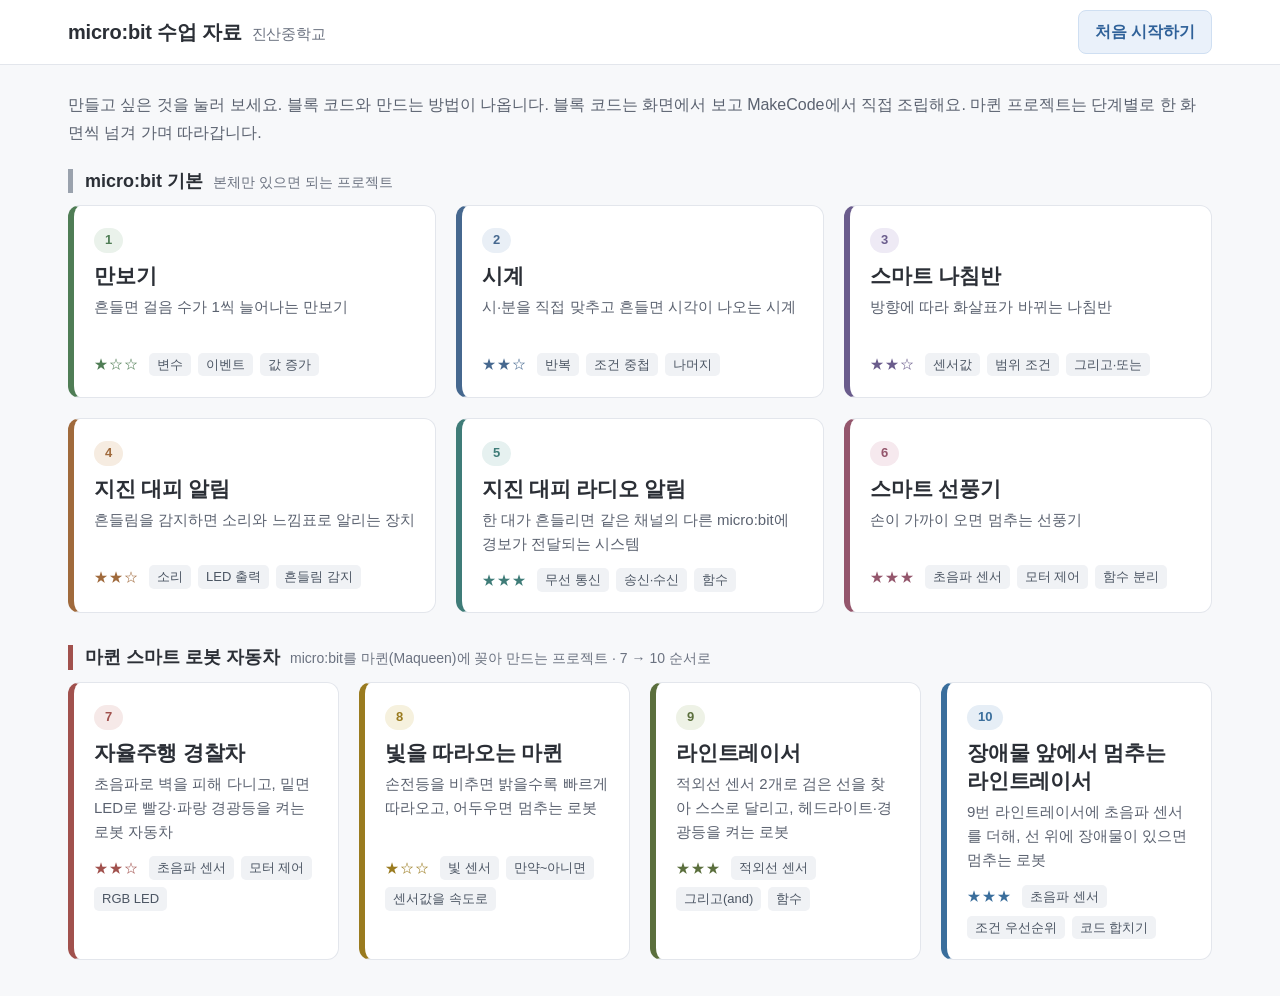
<file: index.html>
<!DOCTYPE html>
<html lang="ko">
<head>
<meta charset="utf-8">
<meta name="viewport" content="width=1200">
<title>micro:bit 수업 자료</title>
<meta name="description" content="micro:bit 코딩 수업에서 만든 10개 프로젝트의 블록 코드와 만드는 법. micro:bit 기본 6개 + 마퀸 로봇 자동차 4개">
<link rel="stylesheet" href="style.css">
</head>
<body>

<header class="site-header">
  <div class="wrap">
    <a class="site-title" href="index.html">micro:bit 수업 자료<span class="sub">진산중학교</span></a>
    <a class="header-link" href="step.html">처음 시작하기</a>
  </div>
</header>

<main class="home-main">
  <div class="wrap">
    <p class="home-lead">만들고 싶은 것을 눌러 보세요. 블록 코드와 만드는 방법이 나옵니다. 블록 코드는 화면에서 보고 MakeCode에서 직접 조립해요. 마퀸 프로젝트는 단계별로 한 화면씩 넘겨 가며 따라갑니다.</p>

    <h2 class="group-title">micro:bit 기본<span class="sub">본체만 있으면 되는 프로젝트</span></h2>
    <div class="card-grid">

      <a class="card c1" href="p1-pedometer.html">
        <span class="card-num">1</span>
        <h2 class="card-title">만보기</h2>
        <p class="card-desc">흔들면 걸음 수가 1씩 늘어나는 만보기</p>
        <p class="card-meta">
          <span class="level" aria-label="난이도 3단계 중 1단계">★☆☆</span>
          <span class="tag">변수</span>
          <span class="tag">이벤트</span>
          <span class="tag">값 증가</span>
        </p>
      </a>

      <a class="card c2" href="p2-clock.html">
        <span class="card-num">2</span>
        <h2 class="card-title">시계</h2>
        <p class="card-desc">시·분을 직접 맞추고 흔들면 시각이 나오는 시계</p>
        <p class="card-meta">
          <span class="level" aria-label="난이도 3단계 중 2단계">★★☆</span>
          <span class="tag">반복</span>
          <span class="tag">조건 중첩</span>
          <span class="tag">나머지</span>
        </p>
      </a>

      <a class="card c3" href="p3-compass.html">
        <span class="card-num">3</span>
        <h2 class="card-title">스마트 나침반</h2>
        <p class="card-desc">방향에 따라 화살표가 바뀌는 나침반</p>
        <p class="card-meta">
          <span class="level" aria-label="난이도 3단계 중 2단계">★★☆</span>
          <span class="tag">센서값</span>
          <span class="tag">범위 조건</span>
          <span class="tag">그리고·또는</span>
        </p>
      </a>

      <a class="card c4" href="p4-quake.html">
        <span class="card-num">4</span>
        <h2 class="card-title">지진 대피 알림</h2>
        <p class="card-desc">흔들림을 감지하면 소리와 느낌표로 알리는 장치</p>
        <p class="card-meta">
          <span class="level" aria-label="난이도 3단계 중 2단계">★★☆</span>
          <span class="tag">소리</span>
          <span class="tag">LED 출력</span>
          <span class="tag">흔들림 감지</span>
        </p>
      </a>

      <a class="card c5" href="p5-quake-radio.html">
        <span class="card-num">5</span>
        <h2 class="card-title">지진 대피 라디오 알림</h2>
        <p class="card-desc">한 대가 흔들리면 같은 채널의 다른 micro:bit에 경보가 전달되는 시스템</p>
        <p class="card-meta">
          <span class="level" aria-label="난이도 3단계 중 3단계">★★★</span>
          <span class="tag">무선 통신</span>
          <span class="tag">송신·수신</span>
          <span class="tag">함수</span>
        </p>
      </a>

      <a class="card c6" href="p6-fan.html">
        <span class="card-num">6</span>
        <h2 class="card-title">스마트 선풍기</h2>
        <p class="card-desc">손이 가까이 오면 멈추는 선풍기</p>
        <p class="card-meta">
          <span class="level" aria-label="난이도 3단계 중 3단계">★★★</span>
          <span class="tag">초음파 센서</span>
          <span class="tag">모터 제어</span>
          <span class="tag">함수 분리</span>
        </p>
      </a>

    </div>

    <h2 class="group-title group-title--maqueen">마퀸 스마트 로봇 자동차<span class="sub">micro:bit를 마퀸(Maqueen)에 꽂아 만드는 프로젝트 · 7 → 10 순서로</span></h2>
    <div class="card-grid card-grid--four">

      <a class="card c7" href="p7-maqueen-police.html">
        <span class="card-num">7</span>
        <h2 class="card-title">자율주행 경찰차</h2>
        <p class="card-desc">초음파로 벽을 피해 다니고, 밑면 LED로 빨강·파랑 경광등을 켜는 로봇 자동차</p>
        <p class="card-meta">
          <span class="level" aria-label="난이도 3단계 중 2단계">★★☆</span>
          <span class="tag">초음파 센서</span>
          <span class="tag">모터 제어</span>
          <span class="tag">RGB LED</span>
        </p>
      </a>

      <a class="card c8" href="p8-maqueen-light.html">
        <span class="card-num">8</span>
        <h2 class="card-title">빛을 따라오는 마퀸</h2>
        <p class="card-desc">손전등을 비추면 밝을수록 빠르게 따라오고, 어두우면 멈추는 로봇</p>
        <p class="card-meta">
          <span class="level" aria-label="난이도 3단계 중 1단계">★☆☆</span>
          <span class="tag">빛 센서</span>
          <span class="tag">만약~아니면</span>
          <span class="tag">센서값을 속도로</span>
        </p>
      </a>

      <a class="card c9" href="p9-maqueen-line.html">
        <span class="card-num">9</span>
        <h2 class="card-title">라인트레이서</h2>
        <p class="card-desc">적외선 센서 2개로 검은 선을 찾아 스스로 달리고, 헤드라이트·경광등을 켜는 로봇</p>
        <p class="card-meta">
          <span class="level" aria-label="난이도 3단계 중 3단계">★★★</span>
          <span class="tag">적외선 센서</span>
          <span class="tag">그리고(and)</span>
          <span class="tag">함수</span>
        </p>
      </a>

      <a class="card c10" href="p10-maqueen-line-stop.html">
        <span class="card-num">10</span>
        <h2 class="card-title">장애물 앞에서 멈추는 라인트레이서</h2>
        <p class="card-desc">9번 라인트레이서에 초음파 센서를 더해, 선 위에 장애물이 있으면 멈추는 로봇</p>
        <p class="card-meta">
          <span class="level" aria-label="난이도 3단계 중 3단계">★★★</span>
          <span class="tag">초음파 센서</span>
          <span class="tag">조건 우선순위</span>
          <span class="tag">코드 합치기</span>
        </p>
      </a>

    </div>
  </div>
</main>

<script src="script.js"></script>
</body>
</html>
</file>
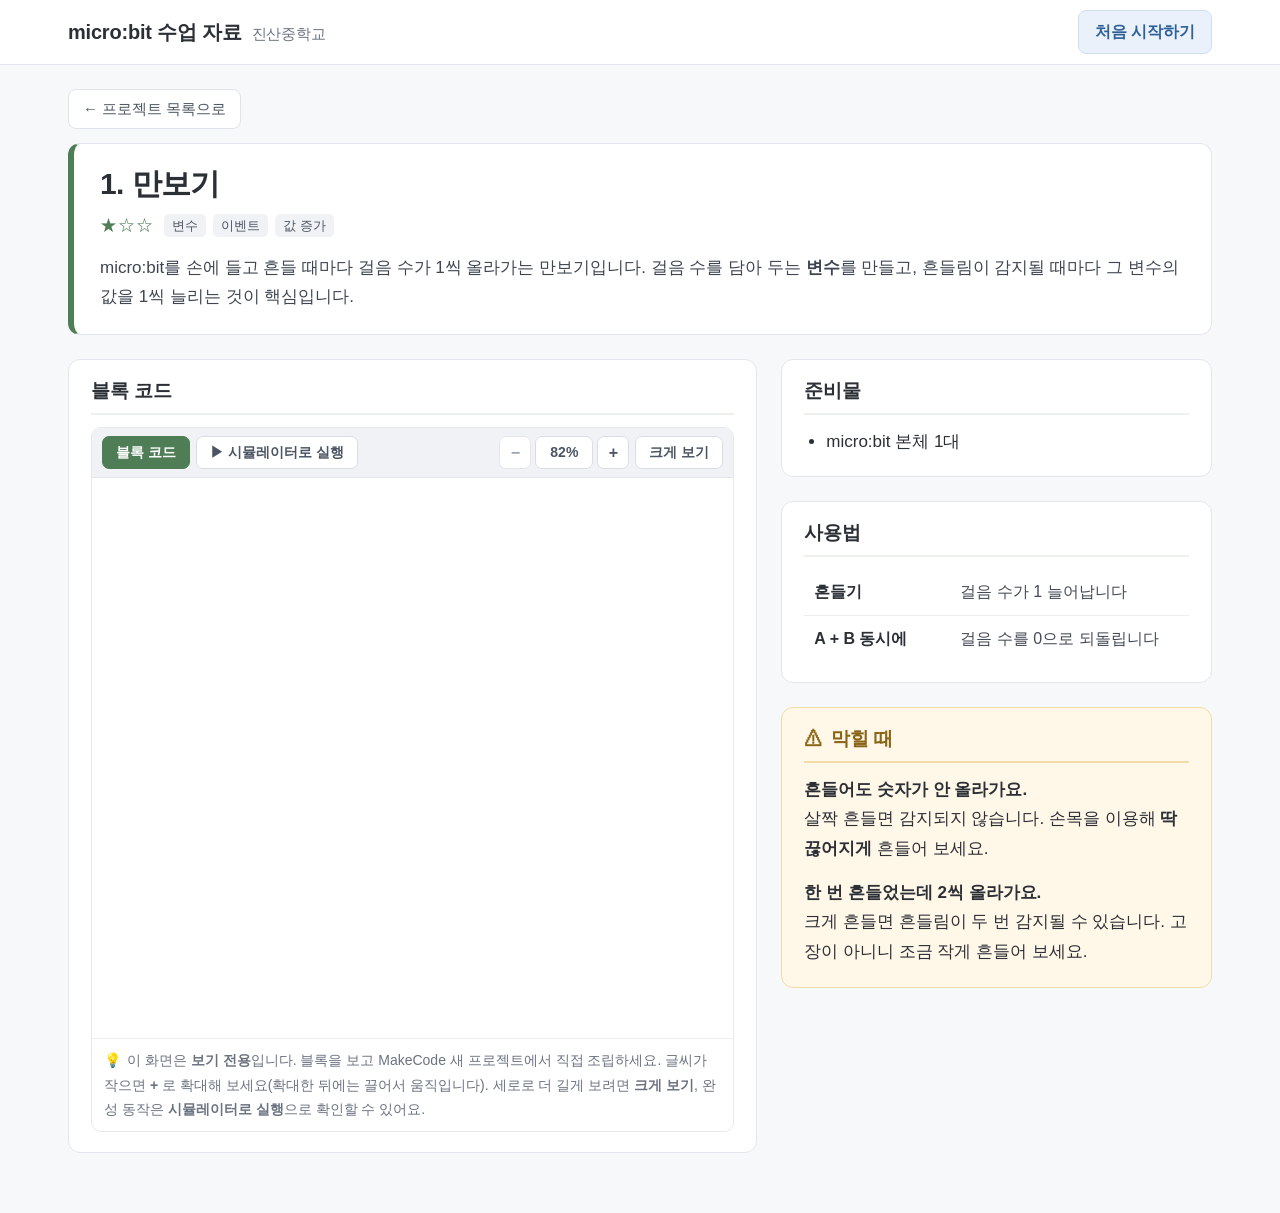
<file: p1-pedometer.html>
<!DOCTYPE html>
<html lang="ko">
<head>
<meta charset="utf-8">
<meta name="viewport" content="width=1200">
<title>만보기 — micro:bit 수업 자료</title>
<link rel="stylesheet" href="style.css">
</head>
<body>

<header class="site-header">
  <div class="wrap">
    <a class="site-title" href="index.html">micro:bit 수업 자료<span class="sub">진산중학교</span></a>
    <a class="header-link" href="step.html">처음 시작하기</a>
  </div>
</header>

<main class="detail-main c1">
  <div class="wrap">

    <p class="crumb"><a href="index.html">← 프로젝트 목록으로</a></p>

    <!-- 1. 무엇을 만드나 — 상단 전체 폭 -->
    <div class="page-head">
      <h1>1. 만보기</h1>
      <p class="head-meta">
        <span class="level" aria-label="난이도 3단계 중 1단계">★☆☆</span>
        <span class="tag">변수</span>
        <span class="tag">이벤트</span>
        <span class="tag">값 증가</span>
      </p>
      <p>micro:bit를 손에 들고 흔들 때마다 걸음 수가 1씩 올라가는 만보기입니다.
         걸음 수를 담아 두는 <strong>변수</strong>를 만들고, 흔들림이 감지될 때마다
         그 변수의 값을 1씩 늘리는 것이 핵심입니다.</p>
    </div>

    <div class="layout">

      <!-- 4. 블록 코드 — 왼쪽, 크게 -->
      <div class="col-code">
        <section class="box">
          <h2>블록 코드</h2>
          <div class="mc" data-share="S42237-66411-94332-88319" data-size="760x182" data-name="만보기">
            <div class="mc-tabs" role="tablist">
            <button class="mc-tab is-on" type="button" role="tab" aria-selected="true" data-mc-view="blocks">블록 코드</button>
            <button class="mc-tab" type="button" role="tab" aria-selected="false" data-mc-view="sim">▶ 시뮬레이터로 실행</button>
            <span class="mc-spacer"></span>
            <button class="mc-tab" type="button" data-mc-tall>크게 보기</button>
            </div>
            <div class="mc-frame">
              <iframe data-view="blocks" src="https://makecode.microbit.org/---codeembed#pub:S42237-66411-94332-88319" title="만보기 블록 코드" loading="lazy" tabindex="-1" sandbox="allow-scripts allow-same-origin"></iframe>
            </div>
            <p class="mc-tip">이 화면은 <strong>보기 전용</strong>입니다. 블록을 보고 MakeCode 새 프로젝트에서 직접 조립하세요. 글씨가 작으면 <strong>+</strong> 로 확대해 보세요(확대한 뒤에는 끌어서 움직입니다). 세로로 더 길게 보려면 <strong>크게 보기</strong>, 완성 동작은 <strong>시뮬레이터로 실행</strong>으로 확인할 수 있어요.</p>
            <figure class="shot print-only">
            <img src="images/pedometer.png" loading="lazy"
                 alt="만보기 블록 코드. 시작하면 숫자 0을 출력하고, 흔들림이 감지될 때 걸음수 값을 1 증가시킨 뒤 걸음수를 출력하며, A+B 버튼을 누르면 걸음수에 0을 저장하고 0을 출력한다.">
            <figcaption>인쇄용 블록 코드 그림</figcaption>
          </figure>
          </div>

        </section>
      </div>

      <div class="col-info">

        <!-- 2. 준비물 — 오른쪽 -->
        <section class="box">
          <h2>준비물</h2>
          <ul>
            <li>micro:bit 본체 1대</li>
          </ul>
        </section>

        <!-- 5. 사용법 — 오른쪽 -->
        <section class="box">
          <h2>사용법</h2>
          <table class="controls">
            <tbody>
              <tr>
                <th>흔들기</th>
                <td>걸음 수가 1 늘어납니다</td>
              </tr>
              <tr>
                <th>A + B 동시에</th>
                <td>걸음 수를 0으로 되돌립니다</td>
              </tr>
            </tbody>
          </table>
        </section>

        <!-- 6. 막힐 때 — 오른쪽 -->
        <section class="box box--note">
          <h2>막힐 때</h2>
          <p><strong>흔들어도 숫자가 안 올라가요.</strong><br>
             살짝 흔들면 감지되지 않습니다. 손목을 이용해 <strong>딱 끊어지게</strong> 흔들어 보세요.</p>
          <p><strong>한 번 흔들었는데 2씩 올라가요.</strong><br>
             크게 흔들면 흔들림이 두 번 감지될 수 있습니다. 고장이 아니니 조금 작게 흔들어 보세요.</p>
        </section>

      </div>
    </div>

  </div>
</main>

<script src="script.js"></script>
</body>
</html>
</file>
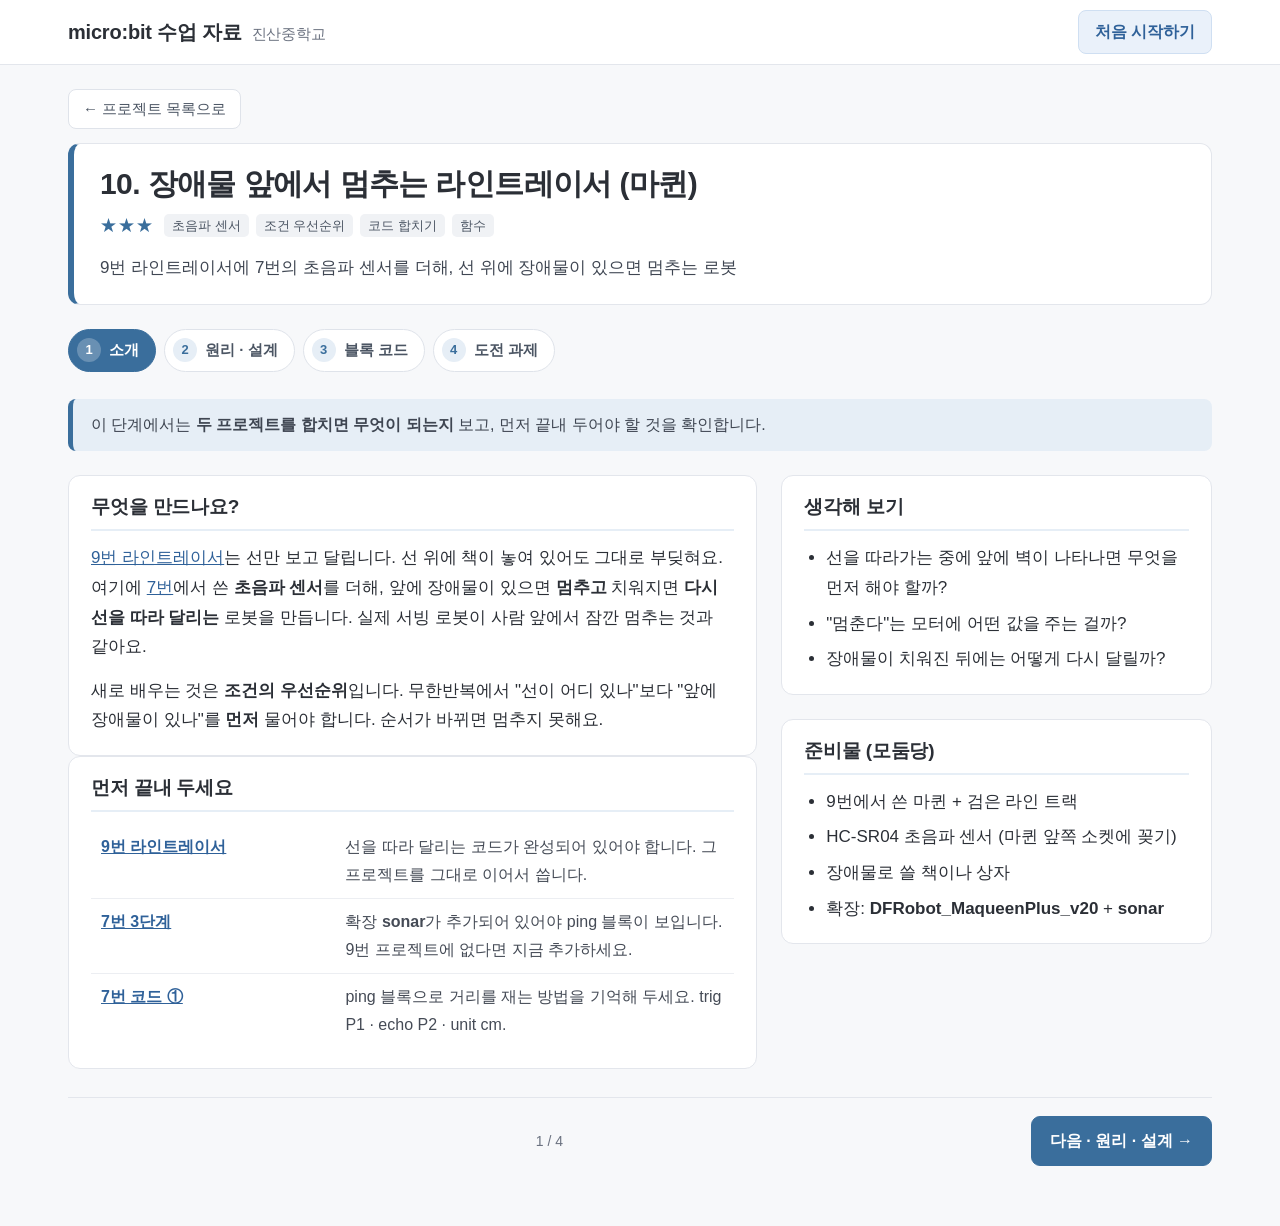
<file: p10-maqueen-line-stop.html>
<!DOCTYPE html>
<html lang="ko">
<head>
<meta charset="utf-8">
<meta name="viewport" content="width=1200">
<title>장애물 앞에서 멈추는 라인트레이서 — micro:bit 수업 자료</title>
<link rel="stylesheet" href="style.css">
</head>
<body>

<header class="site-header">
  <div class="wrap">
    <a class="site-title" href="index.html">micro:bit 수업 자료<span class="sub">진산중학교</span></a>
    <a class="header-link" href="step.html">처음 시작하기</a>
  </div>
</header>

<main class="detail-main c10">
  <div class="wrap">

    <p class="crumb"><a href="index.html">← 프로젝트 목록으로</a></p>

    <div class="page-head">
      <h1>10. 장애물 앞에서 멈추는 라인트레이서 (마퀸)</h1>
      <p class="head-meta">
        <span class="level" aria-label="난이도 3단계 중 3단계">★★★</span>
        <span class="tag">초음파 센서</span>
        <span class="tag">조건 우선순위</span>
        <span class="tag">코드 합치기</span>
        <span class="tag">함수</span>
      </p>
      <p>9번 라인트레이서에 7번의 초음파 센서를 더해, 선 위에 장애물이 있으면 멈추는 로봇</p>
    </div>

    <!-- ===== 1단계 소개 ===== -->
    <section class="step" id="s1" data-title="소개">
      <p class="step-lead">이 단계에서는 <strong>두 프로젝트를 합치면 무엇이 되는지</strong> 보고, 먼저 끝내 두어야 할 것을 확인합니다.</p>

      <div class="layout">
        <div class="col-code">
          <section class="box">
            <h2>무엇을 만드나요?</h2>
            <p><a href="p9-maqueen-line.html">9번 라인트레이서</a>는 선만 보고 달립니다. 선 위에 책이 놓여 있어도 그대로 부딪혀요.
               여기에 <a href="p7-maqueen-police.html">7번</a>에서 쓴 <strong>초음파 센서</strong>를 더해,
               앞에 장애물이 있으면 <strong>멈추고</strong> 치워지면 <strong>다시 선을 따라 달리는</strong> 로봇을 만듭니다.
               실제 서빙 로봇이 사람 앞에서 잠깐 멈추는 것과 같아요.</p>
            <p>새로 배우는 것은 <strong>조건의 우선순위</strong>입니다. 무한반복에서 "선이 어디 있나"보다
               "앞에 장애물이 있나"를 <strong>먼저</strong> 물어야 합니다. 순서가 바뀌면 멈추지 못해요.</p>
          </section>
          <section class="box">
            <h2>먼저 끝내 두세요</h2>
            <table class="controls">
              <tbody>
                <tr><th><a href="p9-maqueen-line.html">9번 라인트레이서</a></th><td>선을 따라 달리는 코드가 완성되어 있어야 합니다. 그 프로젝트를 그대로 이어서 씁니다.</td></tr>
                <tr><th><a href="p7-maqueen-police.html#s3">7번 3단계</a></th><td>확장 <strong>sonar</strong>가 추가되어 있어야 ping 블록이 보입니다. 9번 프로젝트에 없다면 지금 추가하세요.</td></tr>
                <tr><th><a href="p7-maqueen-police.html#s4">7번 코드 ①</a></th><td>ping 블록으로 거리를 재는 방법을 기억해 두세요. trig P1 · echo P2 · unit cm.</td></tr>
              </tbody>
            </table>
          </section>
        </div>
        <div class="col-info">
          <section class="box">
            <h2>생각해 보기</h2>
            <ul>
              <li>선을 따라가는 중에 앞에 벽이 나타나면 무엇을 먼저 해야 할까?</li>
              <li>"멈춘다"는 모터에 어떤 값을 주는 걸까?</li>
              <li>장애물이 치워진 뒤에는 어떻게 다시 달릴까?</li>
            </ul>
          </section>
          <section class="box">
            <h2>준비물 (모둠당)</h2>
            <ul>
              <li>9번에서 쓴 마퀸 + 검은 라인 트랙</li>
              <li>HC-SR04 초음파 센서 (마퀸 앞쪽 소켓에 꽂기)</li>
              <li>장애물로 쓸 책이나 상자</li>
              <li>확장: <strong>DFRobot_MaqueenPlus_v20</strong> + <strong>sonar</strong></li>
            </ul>
          </section>
        </div>
      </div>
    </section>

    <!-- ===== 2단계 원리 ===== -->
    <section class="step" id="s2" data-title="원리 · 설계">
      <p class="step-lead">이 단계에서는 무한반복 안의 <strong>판단 순서</strong>를 정하고, 새로 만들 <strong>정지</strong> 함수를 설계합니다.</p>

      <section class="box box--full">
        <h2>무한반복 한 바퀴에서 일어나는 일</h2>
        <ol class="flow">
          <li><strong>① 거리 재기</strong>ping 블록으로 앞쪽 거리(cm)를 변수 <strong>거리</strong>에 저장</li>
          <li><strong>② 장애물 먼저 확인</strong>만약 <strong>거리 &lt; 14</strong> 이면 → 함수호출 <strong>정지</strong></li>
          <li><strong>③ 아니면 선 판단</strong>9번과 똑같이 센서 값 조합으로 라인위 · 왼쪽이탈 · 오른쪽이탈 · 경로이탈</li>
          <li><strong>④ 다시 처음으로</strong>장애물이 치워지면 ②가 거짓이 되어 자연스럽게 ③으로 돌아옴</li>
        </ol>
        <p style="margin-top:12px">②와 ③은 <strong>만약 ~ 이면 / 아니면</strong> 하나로 묶습니다.
           장애물이 있을 때는 선 판단을 <strong>아예 하지 않는 것</strong>이 포인트예요. 그래서 "아니면" 안에 9번의 판단을 통째로 넣습니다.</p>
      </section>

      <div class="layout">
        <div class="col-code">
          <section class="box">
            <h2>새 함수: 정지</h2>
            <table class="controls">
              <tbody>
                <tr><th>정지</th><td>모든 모터 속도 <strong>0</strong> · P8 0, P12 0 (헤드라이트 끄기)</td></tr>
              </tbody>
            </table>
            <p style="margin-top:12px">9번의 함수 4개는 그대로 두고 <strong>정지</strong>만 하나 더 만듭니다.
               "동작은 함수에서" 규칙을 지키면 무한반복이 지저분해지지 않아요.</p>
          </section>
        </div>
        <div class="col-info">
          <section class="box">
            <h2>핀 배치</h2>
            <table class="controls">
              <tbody>
                <tr><th>P1 / P2</th><td>초음파 Trig / Echo (7번과 같음)</td></tr>
                <tr><th>P13 / P14</th><td>왼쪽 / 오른쪽 적외선 센서</td></tr>
                <tr><th>P8 / P12</th><td>헤드라이트 왼쪽 / 오른쪽</td></tr>
                <tr><th>P15</th><td>밑면 RGB LED (경광등)</td></tr>
              </tbody>
            </table>
          </section>
        </div>
      </div>
    </section>

    <!-- ===== 3단계 블록 코드 ===== -->
    <section class="step" id="s3" data-title="블록 코드">
      <p class="step-lead">이 단계에서는 9번 프로젝트에 <strong>정지 함수 + 거리 재기 + 만약/아니면 한 겹</strong>을 더해 완성합니다.</p>

      <section class="box">
        <h2>블록 코드 — 장애물 앞에서 정지</h2>
        <div class="mc" data-share="S73289-18795-64652-21315" data-size="2343x1416" data-name="라인트레이서 장애물 정지">
          <div class="mc-tabs">
            <span class="mc-label">블록 코드<span class="sub">보기 전용</span></span>
            <span class="mc-spacer"></span>
            <button class="mc-tab" type="button" data-mc-tall>크게 보기</button>
          </div>
          <div class="mc-frame">
            <iframe data-view="blocks" src="https://makecode.microbit.org/---codeembed#pub:S73289-18795-64652-21315" title="라인트레이서 장애물 정지 블록 코드" loading="lazy" tabindex="-1" sandbox="allow-scripts allow-same-origin"></iframe>
          </div>
          <p class="mc-tip">이 화면은 보기 전용입니다. 9번 코드와 비교해 <strong>달라진 곳</strong>(정지 함수, 무한반복 맨 위의 ping, 바깥쪽 만약/아니면)만 찾아 추가하세요. 코드가 넓으니 <strong>+</strong> 로 확대해 끌어서 보면 편해요.</p>
        </div>
      </section>

      <div class="layout">
        <div class="col-code">
          <section class="box">
            <h2>만드는 순서</h2>
            <ol class="steps">
              <li><strong>9번 프로젝트 열기 + sonar 확장 추가</strong>
                MakeCode 홈에서 9번 프로젝트를 열고, 고급 → 확장 → <strong>sonar</strong>를 추가합니다.</li>
              <li><strong>정지 함수 만들기</strong>
                고급 → 함수 → 함수 만들기 → 이름 <strong>정지</strong>. 안에 모든 모터 속도 0, P8 · P12 디지털 값 출력 0.</li>
              <li><strong>무한반복 맨 위에 거리 재기</strong>
                <strong>거리에 ping trig P1 echo P2 unit cm 저장</strong>을 (경광등 블록이 있다면 그 아래, 선 판단 만약 위에) 넣습니다. 변수 "거리"는 새로 만들어요.</li>
              <li><strong>바깥쪽 만약/아니면 씌우기</strong>
                새 <strong>만약 거리 &lt; 14 이면 / 아니면</strong> 블록을 놓고, 이면 안에 <strong>함수호출 정지</strong>,
                <strong>아니면</strong> 안에는 9번의 선 판단 만약 덩어리를 통째로 끌어 넣습니다.</li>
              <li><strong>테스트</strong>
                다운로드 → 선 위에서 출발 → 선 위에 책을 놓아 보세요. 멈췄다가, 책을 치우면 다시 달리면 성공!</li>
            </ol>
            <p style="margin-top:12px"><strong>블록 찾는 곳</strong> — Sonar → ping | 변수 → "거리" 만들기 | 논리 → 만약~이면/아니면, 비교(&lt;) |
               고급 → 함수 → 함수 만들기, 함수호출 | MaqueenPlusV2&amp;V3 → 모터 블록</p>
          </section>
        </div>
        <div class="col-info">
          <section class="box">
            <h2>내 코드 점검 체크리스트</h2>
            <ul>
              <li>ping 블록이 선 판단 <strong>위</strong>에 있나요? (거리를 먼저 재야 비교할 수 있어요)</li>
              <li>바깥쪽 만약의 조건이 <strong>거리 &lt; 14</strong>인가요?</li>
              <li>9번의 만약 4개가 모두 <strong>아니면</strong> 안에 들어갔나요?</li>
              <li>정지 함수 안 모터 속도가 <strong>0</strong>인가요?</li>
            </ul>
          </section>
          <section class="box box--note">
            <h2>막힐 때</h2>
            <p><strong>장애물이 있어도 안 멈춰요.</strong><br>
               ping 블록의 P1 / P2 · unit cm를 확인하고, 초음파 센서가 앞을 향하는지 보세요. 조건값 14를 20으로 키워 보세요.</p>
            <p><strong>멈춘 뒤 다시 안 달려요.</strong><br>
               정지 함수 안에 "일시중지"나 "무한반복"이 들어가 있지 않은지 확인하세요. 정지는 속도 0만 주고 바로 끝나야 해요.</p>
            <p><strong>선을 따라가다 자꾸 멈춰요.</strong><br>
               트랙 옆에 벽이나 책상 다리가 가까이 있지 않나요? 조건값 14를 8 정도로 낮추세요.</p>
            <p><strong>ping 블록이 없어요.</strong><br>
               sonar 확장을 이 프로젝트에도 추가해야 합니다. <a href="p7-maqueen-police.html#s3">7번 3단계</a> 참고.</p>
          </section>
        </div>
      </div>
    </section>

    <!-- ===== 4단계 도전 ===== -->
    <section class="step" id="s4" data-title="도전 과제">
      <p class="step-lead">완성했다면 <strong>멈추는 대신 다른 일</strong>을 시켜 보세요. 아래에 심화 예시 코드가 하나 더 있어요.</p>

      <section class="box box--full">
        <h2>도전 과제</h2>
        <div class="challenges">
          <div><strong>경적 울리기</strong>정지 함수 안에 음악 → "음 재생"을 넣어 장애물 앞에서 소리 내기.</div>
          <div><strong>거리 표시</strong>정지 함수에서 "숫자 출력 거리"로 장애물까지의 거리를 화면에 보여 주기.</div>
          <div><strong>기다렸다 후진</strong>정지 대신 1초 기다린 뒤 잠깐 후진해서 거리를 벌려 보기.</div>
          <div><strong>선을 놓치면 자율주행</strong>경로이탈 대신 7번의 자율주행 함수를 부르면? → 아래 심화 예시</div>
        </div>
      </section>

      <div class="layout">
        <div class="col-code">
          <section class="box">
            <h2>심화 예시 — 선을 놓치면 자율주행으로 바꾸기</h2>
            <p>두 센서가 모두 1(흰색)일 때 <strong>경로이탈</strong> 대신 <strong>자율주행_경찰차</strong> 함수를 부릅니다.
               그러면 선을 놓친 마퀸이 7번처럼 벽을 피하며 돌아다녀요. 경로이탈 함수는 남아 있지만 쓰이지 않습니다.</p>
            <div class="mc" data-share="S75164-37951-78859-74104" data-size="2344x1558" data-name="라인트레이서 자율주행 전환">
              <div class="mc-tabs">
                <span class="mc-label">블록 코드<span class="sub">보기 전용</span></span>
                <span class="mc-spacer"></span>
                <button class="mc-tab" type="button" data-mc-tall>크게 보기</button>
              </div>
              <div class="mc-frame">
                <iframe data-view="blocks" src="https://makecode.microbit.org/---codeembed#pub:S75164-37951-78859-74104" title="라인트레이서 자율주행 전환 블록 코드" loading="lazy" tabindex="-1" sandbox="allow-scripts allow-same-origin"></iframe>
              </div>
              <p class="mc-tip">이 화면은 보기 전용입니다. <strong>자율주행_경찰차</strong> 함수 안은 <a href="p7-maqueen-police.html#s5">7번 코드 ②</a>의 무한반복 내용과 같아요.</p>
            </div>
          </section>
        </div>
        <div class="col-info">
          <section class="box">
            <h2>심화 예시 만드는 순서</h2>
            <ol class="steps">
              <li><strong>자율주행_경찰차 함수 만들기</strong>
                7번 코드 ②의 무한반복 안 내용(경광등 + ping + 만약 2개)을 그대로 함수 안에 넣습니다.</li>
              <li><strong>경로이탈 자리 바꾸기</strong>
                P13 = 1 그리고 P14 = 1 조건 안의 "함수호출 경로이탈"을 "함수호출 자율주행_경찰차"로 바꿉니다.</li>
              <li><strong>테스트</strong>
                트랙 끝에서 선이 끊기게 만들어 두고, 선을 놓친 뒤 벽을 피해 다니는지 보세요.</li>
            </ol>
          </section>
          <section class="box">
            <h2>생각해 보기</h2>
            <p>자율주행 중에 다시 선을 만나면 어떻게 될까요? 센서 값이 0이 되는 순간 어느 만약이 참이 될지 따라가 보세요.</p>
          </section>
        </div>
      </div>
    </section>

  </div>
</main>

<script src="script.js"></script>
</body>
</html>
</file>
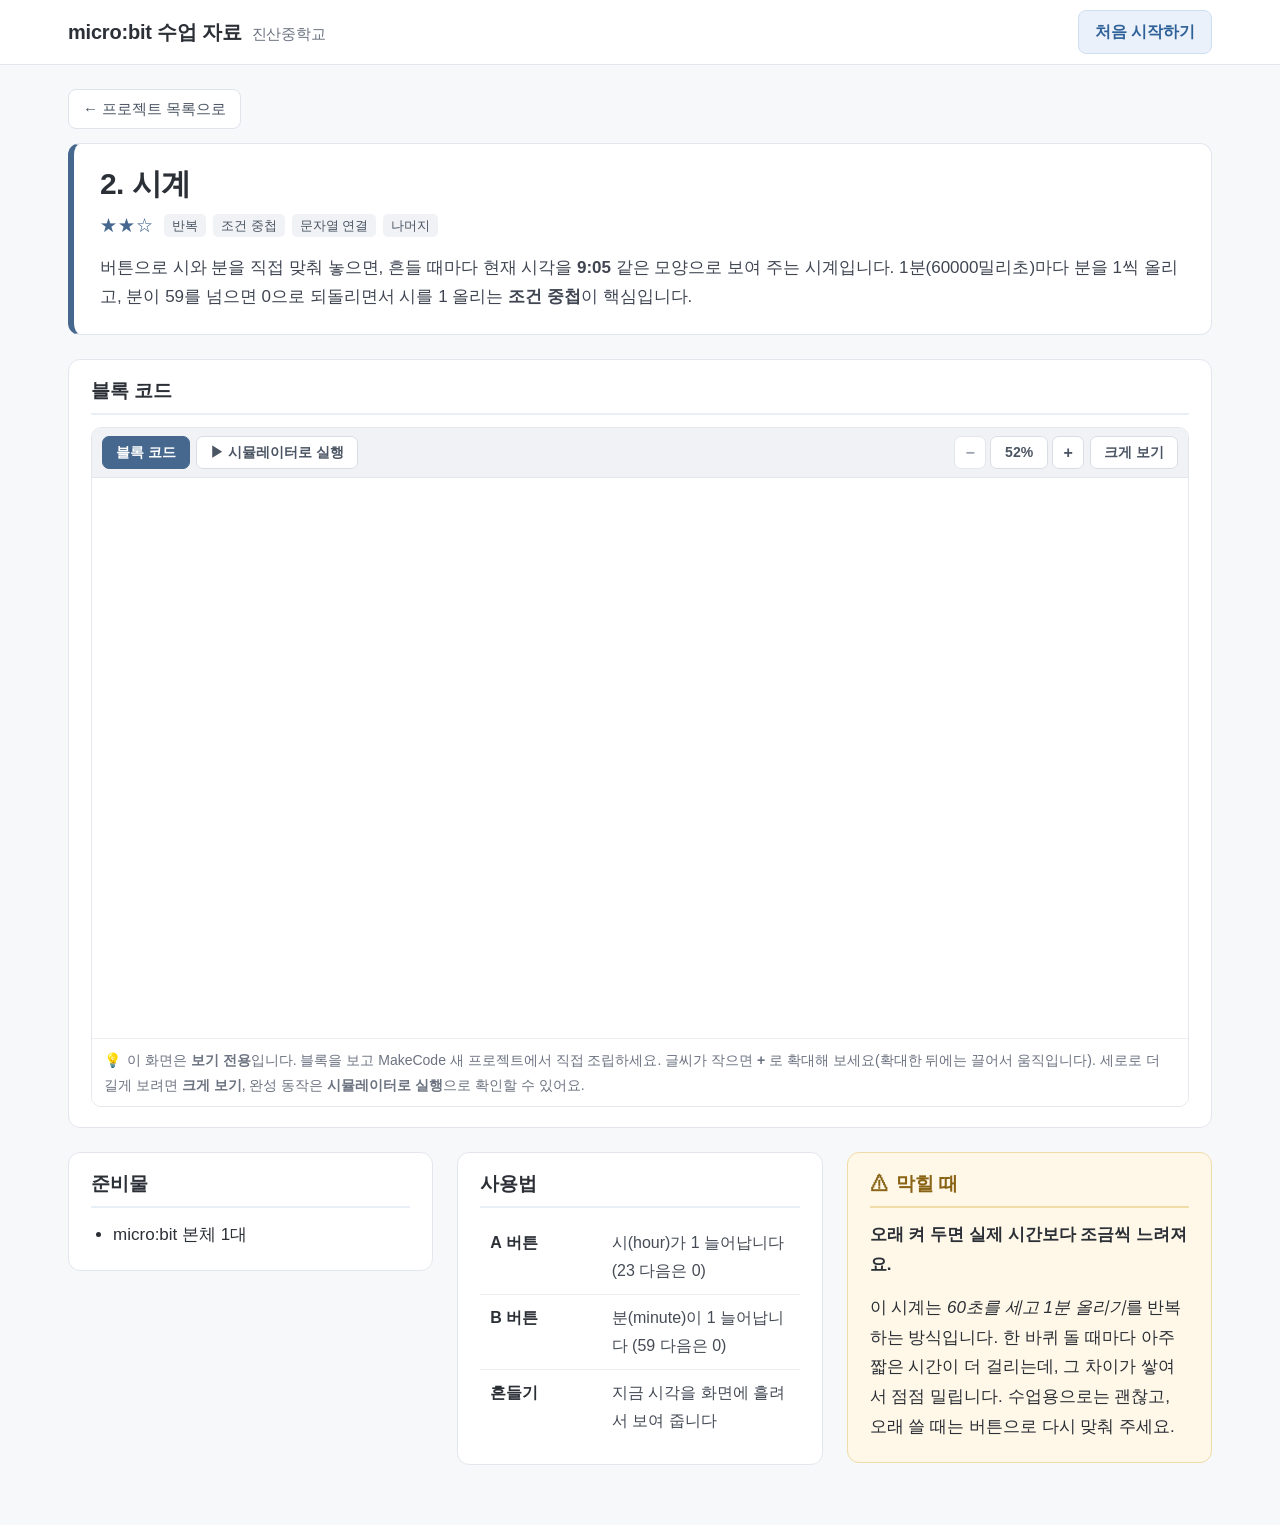
<file: p2-clock.html>
<!DOCTYPE html>
<html lang="ko">
<head>
<meta charset="utf-8">
<meta name="viewport" content="width=1200">
<title>시계 — micro:bit 수업 자료</title>
<link rel="stylesheet" href="style.css">
</head>
<body>

<header class="site-header">
  <div class="wrap">
    <a class="site-title" href="index.html">micro:bit 수업 자료<span class="sub">진산중학교</span></a>
    <a class="header-link" href="step.html">처음 시작하기</a>
  </div>
</header>

<main class="detail-main c2">
  <div class="wrap">

    <p class="crumb"><a href="index.html">← 프로젝트 목록으로</a></p>

    <!-- 1. 무엇을 만드나 -->
    <div class="page-head">
      <h1>2. 시계</h1>
      <p class="head-meta">
        <span class="level" aria-label="난이도 3단계 중 2단계">★★☆</span>
        <span class="tag">반복</span>
        <span class="tag">조건 중첩</span>
        <span class="tag">문자열 연결</span>
        <span class="tag">나머지</span>
      </p>
      <p>버튼으로 시와 분을 직접 맞춰 놓으면, 흔들 때마다 현재 시각을 <strong>9:05</strong> 같은 모양으로
         보여 주는 시계입니다. 1분(60000밀리초)마다 분을 1씩 올리고, 분이 59를 넘으면 0으로 되돌리면서
         시를 1 올리는 <strong>조건 중첩</strong>이 핵심입니다.</p>
    </div>

    <!-- 가로로 넓은 이미지 -> 2단을 무시하고 전체 폭 -->
    <div class="layout layout--wide">

      <!-- 4. 블록 코드 -->
      <div class="col-code">
        <section class="box">
          <h2>블록 코드</h2>
          <div class="mc" data-share="S06619-89840-76762-78245" data-size="1546x1076" data-name="시계">
            <div class="mc-tabs" role="tablist">
            <button class="mc-tab is-on" type="button" role="tab" aria-selected="true" data-mc-view="blocks">블록 코드</button>
            <button class="mc-tab" type="button" role="tab" aria-selected="false" data-mc-view="sim">▶ 시뮬레이터로 실행</button>
            <span class="mc-spacer"></span>
            <button class="mc-tab" type="button" data-mc-tall>크게 보기</button>
            </div>
            <div class="mc-frame">
              <iframe data-view="blocks" src="https://makecode.microbit.org/---codeembed#pub:S06619-89840-76762-78245" title="시계 블록 코드" loading="lazy" tabindex="-1" sandbox="allow-scripts allow-same-origin"></iframe>
            </div>
            <p class="mc-tip">이 화면은 <strong>보기 전용</strong>입니다. 블록을 보고 MakeCode 새 프로젝트에서 직접 조립하세요. 글씨가 작으면 <strong>+</strong> 로 확대해 보세요(확대한 뒤에는 끌어서 움직입니다). 세로로 더 길게 보려면 <strong>크게 보기</strong>, 완성 동작은 <strong>시뮬레이터로 실행</strong>으로 확인할 수 있어요.</p>
            <figure class="shot print-only">
            <img src="images/clock.png" loading="lazy"
                 alt="시계 블록 코드. 시작하면 ampm·adjust·time·minutes·hours 변수를 초기화한다. 무한반복에서 60000밀리초 일시중지 후, minutes가 59보다 작으면 1 증가시키고 아니면 0으로 되돌리며 hours를 1 증가시킨다. A 버튼은 hours를, B 버튼은 minutes를 1씩 올린다. 흔들림이 감지되면 hours와 minutes를 문자열로 연결해 시:분 형태로 출력한다.">
            <figcaption>인쇄용 블록 코드 그림</figcaption>
          </figure>
          </div>

        </section>
      </div>

      <div class="col-info">

        <!-- 2. 준비물 -->
        <section class="box">
          <h2>준비물</h2>
          <ul>
            <li>micro:bit 본체 1대</li>
          </ul>
        </section>

        <!-- 5. 사용법 -->
        <section class="box">
          <h2>사용법</h2>
          <table class="controls">
            <tbody>
              <tr><th>A 버튼</th><td>시(hour)가 1 늘어납니다 (23 다음은 0)</td></tr>
              <tr><th>B 버튼</th><td>분(minute)이 1 늘어납니다 (59 다음은 0)</td></tr>
              <tr><th>흔들기</th><td>지금 시각을 화면에 흘려서 보여 줍니다</td></tr>
            </tbody>
          </table>
        </section>

        <!-- 6. 막힐 때 -->
        <!-- TODO(미확정): 이 지연을 설명으로 안내할지, running time 기반으로 코드를 고칠지 확정 필요.
             코드를 고치면 images/clock.png 도 다시 캡처해야 합니다.
             지금은 요청서대로 "설명으로 안내" 상태입니다. -->
        <section class="box box--note">
          <h2>막힐 때</h2>
          <p><strong>오래 켜 두면 실제 시간보다 조금씩 느려져요.</strong></p>
          <p>이 시계는 <em>60초를 세고 1분 올리기</em>를 반복하는 방식입니다.
             한 바퀴 돌 때마다 아주 짧은 시간이 더 걸리는데, 그 차이가 쌓여서 점점 밀립니다.
             수업용으로는 괜찮고, 오래 쓸 때는 버튼으로 다시 맞춰 주세요.</p>
        </section>

      </div>
    </div>

  </div>
</main>

<script src="script.js"></script>
</body>
</html>
</file>
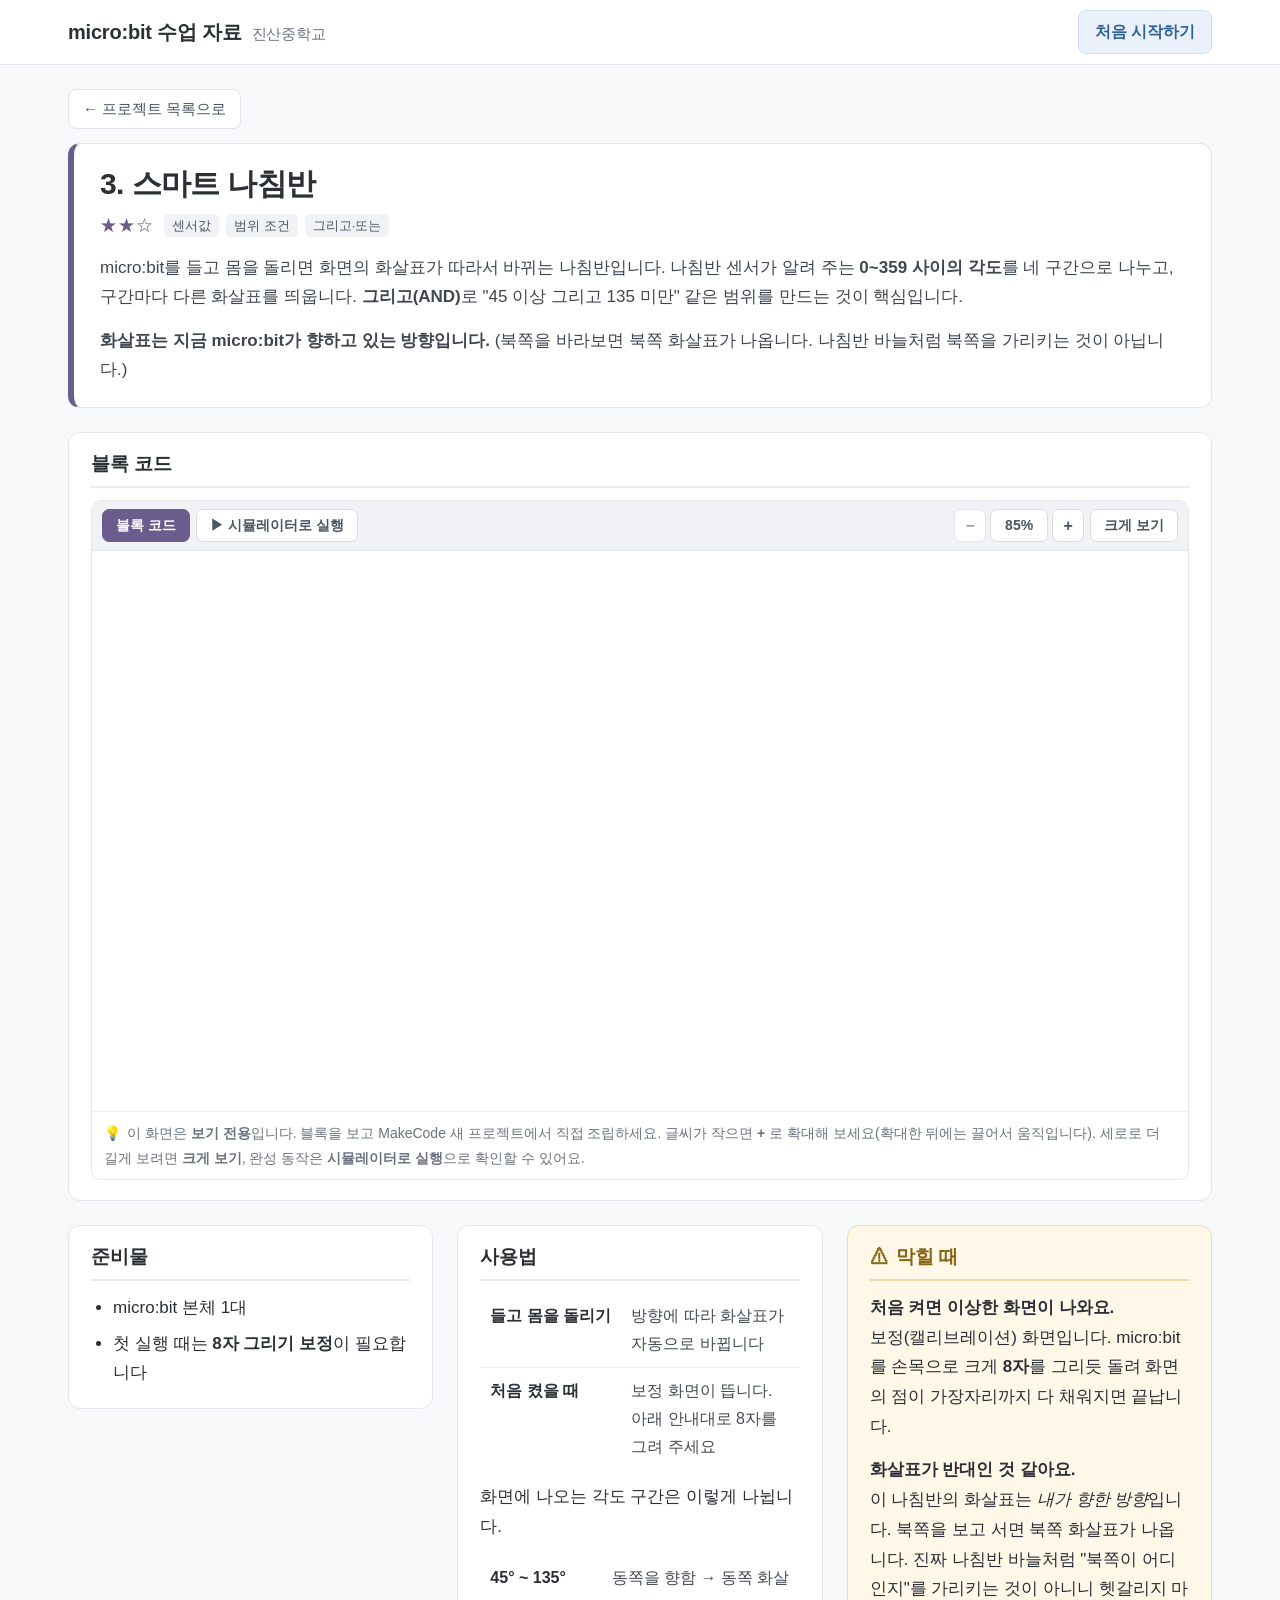
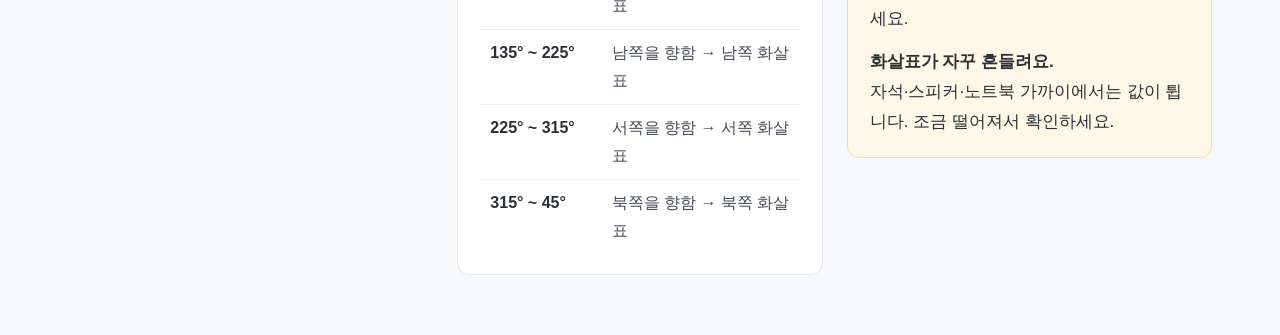
<file: p3-compass.html>
<!DOCTYPE html>
<html lang="ko">
<head>
<meta charset="utf-8">
<meta name="viewport" content="width=1200">
<title>스마트 나침반 — micro:bit 수업 자료</title>
<link rel="stylesheet" href="style.css">
</head>
<body>

<header class="site-header">
  <div class="wrap">
    <a class="site-title" href="index.html">micro:bit 수업 자료<span class="sub">진산중학교</span></a>
    <a class="header-link" href="step.html">처음 시작하기</a>
  </div>
</header>

<main class="detail-main c3">
  <div class="wrap">

    <p class="crumb"><a href="index.html">← 프로젝트 목록으로</a></p>

    <!-- 1. 무엇을 만드나 -->
    <div class="page-head">
      <h1>3. 스마트 나침반</h1>
      <p class="head-meta">
        <span class="level" aria-label="난이도 3단계 중 2단계">★★☆</span>
        <span class="tag">센서값</span>
        <span class="tag">범위 조건</span>
        <span class="tag">그리고·또는</span>
      </p>
      <p>micro:bit를 들고 몸을 돌리면 화면의 화살표가 따라서 바뀌는 나침반입니다.
         나침반 센서가 알려 주는 <strong>0~359 사이의 각도</strong>를 네 구간으로 나누고,
         구간마다 다른 화살표를 띄웁니다. <strong>그리고(AND)</strong>로 "45 이상 그리고 135 미만" 같은
         범위를 만드는 것이 핵심입니다.</p>
      <p><strong>화살표는 지금 micro:bit가 향하고 있는 방향입니다.</strong>
         (북쪽을 바라보면 북쪽 화살표가 나옵니다. 나침반 바늘처럼 북쪽을 가리키는 것이 아닙니다.)</p>
    </div>

    <!-- 블록이 가로로 길어 2단에서는 글씨를 읽을 수 없다 -> 전체 폭 -->
    <div class="layout layout--wide">

      <!-- 4. 블록 코드 -->
      <div class="col-code">
        <section class="box">
          <h2>블록 코드</h2>
          <div class="mc" data-share="S10192-12717-20427-85066" data-size="824x656" data-name="스마트 나침반">
            <div class="mc-tabs" role="tablist">
            <button class="mc-tab is-on" type="button" role="tab" aria-selected="true" data-mc-view="blocks">블록 코드</button>
            <button class="mc-tab" type="button" role="tab" aria-selected="false" data-mc-view="sim">▶ 시뮬레이터로 실행</button>
            <span class="mc-spacer"></span>
            <button class="mc-tab" type="button" data-mc-tall>크게 보기</button>
            </div>
            <div class="mc-frame">
              <iframe data-view="blocks" src="https://makecode.microbit.org/---codeembed#pub:S10192-12717-20427-85066" title="스마트 나침반 블록 코드" loading="lazy" tabindex="-1" sandbox="allow-scripts allow-same-origin"></iframe>
            </div>
            <p class="mc-tip">이 화면은 <strong>보기 전용</strong>입니다. 블록을 보고 MakeCode 새 프로젝트에서 직접 조립하세요. 글씨가 작으면 <strong>+</strong> 로 확대해 보세요(확대한 뒤에는 끌어서 움직입니다). 세로로 더 길게 보려면 <strong>크게 보기</strong>, 완성 동작은 <strong>시뮬레이터로 실행</strong>으로 확인할 수 있어요.</p>
            <figure class="shot print-only">
            <img src="images/compass.png" loading="lazy"
                 alt="스마트 나침반 블록 코드. 무한반복 안에서 나침반 방향이 45 이상 그리고 135 미만이면 동쪽 화살표를, 135 이상 그리고 225 미만이면 남쪽 화살표를, 225 이상 그리고 315 미만이면 서쪽 화살표를, 315 이상 또는 45 미만이면 북쪽 화살표를 출력한다.">
            <figcaption>인쇄용 블록 코드 그림</figcaption>
          </figure>
          </div>

        </section>
      </div>

      <div class="col-info">

        <!-- 2. 준비물 -->
        <section class="box">
          <h2>준비물</h2>
          <ul>
            <li>micro:bit 본체 1대</li>
            <li>첫 실행 때는 <strong>8자 그리기 보정</strong>이 필요합니다</li>
          </ul>
        </section>

        <!-- 5. 사용법 -->
        <section class="box">
          <h2>사용법</h2>
          <table class="controls">
            <tbody>
              <tr><th>들고 몸을 돌리기</th><td>방향에 따라 화살표가 자동으로 바뀝니다</td></tr>
              <tr><th>처음 켰을 때</th><td>보정 화면이 뜹니다. 아래 안내대로 8자를 그려 주세요</td></tr>
            </tbody>
          </table>
          <p style="margin-top:12px">화면에 나오는 각도 구간은 이렇게 나뉩니다.</p>
          <table class="controls">
            <tbody>
              <tr><th>45° ~ 135°</th><td>동쪽을 향함 → 동쪽 화살표</td></tr>
              <tr><th>135° ~ 225°</th><td>남쪽을 향함 → 남쪽 화살표</td></tr>
              <tr><th>225° ~ 315°</th><td>서쪽을 향함 → 서쪽 화살표</td></tr>
              <tr><th>315° ~ 45°</th><td>북쪽을 향함 → 북쪽 화살표</td></tr>
            </tbody>
          </table>
        </section>

        <!-- 6. 막힐 때 -->
        <!-- 화살표 = micro:bit가 향한 방향. 네 방향 모두 일관됨 (2026-09-01 코드 수정 반영) -->
        <section class="box box--note">
          <h2>막힐 때</h2>
          <p><strong>처음 켜면 이상한 화면이 나와요.</strong><br>
             보정(캘리브레이션) 화면입니다. micro:bit를 손목으로 크게 <strong>8자</strong>를 그리듯 돌려
             화면의 점이 가장자리까지 다 채워지면 끝납니다.</p>
          <p><strong>화살표가 반대인 것 같아요.</strong><br>
             이 나침반의 화살표는 <em>내가 향한 방향</em>입니다. 북쪽을 보고 서면 북쪽 화살표가 나옵니다.
             진짜 나침반 바늘처럼 "북쪽이 어디인지"를 가리키는 것이 아니니 헷갈리지 마세요.</p>
          <p><strong>화살표가 자꾸 흔들려요.</strong><br>
             자석·스피커·노트북 가까이에서는 값이 튑니다. 조금 떨어져서 확인하세요.</p>
        </section>

      </div>
    </div>

  </div>
</main>

<script src="script.js"></script>
</body>
</html>
</file>
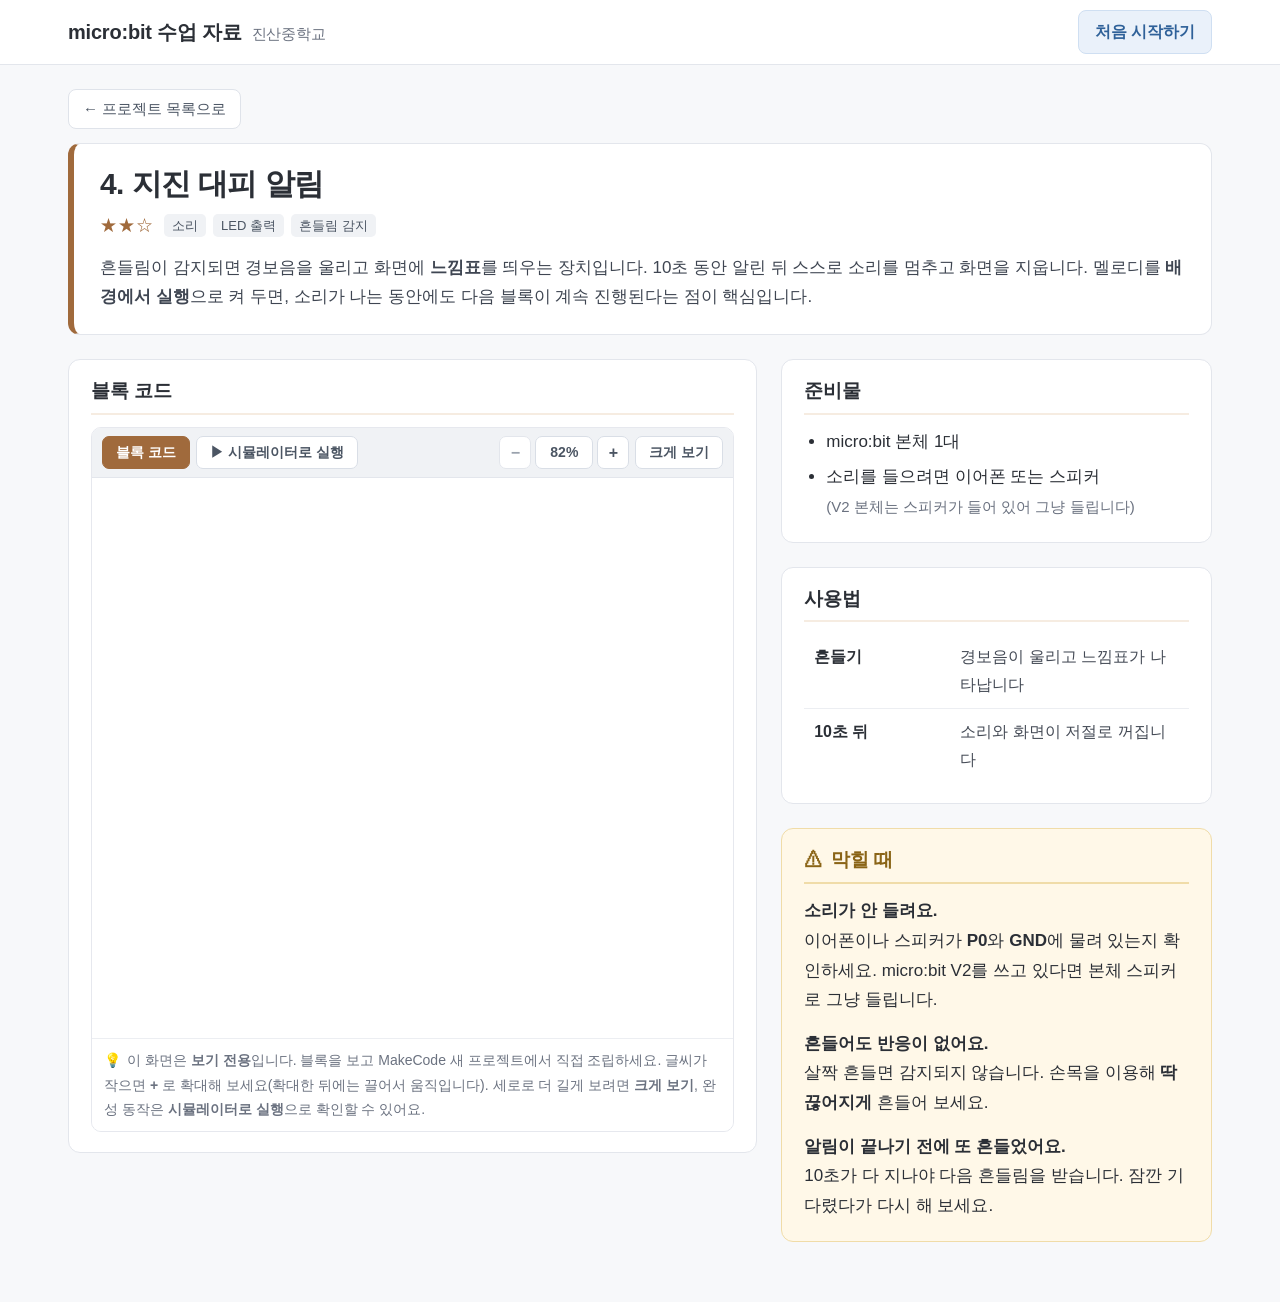
<file: p4-quake.html>
<!DOCTYPE html>
<html lang="ko">
<head>
<meta charset="utf-8">
<meta name="viewport" content="width=1200">
<title>지진 대피 알림 — micro:bit 수업 자료</title>
<link rel="stylesheet" href="style.css">
</head>
<body>

<header class="site-header">
  <div class="wrap">
    <a class="site-title" href="index.html">micro:bit 수업 자료<span class="sub">진산중학교</span></a>
    <a class="header-link" href="step.html">처음 시작하기</a>
  </div>
</header>

<main class="detail-main c4">
  <div class="wrap">

    <p class="crumb"><a href="index.html">← 프로젝트 목록으로</a></p>

    <!-- 1. 무엇을 만드나 -->
    <div class="page-head">
      <h1>4. 지진 대피 알림</h1>
      <p class="head-meta">
        <span class="level" aria-label="난이도 3단계 중 2단계">★★☆</span>
        <span class="tag">소리</span>
        <span class="tag">LED 출력</span>
        <span class="tag">흔들림 감지</span>
      </p>
      <p>흔들림이 감지되면 경보음을 울리고 화면에 <strong>느낌표</strong>를 띄우는 장치입니다.
         10초 동안 알린 뒤 스스로 소리를 멈추고 화면을 지웁니다.
         멜로디를 <strong>배경에서 실행</strong>으로 켜 두면, 소리가 나는 동안에도 다음 블록이
         계속 진행된다는 점이 핵심입니다.</p>
    </div>

    <div class="layout">

      <!-- 4. 블록 코드 -->
      <div class="col-code">
        <section class="box">
          <h2>블록 코드</h2>
          <div class="mc" data-share="S44542-79772-37677-02048" data-size="443x682" data-name="지진 대피 알림">
            <div class="mc-tabs" role="tablist">
            <button class="mc-tab is-on" type="button" role="tab" aria-selected="true" data-mc-view="blocks">블록 코드</button>
            <button class="mc-tab" type="button" role="tab" aria-selected="false" data-mc-view="sim">▶ 시뮬레이터로 실행</button>
            <span class="mc-spacer"></span>
            <button class="mc-tab" type="button" data-mc-tall>크게 보기</button>
            </div>
            <div class="mc-frame">
              <iframe data-view="blocks" src="https://makecode.microbit.org/---codeembed#pub:S44542-79772-37677-02048" title="지진 대피 알림 블록 코드" loading="lazy" tabindex="-1" sandbox="allow-scripts allow-same-origin"></iframe>
            </div>
            <p class="mc-tip">이 화면은 <strong>보기 전용</strong>입니다. 블록을 보고 MakeCode 새 프로젝트에서 직접 조립하세요. 글씨가 작으면 <strong>+</strong> 로 확대해 보세요(확대한 뒤에는 끌어서 움직입니다). 세로로 더 길게 보려면 <strong>크게 보기</strong>, 완성 동작은 <strong>시뮬레이터로 실행</strong>으로 확인할 수 있어요.</p>
            <figure class="shot print-only">
            <img src="images/quake.png" loading="lazy"
                 alt="지진 대피 알림 블록 코드. 무한반복 안에서 흔들림이 감지되면 다다둠 멜로디를 배경에서 재생하고 느낌표 모양 LED를 출력한 뒤, 10000밀리초를 기다렸다가 배경음악을 정지하고 LED 스크린을 지운다. 흔들림이 없으면 1000밀리초 일시중지한다.">
            <figcaption>인쇄용 블록 코드 그림</figcaption>
          </figure>
          </div>

        </section>
      </div>

      <div class="col-info">

        <!-- 2. 준비물 -->
        <section class="box">
          <h2>준비물</h2>
          <ul>
            <li>micro:bit 본체 1대</li>
            <li>소리를 들으려면 이어폰 또는 스피커<br>
                <span style="color:#6b7280;font-size:15px">(V2 본체는 스피커가 들어 있어 그냥 들립니다)</span></li>
          </ul>
        </section>

        <!-- 5. 사용법 -->
        <section class="box">
          <h2>사용법</h2>
          <table class="controls">
            <tbody>
              <tr><th>흔들기</th><td>경보음이 울리고 느낌표가 나타납니다</td></tr>
              <tr><th>10초 뒤</th><td>소리와 화면이 저절로 꺼집니다</td></tr>
            </tbody>
          </table>
        </section>

        <!-- 6. 막힐 때 -->
        <section class="box box--note">
          <h2>막힐 때</h2>
          <p><strong>소리가 안 들려요.</strong><br>
             이어폰이나 스피커가 <strong>P0</strong>와 <strong>GND</strong>에 물려 있는지 확인하세요.
             micro:bit V2를 쓰고 있다면 본체 스피커로 그냥 들립니다.</p>
          <p><strong>흔들어도 반응이 없어요.</strong><br>
             살짝 흔들면 감지되지 않습니다. 손목을 이용해 <strong>딱 끊어지게</strong> 흔들어 보세요.</p>
          <p><strong>알림이 끝나기 전에 또 흔들었어요.</strong><br>
             10초가 다 지나야 다음 흔들림을 받습니다. 잠깐 기다렸다가 다시 해 보세요.</p>
        </section>

      </div>
    </div>

  </div>
</main>

<script src="script.js"></script>
</body>
</html>
</file>
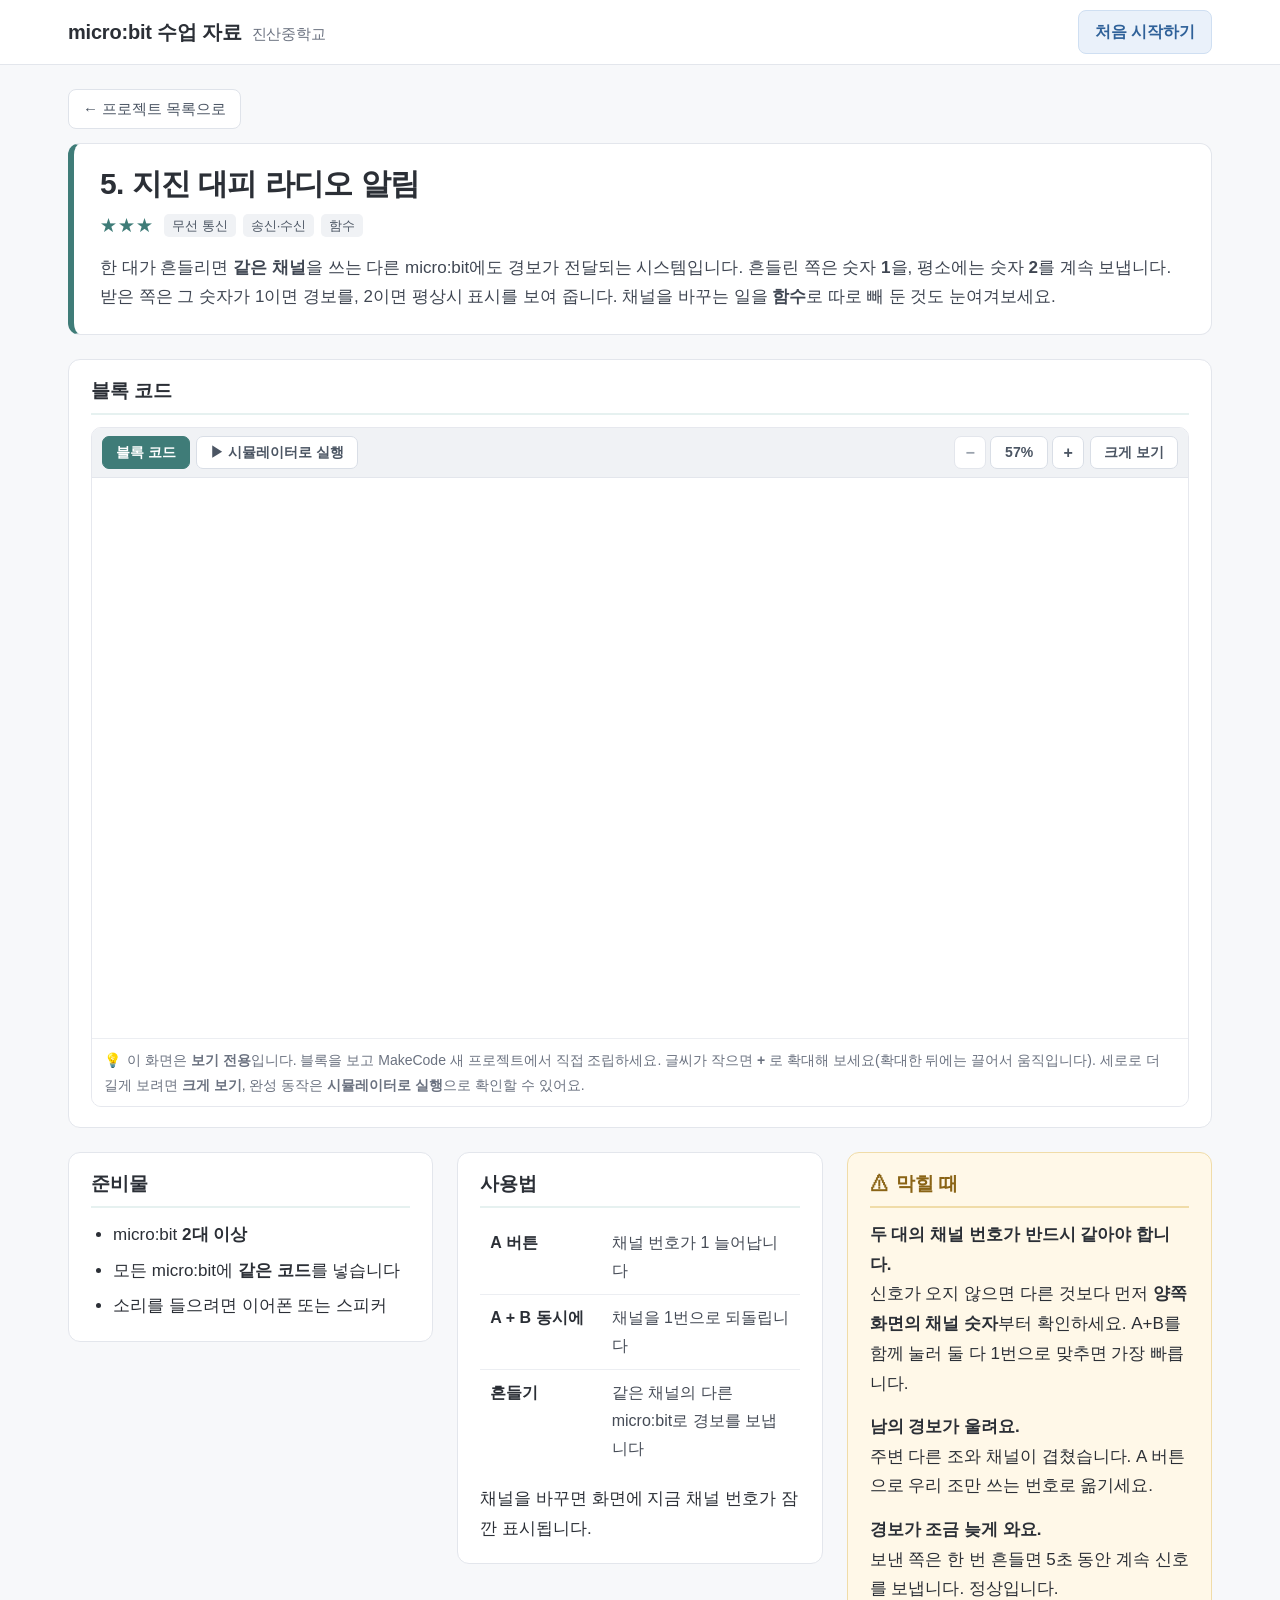
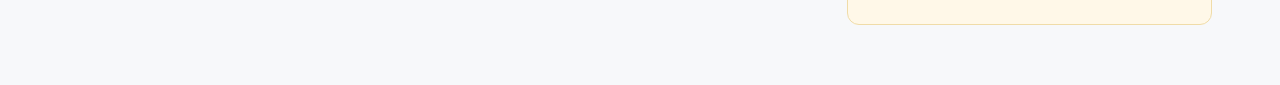
<file: p5-quake-radio.html>
<!DOCTYPE html>
<html lang="ko">
<head>
<meta charset="utf-8">
<meta name="viewport" content="width=1200">
<title>지진 대피 라디오 알림 — micro:bit 수업 자료</title>
<link rel="stylesheet" href="style.css">
</head>
<body>

<header class="site-header">
  <div class="wrap">
    <a class="site-title" href="index.html">micro:bit 수업 자료<span class="sub">진산중학교</span></a>
    <a class="header-link" href="step.html">처음 시작하기</a>
  </div>
</header>

<main class="detail-main c5">
  <div class="wrap">

    <p class="crumb"><a href="index.html">← 프로젝트 목록으로</a></p>

    <!-- 1. 무엇을 만드나 -->
    <div class="page-head">
      <h1>5. 지진 대피 라디오 알림</h1>
      <p class="head-meta">
        <span class="level" aria-label="난이도 3단계 중 3단계">★★★</span>
        <span class="tag">무선 통신</span>
        <span class="tag">송신·수신</span>
        <span class="tag">함수</span>
      </p>
      <p>한 대가 흔들리면 <strong>같은 채널</strong>을 쓰는 다른 micro:bit에도 경보가 전달되는 시스템입니다.
         흔들린 쪽은 숫자 <strong>1</strong>을, 평소에는 숫자 <strong>2</strong>를 계속 보냅니다.
         받은 쪽은 그 숫자가 1이면 경보를, 2이면 평상시 표시를 보여 줍니다.
         채널을 바꾸는 일을 <strong>함수</strong>로 따로 빼 둔 것도 눈여겨보세요.</p>
    </div>

    <!-- 가로로 넓은 이미지 -> 2단을 무시하고 전체 폭 -->
    <div class="layout layout--wide">

      <!-- 4. 블록 코드 -->
      <div class="col-code">
        <section class="box">
          <h2>블록 코드</h2>
          <div class="mc" data-share="S35101-97133-40855-04133" data-size="1607x979" data-name="지진 대피 라디오 알림">
            <div class="mc-tabs" role="tablist">
            <button class="mc-tab is-on" type="button" role="tab" aria-selected="true" data-mc-view="blocks">블록 코드</button>
            <button class="mc-tab" type="button" role="tab" aria-selected="false" data-mc-view="sim">▶ 시뮬레이터로 실행</button>
            <span class="mc-spacer"></span>
            <button class="mc-tab" type="button" data-mc-tall>크게 보기</button>
            </div>
            <div class="mc-frame">
              <iframe data-view="blocks" src="https://makecode.microbit.org/---codeembed#pub:S35101-97133-40855-04133" title="지진 대피 라디오 알림 블록 코드" loading="lazy" tabindex="-1" sandbox="allow-scripts allow-same-origin"></iframe>
            </div>
            <p class="mc-tip">이 화면은 <strong>보기 전용</strong>입니다. 블록을 보고 MakeCode 새 프로젝트에서 직접 조립하세요. 글씨가 작으면 <strong>+</strong> 로 확대해 보세요(확대한 뒤에는 끌어서 움직입니다). 세로로 더 길게 보려면 <strong>크게 보기</strong>, 완성 동작은 <strong>시뮬레이터로 실행</strong>으로 확인할 수 있어요.</p>
            <figure class="shot print-only">
            <img src="images/quake-radio.png" loading="lazy"
                 alt="지진 대피 라디오 알림 블록 코드. 시작하면 채널을 1로 저장하고 채널을설정한다 함수를 부른다. A 버튼은 채널을 1 증가시키고, A+B 버튼은 채널을 1로 되돌린 뒤 각각 함수를 부른다. 무한반복에서 흔들림이 감지되면 라디오로 숫자 1을 보내고 5초 기다리며, 아니면 0.5초 뒤 숫자 2를 보낸다. 라디오 숫자를 받으면 그 값이 1일 때 다다둠 멜로디와 경보 아이콘을 3초간 보여 주고, 아니면 평상시 아이콘을 잠깐 보여 준다. 채널을설정한다 함수는 라디오 그룹을 채널 값으로 설정하고 채널 번호를 화면에 표시한다.">
            <figcaption>인쇄용 블록 코드 그림</figcaption>
          </figure>
          </div>

        </section>
      </div>

      <div class="col-info">

        <!-- 2. 준비물 -->
        <section class="box">
          <h2>준비물</h2>
          <ul>
            <li>micro:bit <strong>2대 이상</strong></li>
            <li>모든 micro:bit에 <strong>같은 코드</strong>를 넣습니다</li>
            <li>소리를 들으려면 이어폰 또는 스피커</li>
          </ul>
        </section>

        <!-- 5. 사용법 -->
        <section class="box">
          <h2>사용법</h2>
          <table class="controls">
            <tbody>
              <tr><th>A 버튼</th><td>채널 번호가 1 늘어납니다</td></tr>
              <tr><th>A + B 동시에</th><td>채널을 1번으로 되돌립니다</td></tr>
              <tr><th>흔들기</th><td>같은 채널의 다른 micro:bit로 경보를 보냅니다</td></tr>
            </tbody>
          </table>
          <p style="margin-top:12px">채널을 바꾸면 화면에 지금 채널 번호가 잠깐 표시됩니다.</p>
        </section>

        <!-- 6. 막힐 때 -->
        <section class="box box--note">
          <h2>막힐 때</h2>
          <p><strong>두 대의 채널 번호가 반드시 같아야 합니다.</strong><br>
             신호가 오지 않으면 다른 것보다 먼저 <strong>양쪽 화면의 채널 숫자</strong>부터 확인하세요.
             A+B를 함께 눌러 둘 다 1번으로 맞추면 가장 빠릅니다.</p>
          <p><strong>남의 경보가 울려요.</strong><br>
             주변 다른 조와 채널이 겹쳤습니다. A 버튼으로 우리 조만 쓰는 번호로 옮기세요.</p>
          <p><strong>경보가 조금 늦게 와요.</strong><br>
             보낸 쪽은 한 번 흔들면 5초 동안 계속 신호를 보냅니다. 정상입니다.</p>
        </section>

      </div>
    </div>

  </div>
</main>

<script src="script.js"></script>
</body>
</html>
</file>
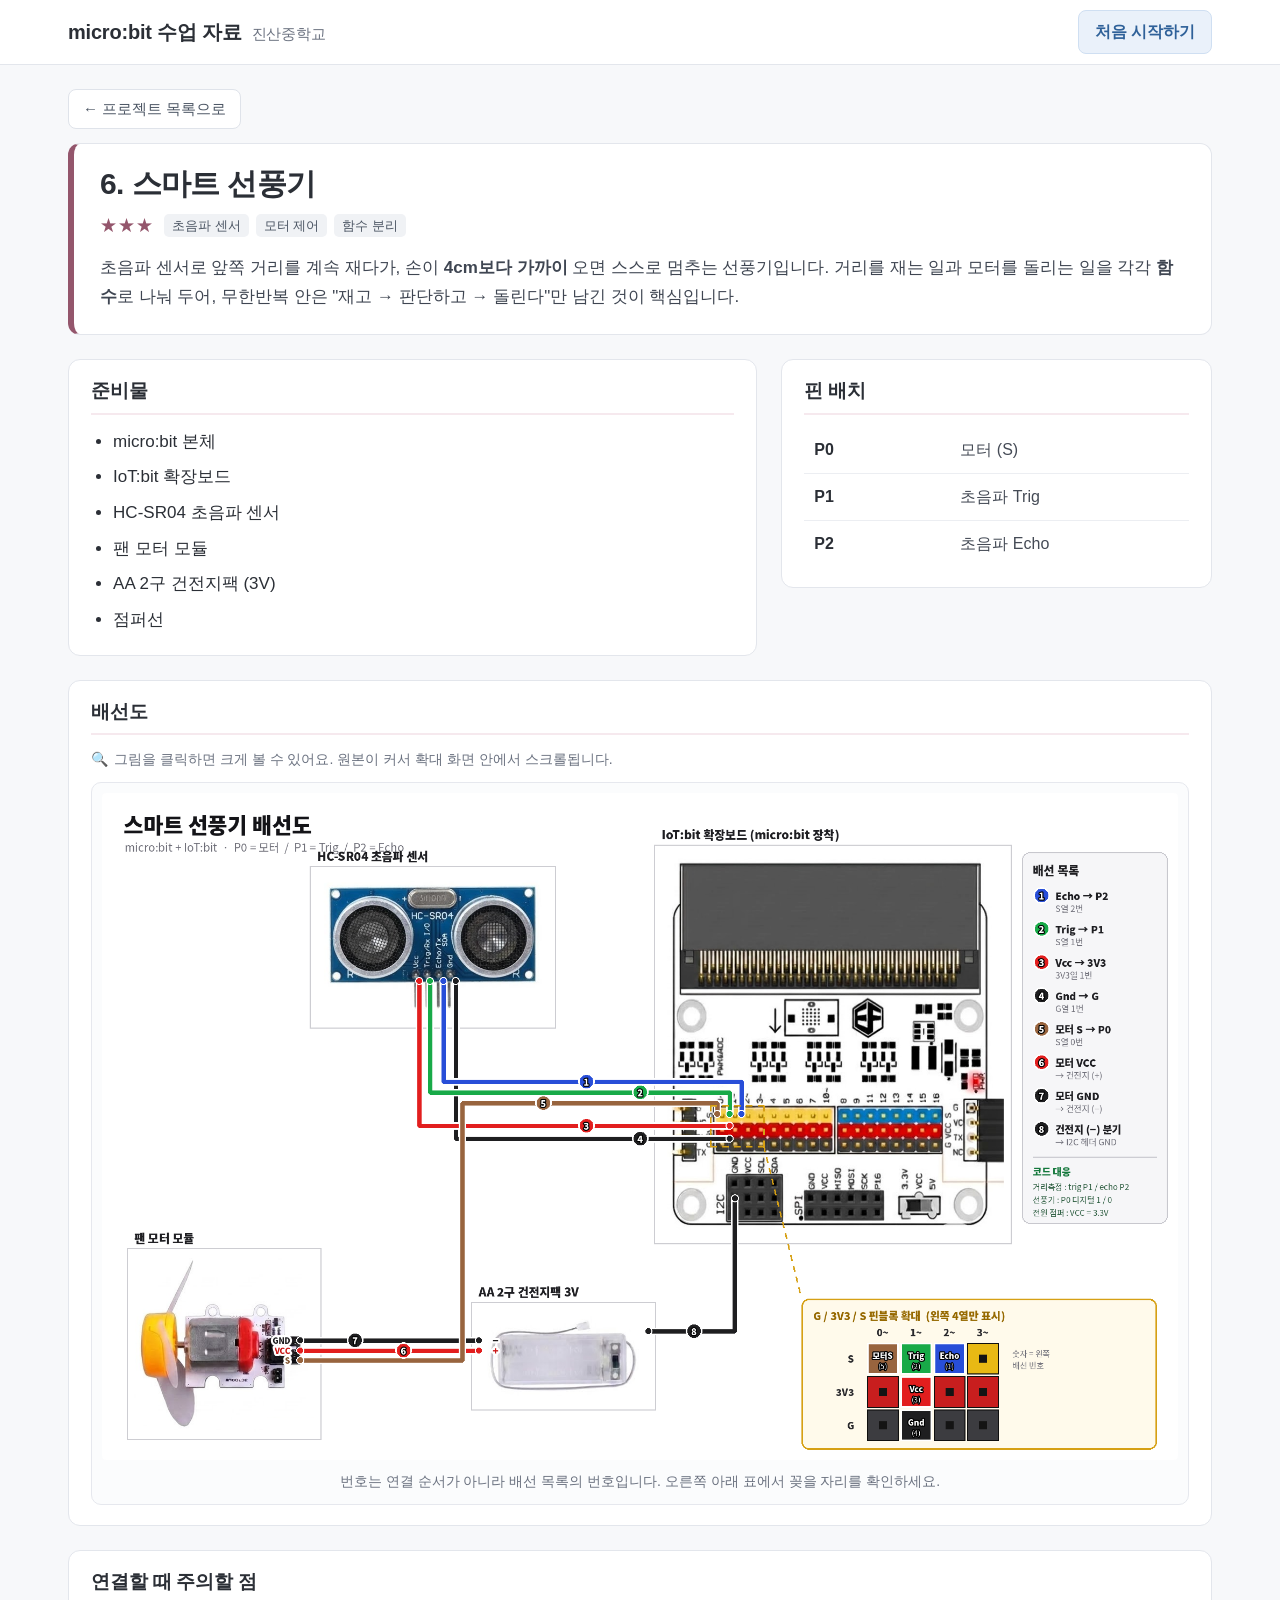
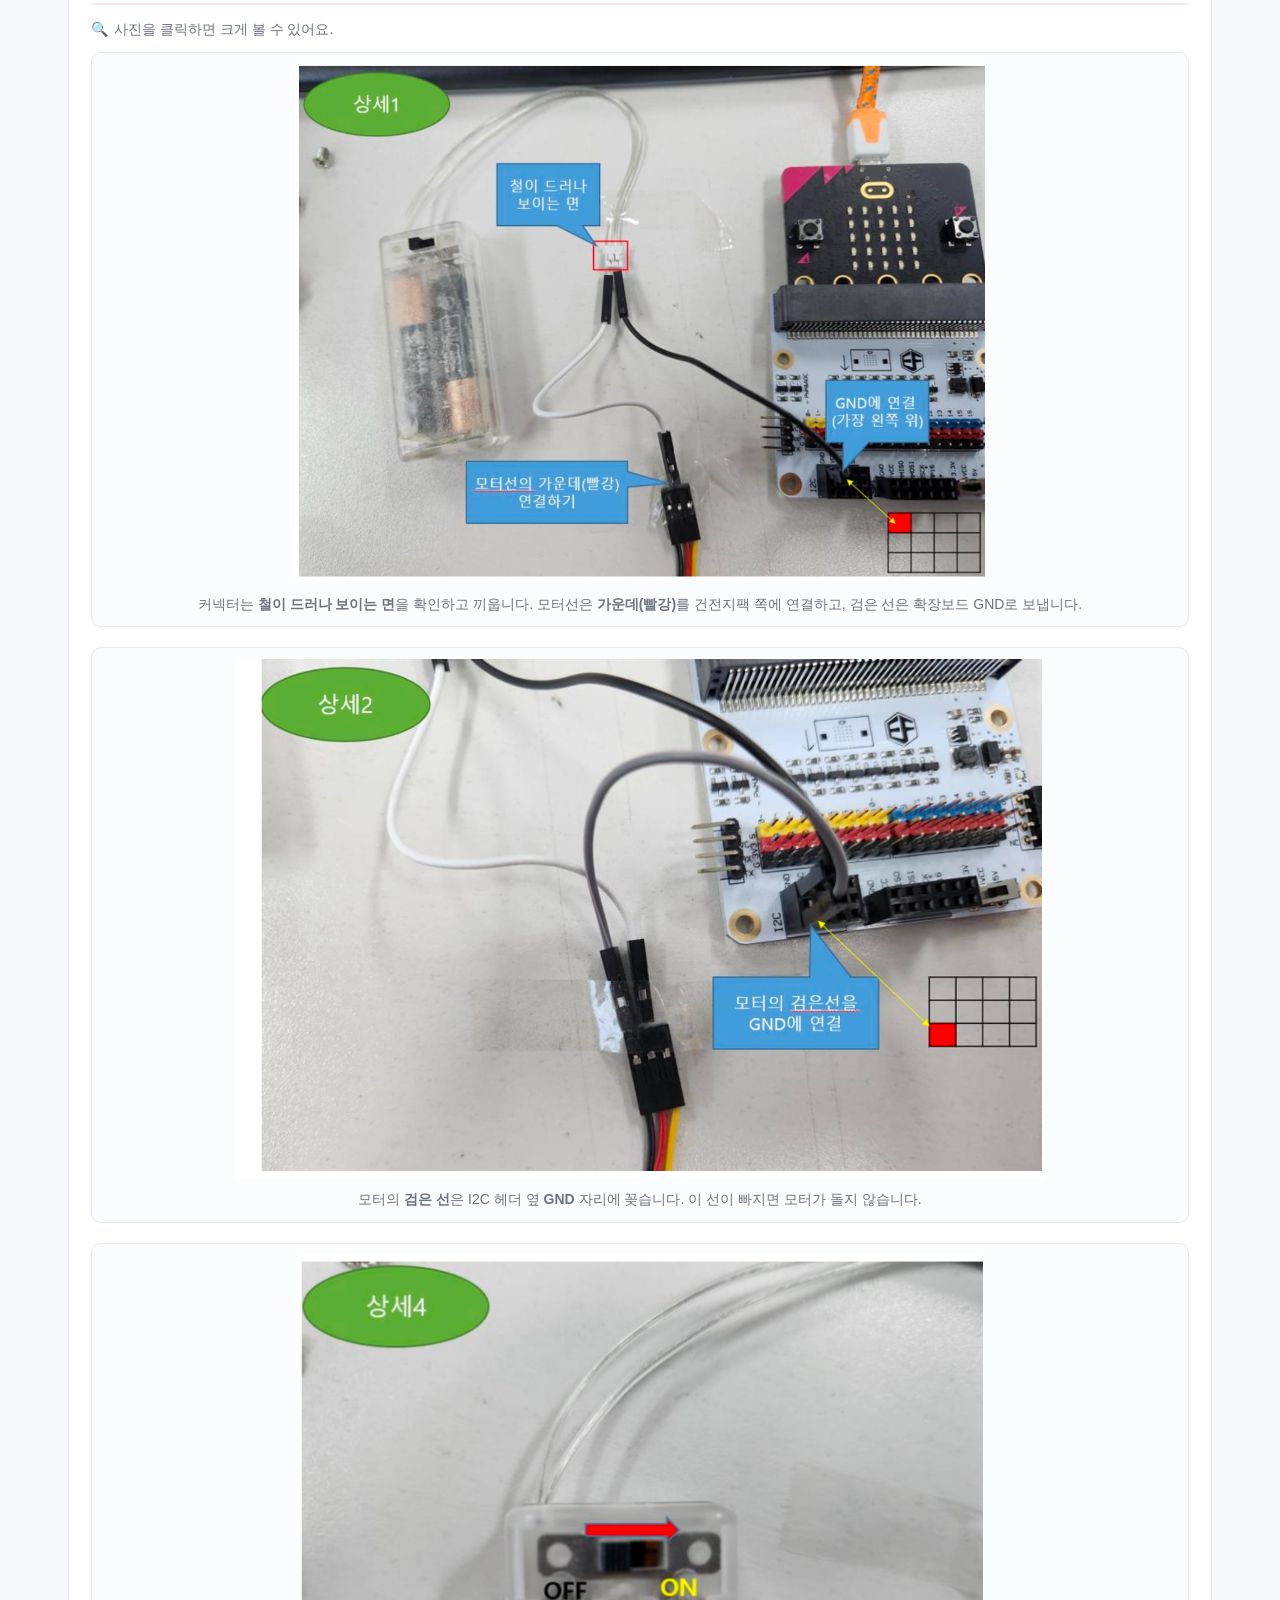
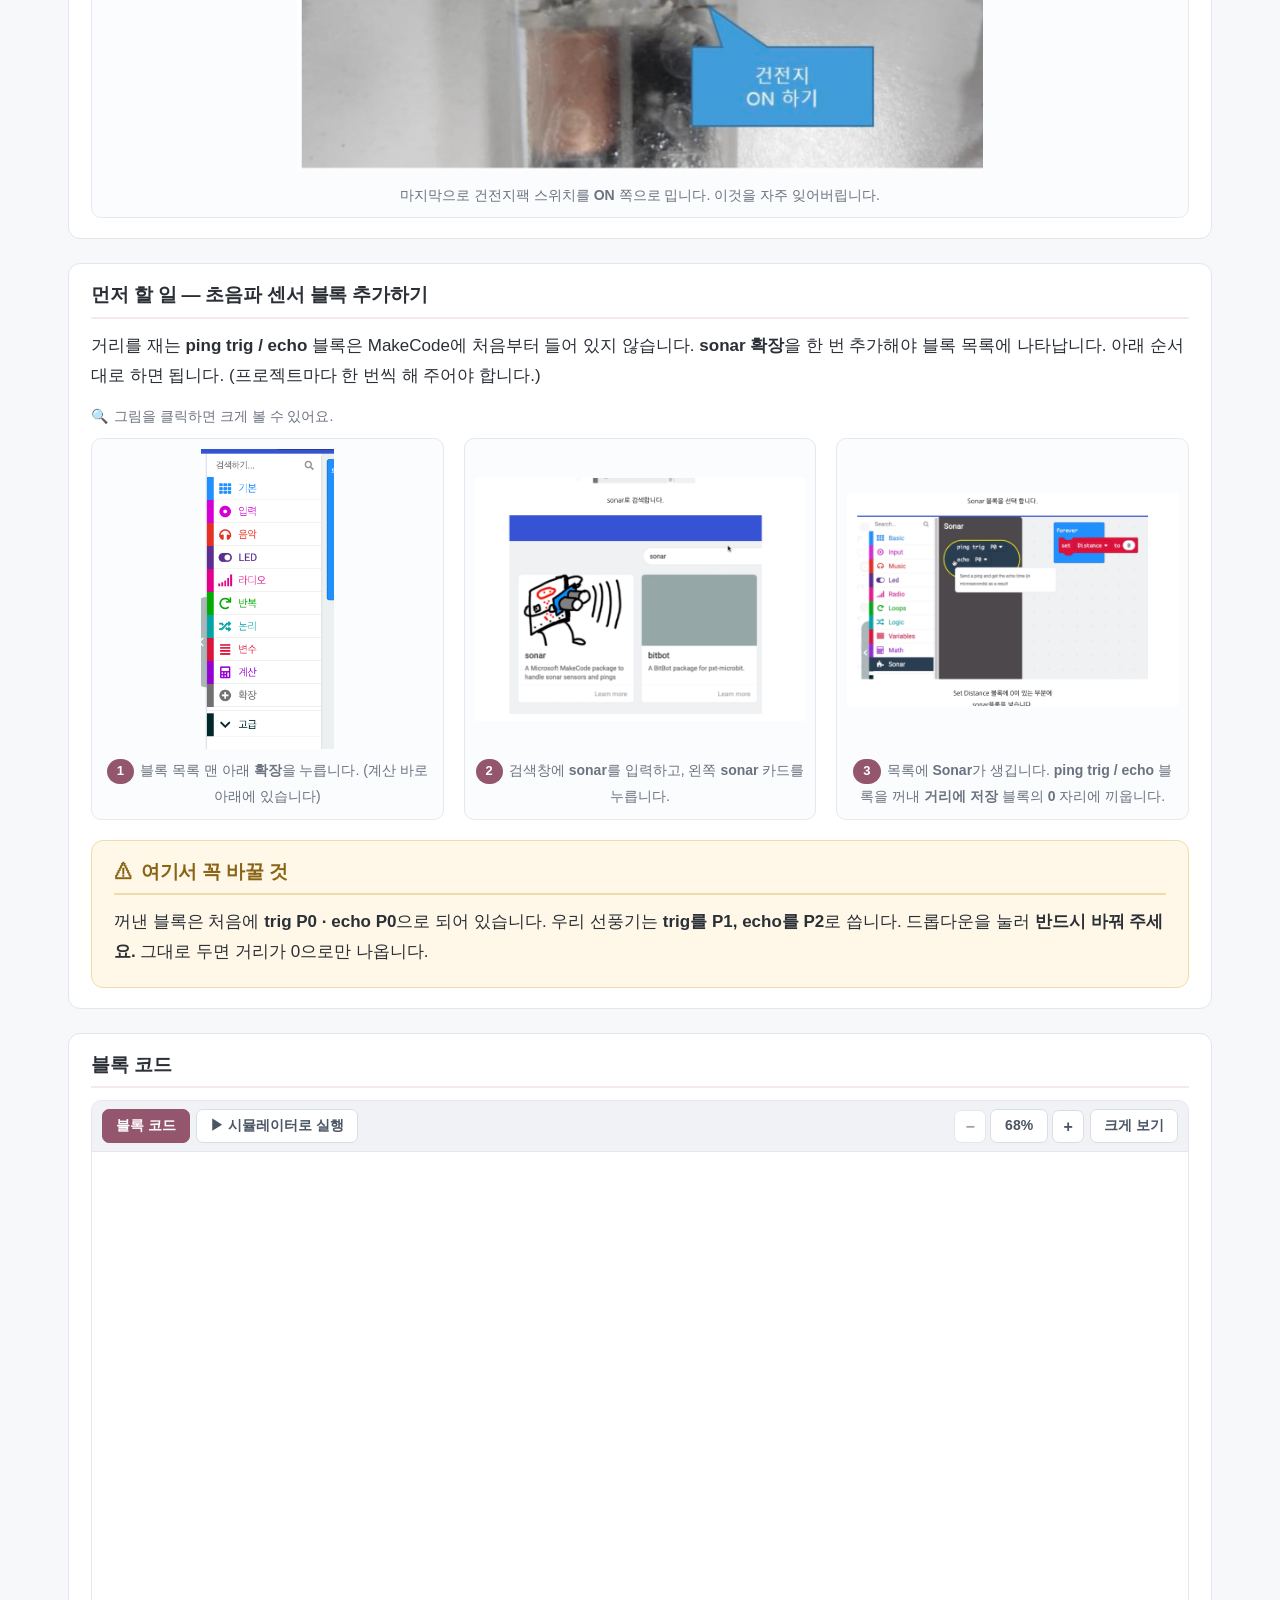
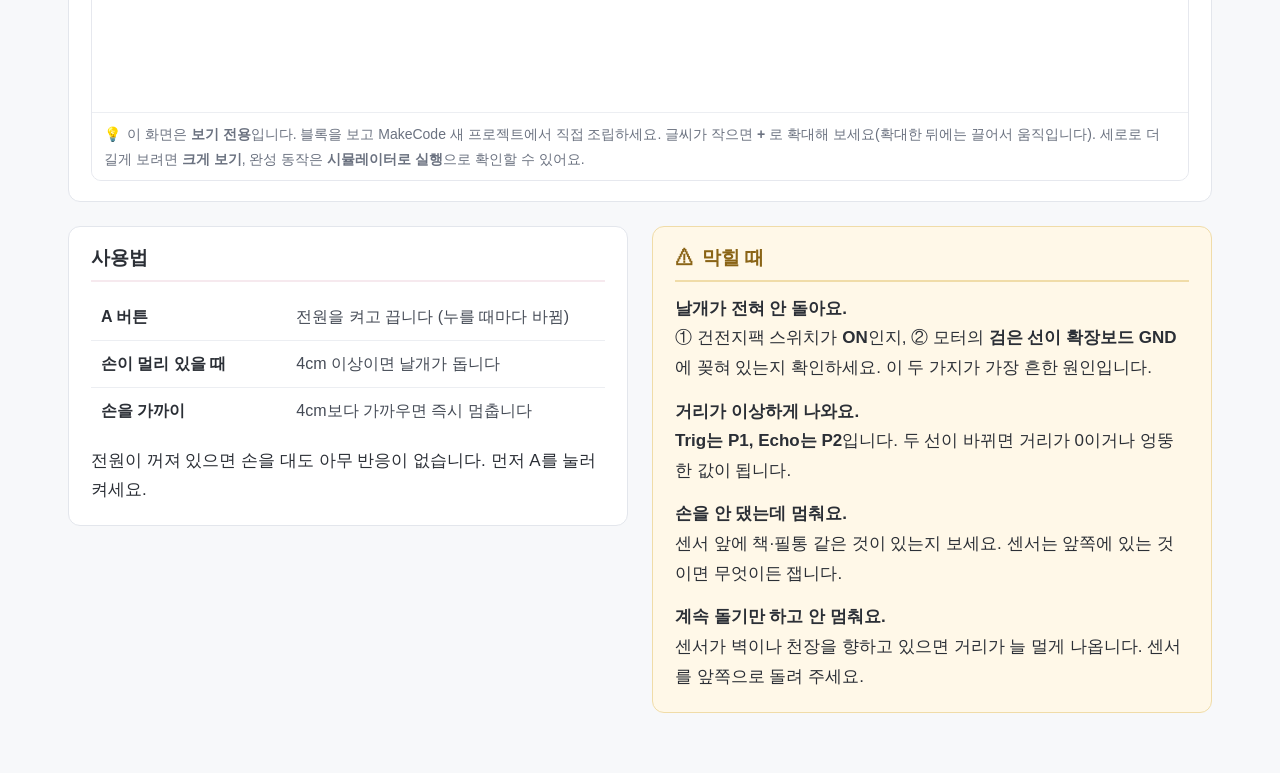
<file: p6-fan.html>
<!DOCTYPE html>
<html lang="ko">
<head>
<meta charset="utf-8">
<meta name="viewport" content="width=1200">
<title>스마트 선풍기 — micro:bit 수업 자료</title>
<link rel="stylesheet" href="style.css">
</head>
<body>

<header class="site-header">
  <div class="wrap">
    <a class="site-title" href="index.html">micro:bit 수업 자료<span class="sub">진산중학교</span></a>
    <a class="header-link" href="step.html">처음 시작하기</a>
  </div>
</header>

<main class="detail-main c6">
  <div class="wrap">

    <p class="crumb"><a href="index.html">← 프로젝트 목록으로</a></p>

    <!-- 1. 무엇을 만드나 -->
    <div class="page-head">
      <h1>6. 스마트 선풍기</h1>
      <p class="head-meta">
        <span class="level" aria-label="난이도 3단계 중 3단계">★★★</span>
        <span class="tag">초음파 센서</span>
        <span class="tag">모터 제어</span>
        <span class="tag">함수 분리</span>
      </p>
      <p>초음파 센서로 앞쪽 거리를 계속 재다가, 손이 <strong>4cm보다 가까이</strong> 오면 스스로 멈추는
         선풍기입니다. 거리를 재는 일과 모터를 돌리는 일을 각각 <strong>함수</strong>로 나눠 두어,
         무한반복 안은 "재고 → 판단하고 → 돌린다"만 남긴 것이 핵심입니다.</p>
    </div>

    <!-- 2. 준비물 + 핀 배치 -->
    <div class="layout">
      <div class="col-code">
        <section class="box">
          <h2>준비물</h2>
          <ul>
            <li>micro:bit 본체</li>
            <li>IoT:bit 확장보드</li>
            <li>HC-SR04 초음파 센서</li>
            <li>팬 모터 모듈</li>
            <li>AA 2구 건전지팩 (3V)</li>
            <li>점퍼선</li>
          </ul>
        </section>
      </div>
      <div class="col-info">
        <section class="box">
          <h2>핀 배치</h2>
          <table class="controls">
            <tbody>
              <tr><th>P0</th><td>모터 (S)</td></tr>
              <tr><th>P1</th><td>초음파 Trig</td></tr>
              <tr><th>P2</th><td>초음파 Echo</td></tr>
            </tbody>
          </table>
        </section>
      </div>
    </div>

    <!-- 3. 배선도 — 전체 폭 (선풍기만) -->
    <section class="box box--full" style="margin-top:24px">
      <h2>배선도</h2>
      <p class="zoom-hint">그림을 클릭하면 크게 볼 수 있어요. 원본이 커서 확대 화면 안에서 스크롤됩니다.</p>
      <figure class="shot">
        <img src="images/fan-wiring.png" loading="lazy"
             alt="스마트 선풍기 배선도. HC-SR04 초음파 센서의 Echo를 P2에, Trig를 P1에, Vcc를 3V3 열에, Gnd를 G 열에 연결한다. 팬 모터 모듈의 S를 P0에, VCC를 건전지 플러스에, GND를 건전지 마이너스에 연결하고, 건전지 마이너스를 확장보드 I2C 헤더의 GND로 한 가닥 더 분기한다.">
        <figcaption>번호는 연결 순서가 아니라 배선 목록의 번호입니다. 오른쪽 아래 표에서 꽂을 자리를 확인하세요.</figcaption>
      </figure>
    </section>

    <!-- 연결 순서 사진 -->
    <!-- TODO: 사진이 상세1 · 상세2 · 상세4 만 있습니다. "상세3" 사진을 받으면
               images/fan-step3.png 앞에 끼워 넣고 아래 캡션도 함께 채워 주세요. -->
    <section class="box box--full">
      <h2>연결할 때 주의할 점</h2>
      <p class="zoom-hint">사진을 클릭하면 크게 볼 수 있어요.</p>
      <div class="photo-steps">

        <figure class="shot">
          <img src="images/fan-step1.png" loading="lazy"
               alt="상세1 사진. 건전지팩과 모터선을 잇는 흰색 커넥터에서 금속이 드러나 보이는 면을 표시하고, 모터선의 가운데 빨간 선을 연결하라는 안내와, 검은 선을 확장보드의 가장 왼쪽 위 GND에 연결하라는 안내가 붙어 있다.">
          <figcaption>커넥터는 <strong>철이 드러나 보이는 면</strong>을 확인하고 끼웁니다. 모터선은 <strong>가운데(빨강)</strong>를 건전지팩 쪽에 연결하고, 검은 선은 확장보드 GND로 보냅니다.</figcaption>
        </figure>

        <figure class="shot">
          <img src="images/fan-step2.png" loading="lazy"
               alt="상세2 사진. 모터의 검은 선을 확장보드 I2C 헤더 왼쪽 아래 GND 자리에 꽂는 모습을 화살표로 가리키고 있다.">
          <figcaption>모터의 <strong>검은 선</strong>은 I2C 헤더 옆 <strong>GND</strong> 자리에 꽂습니다. 이 선이 빠지면 모터가 돌지 않습니다.</figcaption>
        </figure>

        <figure class="shot">
          <img src="images/fan-step3.png" loading="lazy"
               alt="상세4 사진. AA 2구 건전지팩의 스위치를 OFF에서 ON 쪽으로 미는 모습을 빨간 화살표로 표시하고 있다.">
          <figcaption>마지막으로 건전지팩 스위치를 <strong>ON</strong> 쪽으로 밉니다. 이것을 자주 잊어버립니다.</figcaption>
        </figure>

      </div>
    </section>

    <!-- 초음파 센서(sonar) 확장 블록 추가하기 -->
    <section class="box box--full">
      <h2>먼저 할 일 — 초음파 센서 블록 추가하기</h2>
      <p>거리를 재는 <strong>ping trig / echo</strong> 블록은 MakeCode에 처음부터 들어 있지 않습니다.
         <strong>sonar 확장</strong>을 한 번 추가해야 블록 목록에 나타납니다.
         아래 순서대로 하면 됩니다. (프로젝트마다 한 번씩 해 주어야 합니다.)</p>
      <p class="zoom-hint">그림을 클릭하면 크게 볼 수 있어요.</p>

      <div class="guide-steps">

        <figure class="shot">
          <img src="images/sonar-1-extension.png" loading="lazy"
               alt="MakeCode 왼쪽 블록 목록. 기본, 입력, 음악, LED, 라디오, 반복, 논리, 변수, 계산 아래에 확장 메뉴가 있다.">
          <figcaption><span class="step-no">1</span>블록 목록 맨 아래 <strong>확장</strong>을 누릅니다. (계산 바로 아래에 있습니다)</figcaption>
        </figure>

        <figure class="shot">
          <img src="images/sonar-2-search.png" loading="lazy"
               alt="확장 검색 화면에 sonar를 입력한 결과. sonar 패키지와 bitbot 패키지가 카드로 나타나 있다.">
          <figcaption><span class="step-no">2</span>검색창에 <strong>sonar</strong>를 입력하고, 왼쪽 <strong>sonar</strong> 카드를 누릅니다.</figcaption>
        </figure>

        <figure class="shot">
          <img src="images/sonar-3-block.png" loading="lazy"
               alt="블록 목록에 Sonar 항목이 새로 생겼고, ping trig P0 echo P0 블록이 노란 테두리로 표시되어 있다. 오른쪽에는 forever 안에 set Distance to 0 블록이 놓여 있다.">
          <figcaption><span class="step-no">3</span>목록에 <strong>Sonar</strong>가 생깁니다. <strong>ping trig / echo</strong> 블록을 꺼내 <strong>거리에 저장</strong> 블록의 <strong>0</strong> 자리에 끼웁니다.</figcaption>
        </figure>

      </div>

      <section class="box box--note" style="margin-top:20px">
        <h2>여기서 꼭 바꿀 것</h2>
        <p>꺼낸 블록은 처음에 <strong>trig P0 · echo P0</strong>으로 되어 있습니다.
           우리 선풍기는 <strong>trig를 P1, echo를 P2</strong>로 씁니다.
           드롭다운을 눌러 <strong>반드시 바꿔 주세요.</strong> 그대로 두면 거리가 0으로만 나옵니다.</p>
      </section>
    </section>

    <!-- 가로로 넓은 이미지 -> 전체 폭 -->
    <div class="layout layout--wide">

      <!-- 4. 블록 코드 -->
      <div class="col-code">
        <section class="box">
          <h2>블록 코드</h2>
          <div class="mc" data-share="S03963-59286-53430-91367" data-size="1583x784" data-name="스마트 선풍기">
            <div class="mc-tabs" role="tablist">
            <button class="mc-tab is-on" type="button" role="tab" aria-selected="true" data-mc-view="blocks">블록 코드</button>
            <button class="mc-tab" type="button" role="tab" aria-selected="false" data-mc-view="sim">▶ 시뮬레이터로 실행</button>
            <span class="mc-spacer"></span>
            <button class="mc-tab" type="button" data-mc-tall>크게 보기</button>
            </div>
            <div class="mc-frame">
              <iframe data-view="blocks" src="https://makecode.microbit.org/---codeembed#pub:S03963-59286-53430-91367" title="스마트 선풍기 블록 코드" loading="lazy" tabindex="-1" sandbox="allow-scripts allow-same-origin"></iframe>
            </div>
            <p class="mc-tip">이 화면은 <strong>보기 전용</strong>입니다. 블록을 보고 MakeCode 새 프로젝트에서 직접 조립하세요. 글씨가 작으면 <strong>+</strong> 로 확대해 보세요(확대한 뒤에는 끌어서 움직입니다). 세로로 더 길게 보려면 <strong>크게 보기</strong>, 완성 동작은 <strong>시뮬레이터로 실행</strong>으로 확인할 수 있어요.</p>
            <figure class="shot print-only">
            <img src="images/fan.png" loading="lazy"
                 alt="스마트 선풍기 블록 코드. 시작하면 아이콘을 띄우고 기계ON/OFF와 선풍기ON/OFF를 0으로 저장한다. A 버튼을 누르면 기계ON/OFF가 0이면 1로, 아니면 0으로 바꾸고 선풍기도 끈다. 무한반복에서 기계ON/OFF가 1이면 거리측정 함수를 부르고, 거리가 4 이상이면 선풍기ON/OFF에 1을, 아니면 0을 저장한 뒤 선풍기 함수를 부른다. 거리측정 함수는 ping trig P1, echo P2, 단위 cm 값을 거리에 저장한다. 선풍기 함수는 선풍기ON/OFF가 1이면 P0에 디지털 값 1을 출력하고 아니면 0을 출력하며 각각 다른 아이콘을 보여 준다.">
            <figcaption>인쇄용 블록 코드 그림</figcaption>
          </figure>
          </div>

        </section>
      </div>

      <div class="col-info col-info--two">

        <!-- 5. 사용법 -->
        <section class="box">
          <h2>사용법</h2>
          <table class="controls">
            <tbody>
              <tr><th>A 버튼</th><td>전원을 켜고 끕니다 (누를 때마다 바뀜)</td></tr>
              <tr><th>손이 멀리 있을 때</th><td>4cm 이상이면 날개가 돕니다</td></tr>
              <tr><th>손을 가까이</th><td>4cm보다 가까우면 즉시 멈춥니다</td></tr>
            </tbody>
          </table>
          <p style="margin-top:12px">전원이 꺼져 있으면 손을 대도 아무 반응이 없습니다. 먼저 A를 눌러 켜세요.</p>
        </section>

        <!-- 6. 막힐 때 -->
        <section class="box box--note">
          <h2>막힐 때</h2>
          <p><strong>날개가 전혀 안 돌아요.</strong><br>
             ① 건전지팩 스위치가 <strong>ON</strong>인지, ② 모터의 <strong>검은 선이 확장보드 GND</strong>에
             꽂혀 있는지 확인하세요. 이 두 가지가 가장 흔한 원인입니다.</p>
          <p><strong>거리가 이상하게 나와요.</strong><br>
             <strong>Trig는 P1, Echo는 P2</strong>입니다. 두 선이 바뀌면 거리가 0이거나 엉뚱한 값이 됩니다.</p>
          <p><strong>손을 안 댔는데 멈춰요.</strong><br>
             센서 앞에 책·필통 같은 것이 있는지 보세요. 센서는 앞쪽에 있는 것이면 무엇이든 잽니다.</p>
          <p><strong>계속 돌기만 하고 안 멈춰요.</strong><br>
             센서가 벽이나 천장을 향하고 있으면 거리가 늘 멀게 나옵니다. 센서를 앞쪽으로 돌려 주세요.</p>
        </section>

      </div>
    </div>

  </div>
</main>

<script src="script.js"></script>
</body>
</html>
</file>
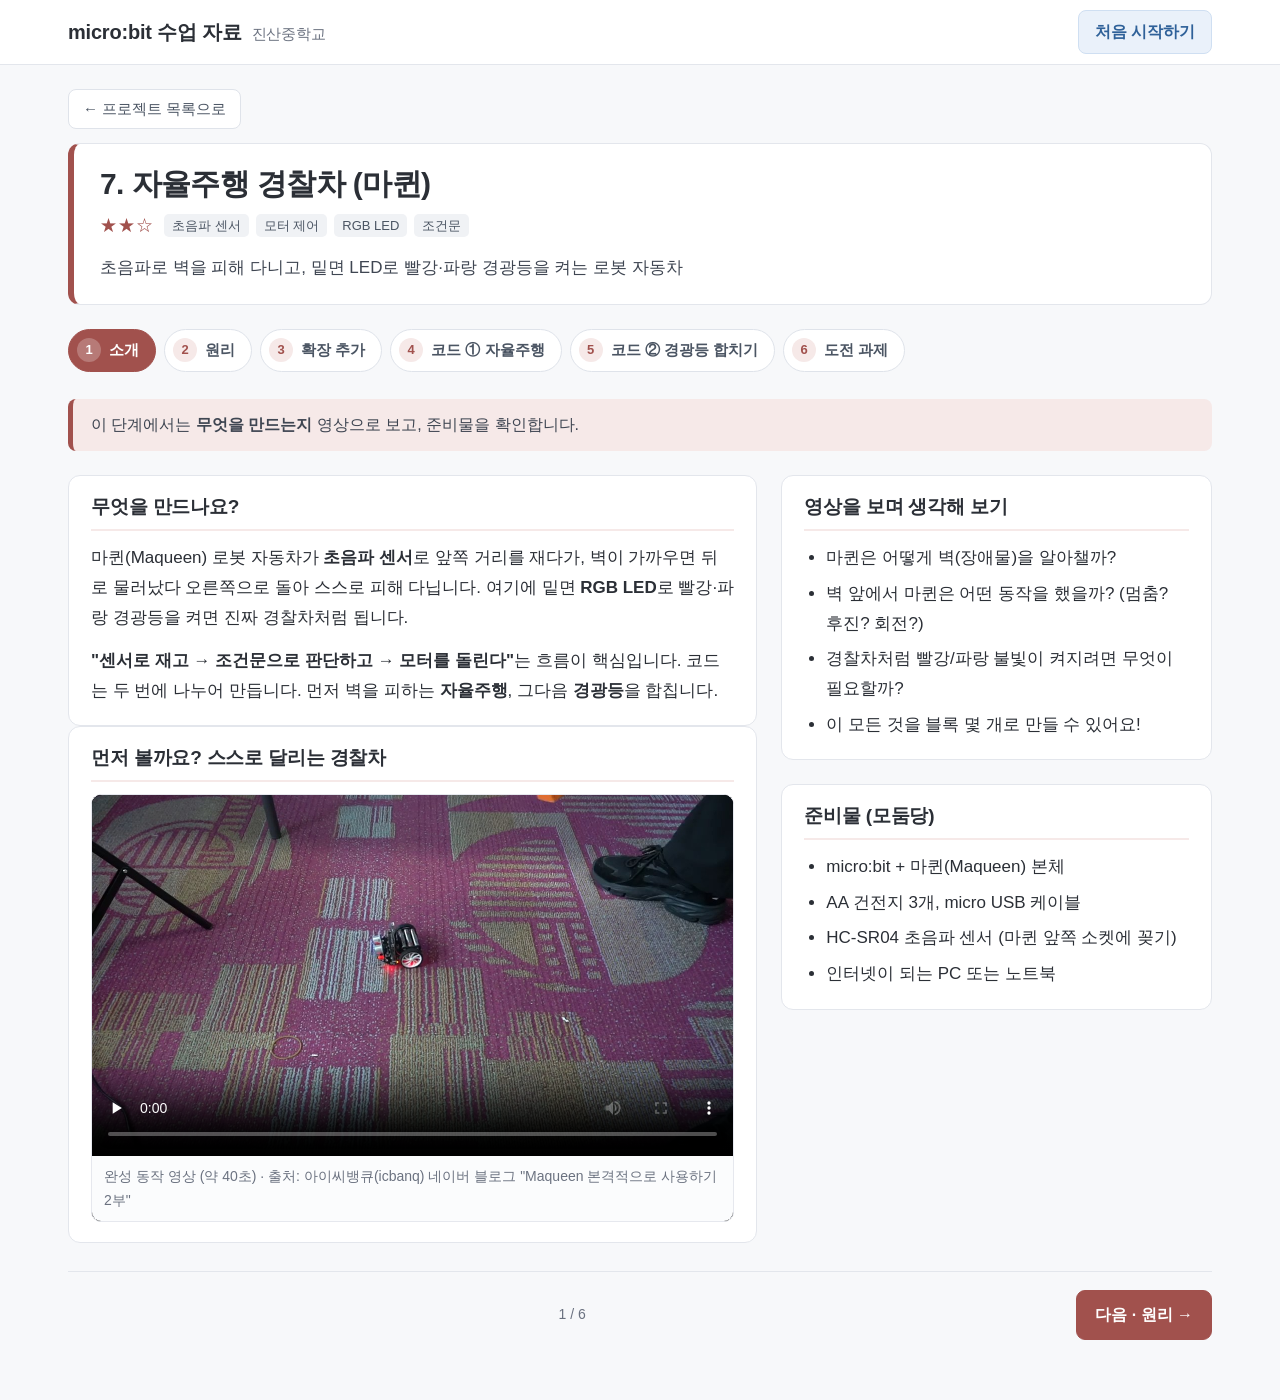
<file: p7-maqueen-police.html>
<!DOCTYPE html>
<html lang="ko">
<head>
<meta charset="utf-8">
<meta name="viewport" content="width=1200">
<title>자율주행 경찰차 — micro:bit 수업 자료</title>
<link rel="stylesheet" href="style.css">
</head>
<body>

<header class="site-header">
  <div class="wrap">
    <a class="site-title" href="index.html">micro:bit 수업 자료<span class="sub">진산중학교</span></a>
    <a class="header-link" href="step.html">처음 시작하기</a>
  </div>
</header>

<main class="detail-main c7">
  <div class="wrap">

    <p class="crumb"><a href="index.html">← 프로젝트 목록으로</a></p>

    <div class="page-head">
      <h1>7. 자율주행 경찰차 (마퀸)</h1>
      <p class="head-meta">
        <span class="level" aria-label="난이도 3단계 중 2단계">★★☆</span>
        <span class="tag">초음파 센서</span>
        <span class="tag">모터 제어</span>
        <span class="tag">RGB LED</span>
        <span class="tag">조건문</span>
      </p>
      <p>초음파로 벽을 피해 다니고, 밑면 LED로 빨강·파랑 경광등을 켜는 로봇 자동차</p>
    </div>

    <!-- ===== 1단계 소개 ===== -->
    <section class="step" id="s1" data-title="소개">
      <p class="step-lead">이 단계에서는 <strong>무엇을 만드는지</strong> 영상으로 보고, 준비물을 확인합니다.</p>

      <div class="layout">
        <div class="col-code">
          <section class="box">
            <h2>무엇을 만드나요?</h2>
            <p>마퀸(Maqueen) 로봇 자동차가 <strong>초음파 센서</strong>로 앞쪽 거리를 재다가, 벽이 가까우면
               뒤로 물러났다 오른쪽으로 돌아 스스로 피해 다닙니다. 여기에 밑면 <strong>RGB LED</strong>로
               빨강·파랑 경광등을 켜면 진짜 경찰차처럼 됩니다.</p>
            <p><strong>"센서로 재고 → 조건문으로 판단하고 → 모터를 돌린다"</strong>는 흐름이 핵심입니다.
               코드는 두 번에 나누어 만듭니다. 먼저 벽을 피하는 <strong>자율주행</strong>, 그다음 <strong>경광등</strong>을 합칩니다.</p>
          </section>
          <section class="box box--demo">
            <h2>먼저 볼까요? 스스로 달리는 경찰차</h2>
            <figure class="demo">
              <video controls preload="none" poster="videos/maqueen-police.jpg" src="videos/maqueen-police.mp4"></video>
              <figcaption>완성 동작 영상 (약 40초) · 출처: 아이씨뱅큐(icbanq) 네이버 블로그 "Maqueen 본격적으로 사용하기 2부"</figcaption>
            </figure>
          </section>
        </div>
        <div class="col-info">
          <section class="box">
            <h2>영상을 보며 생각해 보기</h2>
            <ul>
              <li>마퀸은 어떻게 벽(장애물)을 알아챌까?</li>
              <li>벽 앞에서 마퀸은 어떤 동작을 했을까? (멈춤? 후진? 회전?)</li>
              <li>경찰차처럼 빨강/파랑 불빛이 켜지려면 무엇이 필요할까?</li>
              <li>이 모든 것을 블록 몇 개로 만들 수 있어요!</li>
            </ul>
          </section>
          <section class="box">
            <h2>준비물 (모둠당)</h2>
            <ul>
              <li>micro:bit + 마퀸(Maqueen) 본체</li>
              <li>AA 건전지 3개, micro USB 케이블</li>
              <li>HC-SR04 초음파 센서 (마퀸 앞쪽 소켓에 꽂기)</li>
              <li>인터넷이 되는 PC 또는 노트북</li>
            </ul>
          </section>
        </div>
      </div>
    </section>

    <!-- ===== 2단계 원리 ===== -->
    <section class="step" id="s2" data-title="원리">
      <p class="step-lead">이 단계에서는 <strong>초음파 센서가 거리를 재는 방법</strong>과 <strong>핀 번호</strong>를 알아 둡니다.</p>

      <div class="layout">
        <div class="col-code">
          <section class="box">
            <h2>초음파 센서는 어떻게 거리를 잴까?</h2>
            <p>박쥐가 어둠 속에서 날아다니는 방법과 같습니다.
               ① 초음파를 쏘고(<strong>Trig</strong>) ② 튕겨 돌아온 소리를 받아(<strong>Echo</strong>)
               ③ 걸린 시간으로 거리를 계산합니다.</p>
            <p><strong>거리 = 소리의 속력(약 340 m/s) × 걸린 시간 ÷ 2</strong><br>
               2로 나누는 이유는 소리가 "갔다가 돌아오는" 왕복 시간이기 때문입니다.
               이 계산은 <strong>sonar 블록</strong>이 대신 해 주고, 우리는 cm 값만 받으면 됩니다.</p>
            <ul>
              <li><strong>초음파</strong>: 사람 귀에 들리지 않는 아주 높은 소리(약 40 kHz). 그래서 시끄럽지 않아요.</li>
              <li><strong>자동차 후방 센서</strong>: 주차할 때 "삐삐삐" 소리가 빨라지는 것도 같은 원리!</li>
              <li><strong>센서는 눈이 두 개</strong>: 한쪽은 소리를 쏘고(Trig), 다른 쪽은 받아요(Echo).</li>
            </ul>
          </section>
        </div>
        <div class="col-info">
          <section class="box">
            <h2>핀 배치</h2>
            <figure class="shot">
              <img src="images/maqueen-hcsr04.jpg" loading="lazy"
                   alt="마퀸 앞쪽에 꽂힌 파란색 HC-SR04 초음파 센서. 아래에 VCC, Trig, Echo, GND 핀이 있고 양옆에 빨간 헤드라이트 LED가 보인다.">
              <figcaption>마퀸 앞쪽 소켓에 꽂힌 HC-SR04. 핀 순서는 VCC · Trig · Echo · GND</figcaption>
            </figure>
            <table class="controls" style="margin-top:12px">
              <tbody>
                <tr><th>Trig (쏘기)</th><td><strong>P1</strong></td></tr>
                <tr><th>Echo (받기)</th><td><strong>P2</strong></td></tr>
                <tr><th>밑면 RGB LED 4개</th><td><strong>P15</strong> (번호 0~3)</td></tr>
              </tbody>
            </table>
            <p style="margin-top:10px">sonar 블록에 <strong>trig P1 · echo P2</strong>를 넣습니다. 처음엔 P0으로 되어 있으니 꼭 바꿔 주세요.</p>
          </section>
        </div>
      </div>
    </section>

    <!-- ===== 3단계 확장 추가 ===== -->
    <section class="step" id="s3" data-title="확장 추가">
      <p class="step-lead">이 단계에서는 MakeCode에 <strong>새 프로젝트</strong>를 만들고 <strong>확장 프로그램 2개</strong>를 추가합니다. 8~10번 프로젝트에서도 똑같이 합니다.</p>

      <section class="box box--full">
        <h2>먼저 할 일 — 확장 프로그램 2개 추가하기</h2>
        <p>마퀸의 모터·LED 블록과 초음파 <strong>ping</strong> 블록은 MakeCode에 처음부터 들어 있지 않습니다.
           <strong>makecode.microbit.org</strong>에서 <strong>새 프로젝트</strong>를 만든 뒤, 아래 두 확장을 한 번씩 추가해야 블록 목록에 나타납니다.</p>
        <p class="zoom-hint">그림을 클릭하면 크게 볼 수 있어요.</p>

        <div class="guide-steps guide-steps--two">
          <figure class="shot">
            <img src="images/maqueen-ext-maqueen.png" loading="lazy"
                 alt="확장 검색창에 maqueen을 입력한 결과. 여러 카드 중 DFRobot_MaqueenPlus_v20 카드가 빨간 테두리로 표시되어 있고 Installed 표시가 붙어 있다.">
            <figcaption><span class="step-no">1</span>블록 목록 맨 아래 <strong>고급 → 확장</strong>을 누르고 <strong>maqueen</strong>을 검색합니다.
              비슷한 카드가 많으니 반드시 <strong>DFRobot_MaqueenPlus_v20</strong>을 고르세요.
              왼쪽 목록에 <strong>MaqueenPlusV2&amp;V3</strong>가 생기면 성공.</figcaption>
          </figure>
          <figure class="shot">
            <img src="images/maqueen-ext-sonar.png" loading="lazy"
                 alt="확장 검색창에 sonar를 입력한 결과. 첫 번째 보라색 sonar 카드에 Installed 표시가 붙어 있다.">
            <figcaption><span class="step-no">2</span>다시 <strong>확장</strong>을 열어 <strong>sonar</strong>를 검색하고
              첫 번째 보라색 <strong>sonar</strong> 카드를 누릅니다. 목록에 <strong>Sonar</strong>(ping 블록)가 생기면 성공.</figcaption>
          </figure>
        </div>
      </section>
    </section>

    <!-- ===== 4단계 코드 ① 자율주행 ===== -->
    <section class="step" id="s4" data-title="코드 ① 자율주행">
      <p class="step-lead">이 단계에서는 경광등 없이 <strong>벽을 피해 다니는 것</strong>까지 완성합니다. 아래 블록을 보고 같은 모양으로 조립하세요.</p>

      <section class="box">
        <h2>블록 코드 ① — 자율주행 마퀸 (초음파로 벽 피하기)</h2>
        <div class="mc" data-share="S23756-22876-85373-30690" data-size="431x789" data-name="자율주행 마퀸">
          <div class="mc-tabs">
            <span class="mc-label">블록 코드<span class="sub">보기 전용</span></span>
            <span class="mc-spacer"></span>
            <button class="mc-tab" type="button" data-mc-tall>크게 보기</button>
          </div>
          <div class="mc-frame">
            <iframe data-view="blocks" src="https://makecode.microbit.org/---codeembed#pub:S23756-22876-85373-30690" title="자율주행 마퀸 블록 코드" loading="lazy" tabindex="-1" sandbox="allow-scripts allow-same-origin"></iframe>
          </div>
          <p class="mc-tip">이 화면은 보기 전용입니다. 블록을 보고 내 프로젝트에서 직접 조립하세요. 조립 순서는 아래 <strong>만드는 순서</strong>를 따라가면 됩니다.
            (마퀸 모터는 화면 속 시뮬레이터로는 움직이지 않습니다.)</p>
          <figure class="shot print-only">
            <img src="images/maqueen-avoid.png" loading="lazy"
                 alt="자율주행 마퀸 블록 코드. 무한반복 안에서 거리에 ping trig P1 echo P2 unit cm를 저장하고 10ms 일시중지한다. 거리가 14 이상이면 모든 모터 전진 속도 40 후 10ms 일시중지, 거리가 14 미만이면 모든 모터 후진 속도 40 후 100ms 일시중지, 왼쪽 모터 전진 30과 오른쪽 모터 후진 30 후 500ms 일시중지한다.">
            <figcaption>인쇄용 블록 코드 그림</figcaption>
          </figure>
        </div>
      </section>

      <div class="layout">
        <div class="col-code">
          <section class="box">
            <h2>만드는 순서 ①</h2>
            <ol class="steps">
              <li><strong>거리 재고 확인하기</strong>
                무한반복 안에 <strong>거리에 ping trig P1 echo P2 unit cm 저장</strong> → <strong>숫자 출력 거리</strong> → <strong>일시중지 10ms</strong>.
                이것만 먼저 올려서 손을 가까이·멀리 하며 LED에 나오는 숫자(cm)를 확인해요.</li>
              <li><strong>멀면 전진</strong>
                <strong>만약 거리 ≥ 14 이면</strong> → 모든 모터 방향 전진 속도 40 → 일시중지 10ms.
                "모든"은 왼쪽+오른쪽 바퀴를 한 번에 돌려 앞으로 갑니다.</li>
              <li><strong>가까우면 후진 후 우회전</strong>
                <strong>만약 거리 &lt; 14 이면</strong> → 모든 모터 후진 40 → 일시중지 100ms →
                왼쪽 모터 전진 30 + 오른쪽 모터 후진 30 → 일시중지 500ms.
                바퀴가 서로 반대로 돌아 제자리 회전합니다. 이제 <strong>숫자 출력</strong>은 빼세요. 있으면 느려집니다.</li>
              <li><strong>마퀸에 올리고 테스트</strong>
                USB로 micro:bit 연결 → <strong>다운로드</strong> → hex 파일을 MICROBIT 드라이브에 복사 →
                USB를 뽑고 마퀸 전원 스위치 ON. 손바닥이나 책을 앞에 가져가 보세요. 뒤로 물러났다가 오른쪽으로 돌면 성공!</li>
            </ol>
            <p style="margin-top:12px"><strong>블록 찾는 곳</strong> — Sonar → ping 블록 | 변수 → "거리" 만들기 |
               기본 → 숫자 출력, 일시중지 | 논리 → 만약, 비교(≥, &lt;) | MaqueenPlusV2&amp;V3 → 모터 블록</p>
          </section>
        </div>
        <div class="col-info">
          <section class="box box--demo">
            <h2>테스트: 벽을 스스로 피하나요?</h2>
            <figure class="demo">
              <video controls preload="none" poster="videos/maqueen-avoid.jpg" src="videos/maqueen-avoid.mp4"></video>
              <figcaption>자율주행 마퀸 동작 영상 (약 10초) · 출처: 아이씨뱅큐 블로그 1부</figcaption>
            </figure>
          </section>
          <section class="box">
            <h2>내 코드 점검 체크리스트</h2>
            <ul>
              <li>모든 블록이 <strong>무한반복</strong> 안에 들어 있나요?</li>
              <li>ping 블록의 trig는 <strong>P1</strong>, echo는 <strong>P2</strong>, unit은 <strong>cm</strong>인가요?</li>
              <li>"숫자 출력 거리"는 빼고 일시중지 10ms만 남겼나요?</li>
              <li>첫 번째 만약: 거리 ≥ 14 / 두 번째 만약: 거리 &lt; 14 인가요?</li>
              <li>후진 100ms → 회전 500ms 순서인가요?</li>
            </ul>
            <p style="margin-top:12px">왜 14일까요? 단위가 cm라서 "14cm보다 가까우면 피하기"입니다. 실험하며 바꿔도 괜찮아요.</p>
          </section>
        </div>
      </div>
    </section>

    <!-- ===== 5단계 코드 ② 경광등 ===== -->
    <section class="step" id="s5" data-title="코드 ② 경광등 합치기">
      <p class="step-lead">이 단계에서는 코드 ①에 <strong>RGB LED 블록 4개</strong>를 끼워 넣어 경찰차를 완성합니다. 코드 ①을 만든 프로젝트를 그대로 이어서 쓰세요.</p>

      <section class="box">
        <h2>블록 코드 ② — 경광등을 합쳐 자율주행 경찰차 완성</h2>
        <p>코드 ①의 무한반복 <strong>맨 위</strong>(ping 블록 바로 위)에 RGB LED 블록 4개와 일시중지를 끼워 넣은 것이 전부입니다.</p>
        <div class="mc" data-share="S74975-56461-16061-32925" data-size="431x1089" data-name="자율주행 경찰차">
          <div class="mc-tabs">
            <span class="mc-label">블록 코드<span class="sub">보기 전용</span></span>
            <span class="mc-spacer"></span>
            <button class="mc-tab" type="button" data-mc-tall>크게 보기</button>
          </div>
          <div class="mc-frame">
            <iframe data-view="blocks" src="https://makecode.microbit.org/---codeembed#pub:S74975-56461-16061-32925" title="자율주행 경찰차 블록 코드" loading="lazy" tabindex="-1" sandbox="allow-scripts allow-same-origin"></iframe>
          </div>
          <p class="mc-tip">이 화면은 보기 전용입니다. 코드 ①과 비교해 <strong>달라진 부분(맨 위 LED 블록들)</strong>만 찾아서 추가하세요.</p>
        </div>
      </section>

      <div class="layout">
        <div class="col-code">
          <section class="box">
            <h2>만드는 순서 ②</h2>
            <ol class="steps">
              <li><strong>LED 하나로 실험하기</strong>
                MaqueenPlusV2&amp;V3 → <strong>RGB LED 핀 P15 0 색상 빨강 표시</strong> 블록을 무한반복에 하나만 넣고,
                번호를 0 → 1 → 2 → 3으로 바꿔 가며 마퀸을 뒤집어 어느 LED가 켜지는지 찾아보세요. 끄려면 색상을 검정으로.</li>
              <li><strong>경광등 4개 넣기</strong>
                무한반복 맨 위에 <strong>0번 빨강</strong>, <strong>1번 파랑</strong>, 일시중지 300ms,
                <strong>2번 빨강</strong>, <strong>3번 파랑</strong>, 일시중지 300ms. 핀은 항상 <strong>P15</strong>.</li>
              <li><strong>코드 ①이 그대로 이어지는지 확인</strong>
                LED 블록 뒤에 ping 블록부터 만약 2개까지 빠짐없이 이어져야 합니다. 숫자 출력 블록은 없어야 해요.</li>
              <li><strong>다운로드 → 전원 ON → 바닥에서 테스트</strong>
                성공 기준: ① 밑면 LED가 빨강/파랑으로 켜진다 ② 장애물 앞에서 후진 후 우회전한다.</li>
            </ol>
          </section>
        </div>
        <div class="col-info">
          <section class="box">
            <h2>사용법 · 성공 기준</h2>
            <table class="controls">
              <tbody>
                <tr><th>손바닥·책을 앞에 대면</th><td>뒤로 물러났다가 오른쪽으로 돕니다</td></tr>
                <tr><th>앞이 비어 있으면</th><td>속도 40으로 앞으로 갑니다</td></tr>
                <tr><th>밑면 LED</th><td>0·2번 빨강, 1·3번 파랑으로 켜집니다</td></tr>
              </tbody>
            </table>
          </section>
          <section class="box box--note">
            <h2>막힐 때</h2>
            <p><strong>움직이지 않아요.</strong><br>
               건전지, 마퀸 전원 스위치 ON, hex 파일이 제대로 복사되었는지 확인하세요.</p>
            <p><strong>벽에 그냥 부딪혀요.</strong><br>
               초음파 센서가 앞을 향하고 있나요? ping 블록의 <strong>P1 / P2, unit cm</strong>를 확인하세요.</p>
            <p><strong>계속 뒤로만 가요.</strong><br>
               코드 ① 1단계로 돌아가 거리 값이 제대로 나오는지 확인하세요. 센서 앞에 손이 있지는 않은지도요.</p>
            <p><strong>너무 늦게 멈춰요.</strong><br>
               조건값 14를 20~25로 키우거나 속도 40을 낮추세요.</p>
            <p><strong>LED가 안 켜지거나 일부만 켜져요.</strong><br>
               핀이 <strong>P15</strong>인지, 블록 4개의 번호가 <strong>0, 1, 2, 3</strong>으로 서로 다른지 확인하세요. 검정은 "끄기"예요.</p>
          </section>
        </div>
      </div>
    </section>

    <!-- ===== 6단계 도전 ===== -->
    <section class="step" id="s6" data-title="도전 과제">
      <p class="step-lead">완성했다면 <strong>숫자와 색만 바꿔</strong> 나만의 차로 바꿔 보세요. 하나씩 바꾸고 다운로드해서 확인!</p>

      <section class="box box--full">
        <h2>도전 과제 — 숫자와 색만 바꿔도 다른 차가 돼요</h2>
        <div class="challenges">
          <div><strong>겁쟁이 마퀸</strong>멀리서부터 미리 피하려면? 조건값 14를 30처럼 크게.</div>
          <div><strong>용감한 마퀸</strong>벽에 아주 가까이 가서 피하려면? 조건값 14를 8처럼 작게.</div>
          <div><strong>빠른 마퀸</strong>속도 40을 80으로! (너무 빠르면 벽에 부딪힐 수 있어요)</div>
          <div><strong>왼쪽으로 도는 마퀸</strong>회전할 때 왼쪽/오른쪽 모터의 전진·후진을 서로 바꿔 보기.</div>
          <div><strong>번갈아 깜빡이기</strong>색을 서로 바꾼 LED 블록 4개 + 일시중지 300ms를 아래에 추가하면 빨강 ↔ 파랑 경광등!</div>
          <div><strong>색 바꾸기</strong>구급차 = 빨강/흰색, 소방차 = 빨강/노랑.</div>
          <div><strong>장애물 만나면 경광등만</strong>LED 블록을 "거리 &lt; 14" 조건 안으로 옮기면 벽을 만났을 때만 켜져요.</div>
          <div><strong>사이렌 소리</strong>음악 블록 "음 재생"으로 높은음/낮은음을 번갈아 → 진짜 사이렌처럼.</div>
        </div>
        <p style="margin-top:14px"><strong>생각해 보기</strong> — 실제 자율주행차는 초음파 외에 어떤 센서를 더 쓸까? (카메라, 라이다, 레이더…)
           초음파로 잘 감지하기 어려운 물체는? (얇은 막대, 푹신한 천, 비스듬한 벽…)</p>
      </section>

      <section class="box">
        <h2>다음 프로젝트</h2>
        <p><a href="p8-maqueen-light.html">8. 빛을 따라오는 마퀸</a> — 센서 없이 micro:bit 화면으로 빛을 재서 손전등을 따라옵니다.
           이 프로젝트의 초음파 코드는 <a href="p10-maqueen-line-stop.html">10번</a>에서 라인트레이서와 합쳐 다시 씁니다.</p>
      </section>
    </section>

  </div>
</main>

<script src="script.js"></script>
</body>
</html>
</file>
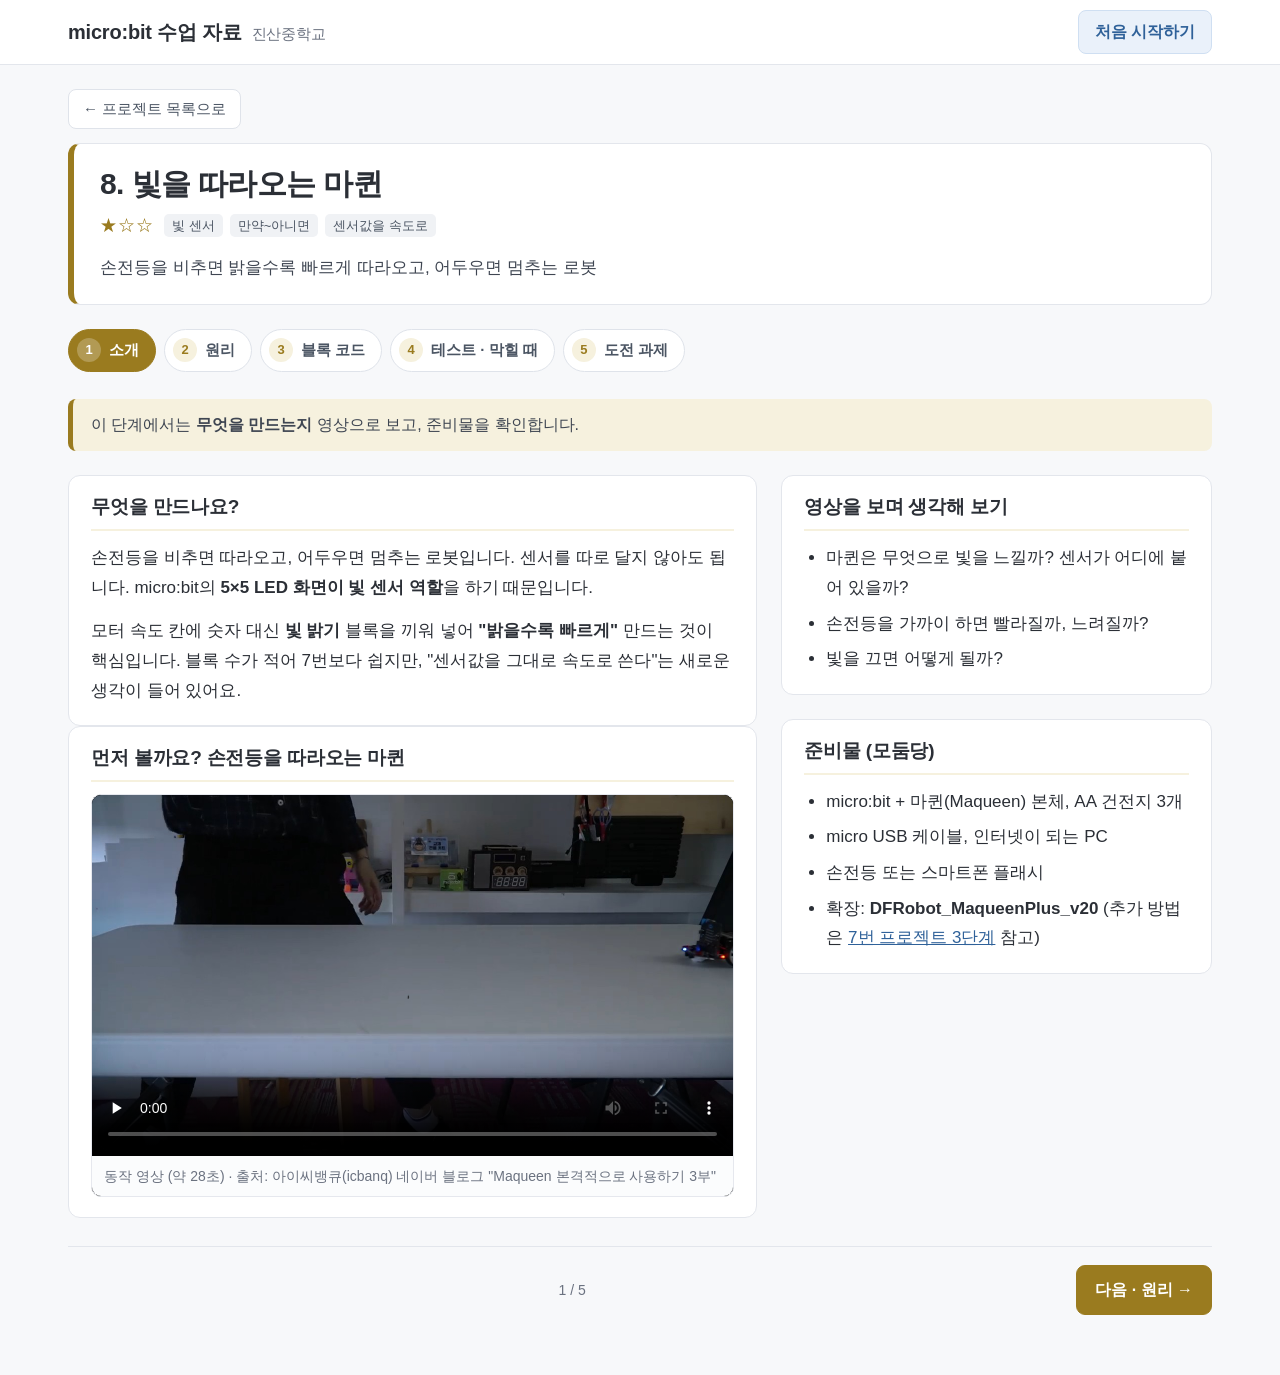
<file: p8-maqueen-light.html>
<!DOCTYPE html>
<html lang="ko">
<head>
<meta charset="utf-8">
<meta name="viewport" content="width=1200">
<title>빛을 따라오는 마퀸 — micro:bit 수업 자료</title>
<link rel="stylesheet" href="style.css">
</head>
<body>

<header class="site-header">
  <div class="wrap">
    <a class="site-title" href="index.html">micro:bit 수업 자료<span class="sub">진산중학교</span></a>
    <a class="header-link" href="step.html">처음 시작하기</a>
  </div>
</header>

<main class="detail-main c8">
  <div class="wrap">

    <p class="crumb"><a href="index.html">← 프로젝트 목록으로</a></p>

    <div class="page-head">
      <h1>8. 빛을 따라오는 마퀸</h1>
      <p class="head-meta">
        <span class="level" aria-label="난이도 3단계 중 1단계">★☆☆</span>
        <span class="tag">빛 센서</span>
        <span class="tag">만약~아니면</span>
        <span class="tag">센서값을 속도로</span>
      </p>
      <p>손전등을 비추면 밝을수록 빠르게 따라오고, 어두우면 멈추는 로봇</p>
    </div>

    <!-- ===== 1단계 소개 ===== -->
    <section class="step" id="s1" data-title="소개">
      <p class="step-lead">이 단계에서는 <strong>무엇을 만드는지</strong> 영상으로 보고, 준비물을 확인합니다.</p>

      <div class="layout">
        <div class="col-code">
          <section class="box">
            <h2>무엇을 만드나요?</h2>
            <p>손전등을 비추면 따라오고, 어두우면 멈추는 로봇입니다. 센서를 따로 달지 않아도 됩니다.
               micro:bit의 <strong>5×5 LED 화면이 빛 센서 역할</strong>을 하기 때문입니다.</p>
            <p>모터 속도 칸에 숫자 대신 <strong>빛 밝기</strong> 블록을 끼워 넣어 <strong>"밝을수록 빠르게"</strong> 만드는 것이 핵심입니다.
               블록 수가 적어 7번보다 쉽지만, "센서값을 그대로 속도로 쓴다"는 새로운 생각이 들어 있어요.</p>
          </section>
          <section class="box box--demo">
            <h2>먼저 볼까요? 손전등을 따라오는 마퀸</h2>
            <figure class="demo">
              <video controls preload="none" poster="videos/maqueen-light.jpg" src="videos/maqueen-light.mp4"></video>
              <figcaption>동작 영상 (약 28초) · 출처: 아이씨뱅큐(icbanq) 네이버 블로그 "Maqueen 본격적으로 사용하기 3부"</figcaption>
            </figure>
          </section>
        </div>
        <div class="col-info">
          <section class="box">
            <h2>영상을 보며 생각해 보기</h2>
            <ul>
              <li>마퀸은 무엇으로 빛을 느낄까? 센서가 어디에 붙어 있을까?</li>
              <li>손전등을 가까이 하면 빨라질까, 느려질까?</li>
              <li>빛을 끄면 어떻게 될까?</li>
            </ul>
          </section>
          <section class="box">
            <h2>준비물 (모둠당)</h2>
            <ul>
              <li>micro:bit + 마퀸(Maqueen) 본체, AA 건전지 3개</li>
              <li>micro USB 케이블, 인터넷이 되는 PC</li>
              <li>손전등 또는 스마트폰 플래시</li>
              <li>확장: <strong>DFRobot_MaqueenPlus_v20</strong> (추가 방법은 <a href="p7-maqueen-police.html#s3">7번 프로젝트 3단계</a> 참고)</li>
            </ul>
          </section>
        </div>
      </div>
    </section>

    <!-- ===== 2단계 원리 ===== -->
    <section class="step" id="s2" data-title="원리">
      <p class="step-lead">이 단계에서는 <strong>빛 센서가 어디에 있고 어떤 값을 주는지</strong> 직접 재 봅니다.</p>

      <div class="layout">
        <div class="col-code">
          <section class="box">
            <h2>빛 센서는 어디에 있을까?</h2>
            <p>micro:bit의 5×5 LED는 <strong>빛을 내기도 하고 빛을 받아들이기도</strong> 합니다.
               주변 밝기를 <strong>0(어둠) ~ 255(아주 밝음)</strong> 값으로 알려 줍니다.</p>
            <ul>
              <li>블록: <strong>입력 → 빛 밝기</strong> (확장 설치 필요 없음)</li>
              <li>손전등을 화면에 비추면 값이 커지고, 손으로 가리면 작아져요.</li>
              <li>값이 곧 <strong>속도</strong>가 됩니다. 마퀸 모터 속도도 0~255 범위라서 딱 맞아요.</li>
            </ul>
          </section>
        </div>
        <div class="col-info">
          <section class="box">
            <h2>워밍업: 교실 밝기 재 보기</h2>
            <ol class="steps">
              <li><strong>무한반복 안에 숫자 출력 [빛 밝기]</strong>
                기본 → 숫자 출력, 입력 → 빛 밝기.</li>
              <li><strong>다운로드해서 확인</strong>
                교실에서 보통 얼마가 나오나요? 손전등을 비추면? 손으로 가리면?</li>
              <li><strong>기준값 정하기</strong>
                "교실 값보다 크고 손전등 값보다 작은 숫자"를 기준값으로 씁니다. 보통 190 정도.</li>
            </ol>
          </section>
        </div>
      </div>
    </section>

    <!-- ===== 3단계 블록 코드 ===== -->
    <section class="step" id="s3" data-title="블록 코드">
      <p class="step-lead">이 단계에서는 블록 코드를 보고 <strong>만약~아니면</strong> 하나로 완성합니다. 블록은 5개뿐이에요.</p>

      <div class="layout">
        <div class="col-code">
          <section class="box">
            <h2>블록 코드</h2>
            <div class="mc" data-share="S66493-09121-68110-39479" data-size="449x315" data-name="빛을 따라오는 마퀸">
              <div class="mc-tabs">
                <span class="mc-label">블록 코드<span class="sub">보기 전용</span></span>
                <span class="mc-spacer"></span>
                <button class="mc-tab" type="button" data-mc-tall>크게 보기</button>
              </div>
              <div class="mc-frame">
                <iframe data-view="blocks" src="https://makecode.microbit.org/---codeembed#pub:S66493-09121-68110-39479" title="빛을 따라오는 마퀸 블록 코드" loading="lazy" tabindex="-1" sandbox="allow-scripts allow-same-origin"></iframe>
              </div>
              <p class="mc-tip">이 화면은 보기 전용입니다. 블록을 보고 내 프로젝트에서 직접 조립하세요. 속도 칸에 <strong>빛 밝기</strong> 블록이 들어간 것을 잘 보세요.</p>
              <figure class="shot print-only">
                <img src="images/maqueen-light.jpg" loading="lazy"
                     alt="빛을 따라오는 마퀸 블록 코드. 무한반복 안에서 빛 밝기가 190보다 크면 모든 모터 방향 전진 속도를 빛 밝기로 설정하고, 아니면 모든 모터 방향 전진 속도를 0으로 설정한다.">
                <figcaption>인쇄용 블록 코드 그림</figcaption>
              </figure>
            </div>
          </section>
        </div>
        <div class="col-info">
          <section class="box">
            <h2>만드는 순서</h2>
            <ol class="steps">
              <li><strong>만약 ~ 이면 / 아니면</strong>
                무한반복 안에 <strong>만약</strong> 블록을 넣고 (+) 버튼을 눌러 <strong>아니면</strong>을 추가합니다.</li>
              <li><strong>밝으면 빛의 세기만큼 전진</strong>
                조건에 <strong>빛 밝기 &gt; 190</strong>. 안에는 <strong>모든 모터 방향 전진 속도 [빛 밝기]</strong>.
                속도 칸의 숫자를 빼고 보라색 <strong>빛 밝기</strong> 블록을 끼워 넣는 것이 포인트!
                값이 200이면 속도 200, 250이면 속도 250 → 밝을수록 빨라요.</li>
              <li><strong>어두우면 정지</strong>
                아니면에는 <strong>모든 모터 방향 전진 속도 0</strong>. 190 이하일 때 실행됩니다.</li>
              <li><strong>테스트</strong>
                다운로드 → 마퀸 전원 ON → 조명을 조금 어둡게 한 뒤 손전등을 <strong>micro:bit 화면</strong>에 비추며 앞으로 이동. 빛을 끄면 멈추면 성공!</li>
            </ol>
            <p style="margin-top:12px"><strong>블록 찾는 곳</strong> — 논리 → 만약~이면/아니면, 비교(&gt;) | 입력 → 빛 밝기 | MaqueenPlusV2&amp;V3 → 모터 블록</p>
          </section>
        </div>
      </div>
    </section>

    <!-- ===== 4단계 테스트 ===== -->
    <section class="step" id="s4" data-title="테스트 · 막힐 때">
      <p class="step-lead">이 단계에서는 마퀸에 올려 <strong>동작을 확인</strong>하고, 잘 안 될 때 고칠 곳을 찾습니다.</p>

      <div class="layout">
        <div class="col-code">
          <section class="box">
            <h2>사용법 · 성공 기준</h2>
            <table class="controls">
              <tbody>
                <tr><th>밝다 (값이 큼)</th><td>빠르게 전진</td></tr>
                <tr><th>조금 밝다</th><td>천천히 전진</td></tr>
                <tr><th>어둡다 (190 이하)</th><td>정지</td></tr>
              </tbody>
            </table>
            <p style="margin-top:12px">손전등을 화면 <strong>바로 위</strong>에서 비추다가 조금씩 멀어져 보세요. 마퀸이 따라오면 성공입니다.</p>
          </section>
        </div>
        <div class="col-info">
          <section class="box box--note">
            <h2>막힐 때</h2>
            <p><strong>빛을 꺼도 계속 달려요.</strong><br>
               교실이 밝아 값이 늘 190을 넘는 것입니다. 기준값을 <strong>220~230</strong>으로 올리세요.</p>
            <p><strong>비춰도 안 움직여요.</strong><br>
               기준값을 150 정도로 낮추세요. 손전등을 <strong>화면(LED 쪽)</strong>에 비추고 있나요?</p>
            <p><strong>너무 느려요.</strong><br>
               속도 칸에 "빛 밝기 × 1.5"처럼 곱하기 블록을 써 보세요.</p>
          </section>
        </div>
      </div>
    </section>

    <!-- ===== 5단계 도전 ===== -->
    <section class="step" id="s5" data-title="도전 과제">
      <p class="step-lead">완성했다면 <strong>부호 하나, 블록 하나</strong>만 바꿔 다른 로봇으로 만들어 보세요.</p>

      <section class="box box--full">
        <h2>도전 과제</h2>
        <div class="challenges">
          <div><strong>빛을 피하는 마퀸</strong>&gt; 를 &lt; 로 바꾸면? 어두울 때만 달려요 (바퀴벌레 로봇!)</div>
          <div><strong>밝기 표시</strong>달리면서 "숫자 출력 빛 밝기"로 밝기를 보여 주기.</div>
          <div><strong>경광등 합치기</strong><a href="p7-maqueen-police.html#s5">7번 코드 ②</a>의 RGB LED 코드를 넣어 빛을 따라가는 경찰차로!</div>
          <div><strong>방향 바꾸기</strong>왼쪽·오른쪽 모터 속도를 다르게 주면 빛을 향해 휘어져 갈 수 있을까?</div>
        </div>
      </section>

      <section class="box">
        <h2>다음 프로젝트</h2>
        <p><a href="p9-maqueen-line.html">9. 라인트레이서</a> — 밑면 적외선 센서 2개로 검은 선을 따라 달립니다. 조건이 4가지로 늘어나요.</p>
      </section>
    </section>

  </div>
</main>

<script src="script.js"></script>
</body>
</html>
</file>
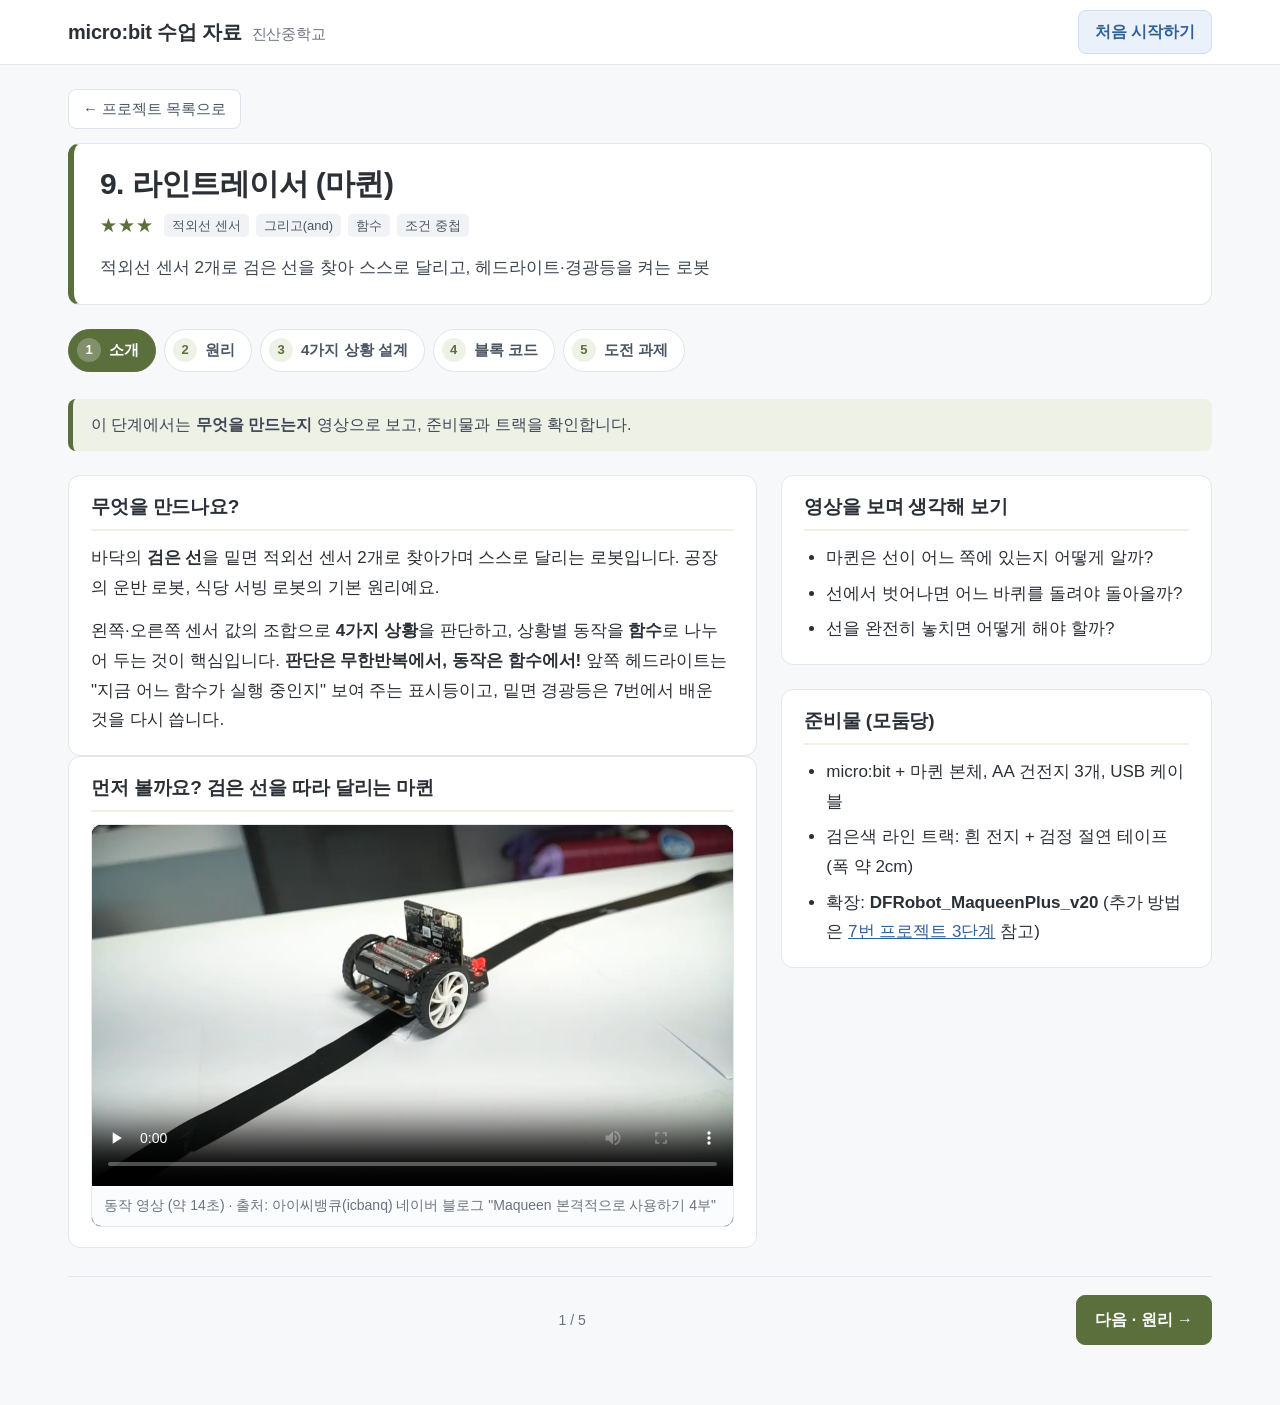
<file: p9-maqueen-line.html>
<!DOCTYPE html>
<html lang="ko">
<head>
<meta charset="utf-8">
<meta name="viewport" content="width=1200">
<title>라인트레이서 — micro:bit 수업 자료</title>
<link rel="stylesheet" href="style.css">
</head>
<body>

<header class="site-header">
  <div class="wrap">
    <a class="site-title" href="index.html">micro:bit 수업 자료<span class="sub">진산중학교</span></a>
    <a class="header-link" href="step.html">처음 시작하기</a>
  </div>
</header>

<main class="detail-main c9">
  <div class="wrap">

    <p class="crumb"><a href="index.html">← 프로젝트 목록으로</a></p>

    <div class="page-head">
      <h1>9. 라인트레이서 (마퀸)</h1>
      <p class="head-meta">
        <span class="level" aria-label="난이도 3단계 중 3단계">★★★</span>
        <span class="tag">적외선 센서</span>
        <span class="tag">그리고(and)</span>
        <span class="tag">함수</span>
        <span class="tag">조건 중첩</span>
      </p>
      <p>적외선 센서 2개로 검은 선을 찾아 스스로 달리고, 헤드라이트·경광등을 켜는 로봇</p>
    </div>

    <!-- ===== 1단계 소개 ===== -->
    <section class="step" id="s1" data-title="소개">
      <p class="step-lead">이 단계에서는 <strong>무엇을 만드는지</strong> 영상으로 보고, 준비물과 트랙을 확인합니다.</p>

      <div class="layout">
        <div class="col-code">
          <section class="box">
            <h2>무엇을 만드나요?</h2>
            <p>바닥의 <strong>검은 선</strong>을 밑면 적외선 센서 2개로 찾아가며 스스로 달리는 로봇입니다.
               공장의 운반 로봇, 식당 서빙 로봇의 기본 원리예요.</p>
            <p>왼쪽·오른쪽 센서 값의 조합으로 <strong>4가지 상황</strong>을 판단하고, 상황별 동작을 <strong>함수</strong>로
               나누어 두는 것이 핵심입니다. <strong>판단은 무한반복에서, 동작은 함수에서!</strong>
               앞쪽 헤드라이트는 "지금 어느 함수가 실행 중인지" 보여 주는 표시등이고, 밑면 경광등은 7번에서 배운 것을 다시 씁니다.</p>
          </section>
          <section class="box box--demo">
            <h2>먼저 볼까요? 검은 선을 따라 달리는 마퀸</h2>
            <figure class="demo">
              <video controls preload="none" poster="videos/maqueen-line.jpg" src="videos/maqueen-line.mp4"></video>
              <figcaption>동작 영상 (약 14초) · 출처: 아이씨뱅큐(icbanq) 네이버 블로그 "Maqueen 본격적으로 사용하기 4부"</figcaption>
            </figure>
          </section>
        </div>
        <div class="col-info">
          <section class="box">
            <h2>영상을 보며 생각해 보기</h2>
            <ul>
              <li>마퀸은 선이 어느 쪽에 있는지 어떻게 알까?</li>
              <li>선에서 벗어나면 어느 바퀴를 돌려야 돌아올까?</li>
              <li>선을 완전히 놓치면 어떻게 해야 할까?</li>
            </ul>
          </section>
          <section class="box">
            <h2>준비물 (모둠당)</h2>
            <ul>
              <li>micro:bit + 마퀸 본체, AA 건전지 3개, USB 케이블</li>
              <li>검은색 라인 트랙: 흰 전지 + 검정 절연 테이프(폭 약 2cm)</li>
              <li>확장: <strong>DFRobot_MaqueenPlus_v20</strong> (추가 방법은 <a href="p7-maqueen-police.html#s3">7번 프로젝트 3단계</a> 참고)</li>
            </ul>
          </section>
        </div>
      </div>
    </section>

    <!-- ===== 2단계 원리 ===== -->
    <section class="step" id="s2" data-title="원리">
      <p class="step-lead">이 단계에서는 <strong>적외선 센서가 흰색과 검은색을 구별하는 방법</strong>과 <strong>핀 번호</strong>를 알아 둡니다.</p>

      <div class="layout">
        <div class="col-code">
          <section class="box">
            <h2>적외선 센서: 흰 바닥은 1, 검은 선은 0</h2>
            <figure class="shot">
              <img src="images/maqueen-ir-sensors.jpg" loading="lazy"
                   alt="마퀸 밑면 앞쪽. Line-R과 Line-L이라고 적힌 검은 적외선 센서 2개가 초록 동그라미로 표시되어 있다.">
              <figcaption>마퀸 밑면 앞쪽의 적외선(IR) 센서 2개: Line-L(왼쪽), Line-R(오른쪽)</figcaption>
            </figure>
            <p style="margin-top:12px">센서 하나에 눈이 두 개입니다. <strong>발광부</strong>가 눈에 안 보이는 적외선을 바닥으로 쏘고,
               <strong>수광부</strong>가 튕겨 온 빛을 받습니다.</p>
            <ul>
              <li><strong>흰 바닥</strong>: 빛이 반사되어 돌아옴 → 값 <strong>1</strong></li>
              <li><strong>검은 선</strong>: 빛을 흡수해 못 받음 → 값 <strong>0</strong></li>
              <li>그래서 값이 0이면 "지금 검은 선 위!", 1이면 "흰 바닥 위!"</li>
            </ul>
          </section>
        </div>
        <div class="col-info">
          <section class="box">
            <h2>핀 배치</h2>
            <table class="controls">
              <tbody>
                <tr><th>P13</th><td>왼쪽 적외선 센서 (디지털 입력)</td></tr>
                <tr><th>P14</th><td>오른쪽 적외선 센서 (디지털 입력)</td></tr>
                <tr><th>P8 / P12</th><td>앞쪽 헤드라이트 LED 왼쪽 / 오른쪽 (디지털 출력 1 = 켜기)</td></tr>
                <tr><th>P15</th><td>밑면 RGB LED 4개 (경광등)</td></tr>
              </tbody>
            </table>
          </section>
          <section class="box">
            <h2>워밍업: 센서 값 확인하기</h2>
            <ol class="steps">
              <li><strong>숫자 출력 [P13의 디지털 입력 값]</strong>
                고급 → 핀 → "P0의 디지털 입력 값"을 P13으로 바꿔 무한반복에 넣습니다.</li>
              <li><strong>흰 종이와 검정 테이프 위에 올려 보기</strong>
                1 ↔ 0으로 바뀌면 센서가 잘 동작하는 것. P14도 같은 방법으로 확인!</li>
            </ol>
          </section>
        </div>
      </div>
    </section>

    <!-- ===== 3단계 설계 ===== -->
    <section class="step" id="s3" data-title="4가지 상황 설계">
      <p class="step-lead">이 단계에서는 코드를 만들기 전에 <strong>센서 값 조합 → 상황 → 동작 → 함수 이름</strong>을 표로 정리합니다. 이 표가 곧 코드의 설계도예요.</p>

      <section class="box box--full">
        <h2>센서 값 조합으로 4가지 상황 판단하기</h2>
        <table class="matrix">
          <thead>
            <tr><th>왼쪽 센서 (P13)</th><th>오른쪽 센서 (P14)</th><th>마퀸의 상황</th><th>해야 할 동작</th><th>함수 이름</th></tr>
          </thead>
          <tbody>
            <tr><td class="v0">0 (검정)</td><td class="v0">0 (검정)</td><td>선 위에 잘 있음</td><td>직진 + 헤드라이트 둘 다 켜기</td><td><strong>라인위</strong></td></tr>
            <tr><td class="v1">1 (흰색)</td><td class="v0">0 (검정)</td><td>왼쪽으로 벗어남</td><td>우회전 (왼쪽 바퀴만 돌리기)</td><td><strong>왼쪽이탈</strong></td></tr>
            <tr><td class="v0">0 (검정)</td><td class="v1">1 (흰색)</td><td>오른쪽으로 벗어남</td><td>좌회전 (오른쪽 바퀴만 돌리기)</td><td><strong>오른쪽이탈</strong></td></tr>
            <tr><td class="v1">1 (흰색)</td><td class="v1">1 (흰색)</td><td>선을 완전히 놓침</td><td>천천히 돌며 선 찾기 + 라이트 끄기</td><td><strong>경로이탈</strong></td></tr>
          </tbody>
        </table>
        <p style="margin-top:12px"><strong>"P13의 디지털 입력 값 = 0 그리고 P14의 디지털 입력 값 = 0"</strong>처럼
           <strong>그리고</strong>로 묶으면 두 조건이 모두 참일 때만 실행됩니다.</p>
      </section>

      <div class="layout">
        <div class="col-code">
          <section class="box">
            <h2>함수 안에 넣을 것</h2>
            <table class="controls">
              <tbody>
                <tr><th>라인위</th><td>모든 모터 전진 20 · P8, P12에 1 출력 (라이트 둘 다 켬)</td></tr>
                <tr><th>왼쪽이탈</th><td>왼쪽 20, 오른쪽 0 (우회전) · P8 0, P12 1</td></tr>
                <tr><th>오른쪽이탈</th><td>왼쪽 0, 오른쪽 20 (좌회전) · P8 1, P12 0</td></tr>
                <tr><th>경로이탈</th><td>왼쪽 16, 오른쪽 20 (크게 돌며 선 찾기) · P8 0, P12 0</td></tr>
              </tbody>
            </table>
            <p style="margin-top:12px">헤드라이트는 "지금 어느 함수가 실행 중인지" 보여 주는 표시등입니다. 도는 쪽 라이트가 켜져요.</p>
          </section>
        </div>
        <div class="col-info">
          <section class="box">
            <h2>왜 함수로 나눌까?</h2>
            <ul>
              <li>무한반복 안에는 <strong>판단(만약)</strong>만 남아 한눈에 읽혀요.</li>
              <li>동작을 고칠 때 함수 안 숫자만 바꾸면 돼요.</li>
              <li>10번 프로젝트에서 <strong>정지</strong> 함수를 하나 더 붙이기만 하면 됩니다.</li>
            </ul>
          </section>
        </div>
      </div>
    </section>

    <!-- ===== 4단계 블록 코드 ===== -->
    <section class="step" id="s4" data-title="블록 코드">
      <p class="step-lead">이 단계에서는 블록 코드를 보고 <strong>함수 4개 → 무한반복 판단 → 경광등</strong> 순서로 조립합니다.</p>

      <section class="box">
        <h2>블록 코드</h2>
        <div class="mc" data-share="S90141-07627-52311-47871" data-size="1884x1251" data-name="라인트레이서">
          <div class="mc-tabs">
            <span class="mc-label">블록 코드<span class="sub">보기 전용</span></span>
            <span class="mc-spacer"></span>
            <button class="mc-tab" type="button" data-mc-tall>크게 보기</button>
          </div>
          <div class="mc-frame">
            <iframe data-view="blocks" src="https://makecode.microbit.org/---codeembed#pub:S90141-07627-52311-47871" title="라인트레이서 블록 코드" loading="lazy" tabindex="-1" sandbox="allow-scripts allow-same-origin"></iframe>
          </div>
          <p class="mc-tip">이 화면은 보기 전용입니다. 함수 4개와 무한반복이 나란히 있어 넓으니 <strong>+</strong> 로 확대해 끌어서 옮겨 가며 보고(세로로 더 길게 보려면 <strong>크게 보기</strong>), 3단계 표와 비교하며 조립하세요.</p>
        </div>
      </section>

      <div class="layout">
        <div class="col-code">
          <section class="box">
            <h2>만드는 순서</h2>
            <ol class="steps">
              <li><strong>함수 4개 만들기</strong>
                고급 → 함수 → <strong>함수 만들기</strong>로 <strong>라인위 · 왼쪽이탈 · 오른쪽이탈 · 경로이탈</strong>을 만듭니다.
                안은 3단계의 "함수 안에 넣을 것"대로 채워요.</li>
              <li><strong>무한반복에서 판단하기</strong>
                <strong>만약 ~ 이면 / 아니면</strong>을 넣고, 아니면 안에 <strong>만약</strong> 3개를 더 넣습니다 ((+) 버튼).
                조건은 표의 순서대로 <strong>P13 = 0 그리고 P14 = 0</strong> → 함수호출 라인위 … 경로이탈까지.</li>
              <li><strong>경광등 (선택)</strong>
                무한반복 맨 위의 <strong>RGB LED P15 0~3번</strong> 빨강·파랑 4개는 <a href="p7-maqueen-police.html#s5">7번 코드 ②</a>에서 배운 경광등입니다.
                없어도 라인트레이서는 똑같이 달립니다.</li>
              <li><strong>트랙 만들고 달리기</strong>
                흰 전지에 검정 절연 테이프로 둥근 코스를 붙입니다. 급한 커브는 피하고, 마퀸을 선 위에 올려 출발!</li>
            </ol>
            <p style="margin-top:12px"><strong>블록 찾는 곳</strong> — 고급 → 핀 → "P0의 디지털 입력 값"을 P13 / P14로 바꾸기, "디지털 값 출력" |
               논리 → 그리고, 비교(=) | 고급 → 함수 → 함수 만들기, 함수호출 | MaqueenPlusV2&amp;V3 → 모터 블록</p>
          </section>
        </div>
        <div class="col-info">
          <section class="box">
            <h2>내 코드 점검 체크리스트</h2>
            <ul>
              <li>함수 이름 4개가 표와 같은가요?</li>
              <li>만약 4개의 조건이 모두 <strong>그리고</strong>로 두 센서를 묶었나요?</li>
              <li>P13 = 0, P14 = 0 조합이 <strong>라인위</strong>로 가나요?</li>
              <li>각 함수 안에 모터 블록 + 헤드라이트 출력 2개가 있나요?</li>
            </ul>
          </section>
          <section class="box box--note">
            <h2>막힐 때</h2>
            <p><strong>선을 자꾸 벗어나요.</strong><br>
               속도 20을 더 낮추거나 커브를 더 완만하게. 경로이탈의 16/20 차이를 키우면 더 작게 돌아요.</p>
            <p><strong>반대로 돌아요.</strong><br>
               왼쪽이탈/오른쪽이탈 함수의 바퀴 속도(20/0)가 서로 바뀌지 않았는지 확인하세요.</p>
            <p><strong>계속 직진만 해요.</strong><br>
               2단계 워밍업처럼 "숫자 출력 P13의 디지털 입력 값"으로 센서 값이 바뀌는지 확인하세요. 바닥이 너무 반짝이지 않는지도요.</p>
          </section>
        </div>
      </div>
    </section>

    <!-- ===== 5단계 도전 ===== -->
    <section class="step" id="s5" data-title="도전 과제">
      <p class="step-lead">완성했다면 <strong>속도와 함수 안 숫자</strong>를 바꿔 보세요. 초음파 센서와 합치는 것은 다음 프로젝트에서!</p>

      <section class="box box--full">
        <h2>도전 과제</h2>
        <div class="challenges">
          <div><strong>빠른 트레이서</strong>속도 20을 올리되 벗어나지 않는 최대 속도 찾기 (모둠 대결!)</div>
          <div><strong>경찰 순찰차</strong>경광등을 켜고 선을 따라 순찰하기. 위 코드가 바로 이것!</div>
          <div><strong>라이트 끄고 달리기</strong>헤드라이트 없이 달리면 어느 함수가 실행 중인지 알 수 있을까? micro:bit 화면에 화살표를 띄워 보기.</div>
          <div><strong>8자 트랙</strong>선이 교차하는 8자 코스에서도 선을 따라갈까? 교차점에서 센서 값은 어떻게 될까?</div>
        </div>
      </section>

      <section class="box">
        <h2>다음 프로젝트</h2>
        <p><a href="p10-maqueen-line-stop.html">10. 장애물 앞에서 멈추는 라인트레이서</a> — 이 코드에 7번의 초음파 센서를 더해,
           선 위에 장애물이 있으면 멈추게 만듭니다. 지금 만든 프로젝트를 그대로 이어서 씁니다.</p>
      </section>
    </section>

  </div>
</main>

<script src="script.js"></script>
</body>
</html>
</file>
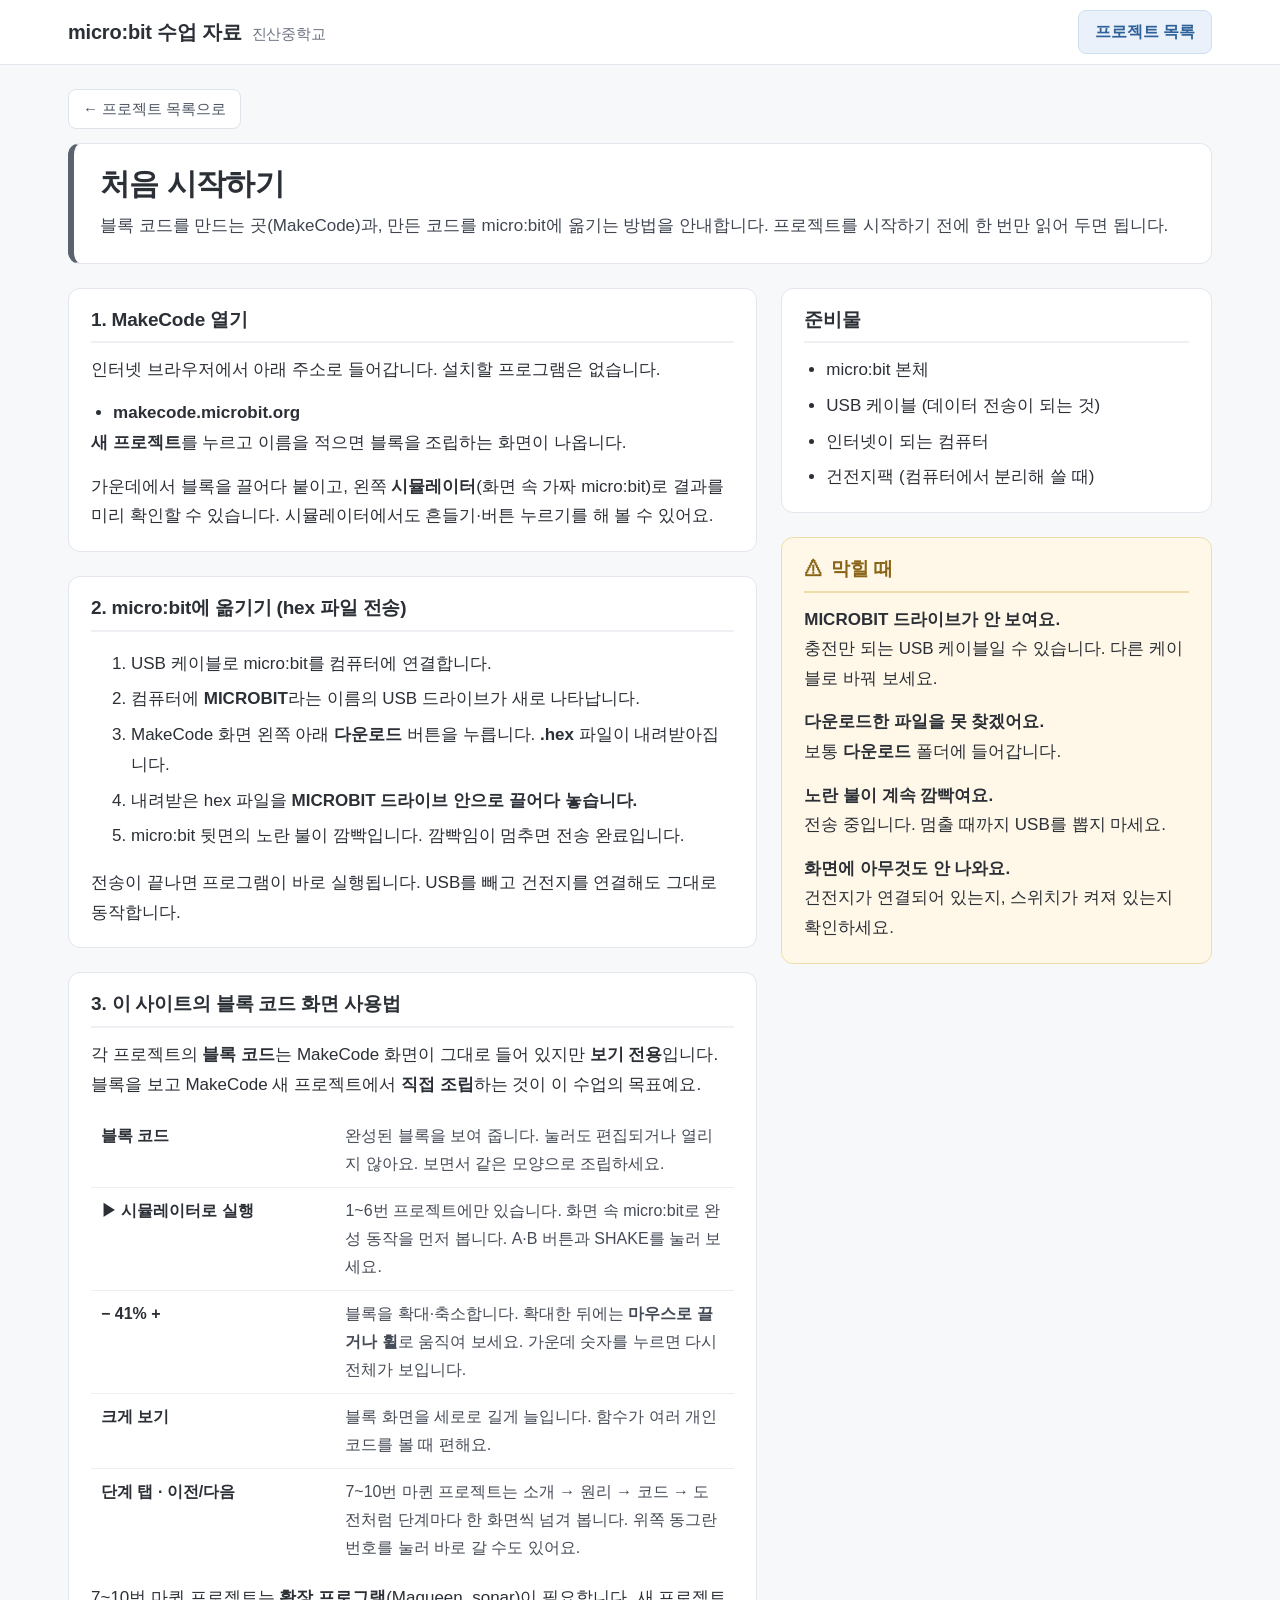
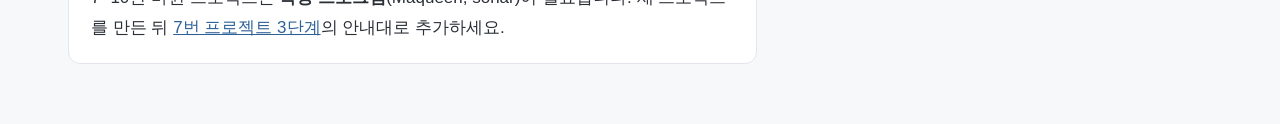
<file: step.html>
<!DOCTYPE html>
<html lang="ko">
<head>
<meta charset="utf-8">
<meta name="viewport" content="width=1200">
<title>처음 시작하기 — micro:bit 수업 자료</title>
<link rel="stylesheet" href="style.css">
</head>
<body>

<header class="site-header">
  <div class="wrap">
    <a class="site-title" href="index.html">micro:bit 수업 자료<span class="sub">진산중학교</span></a>
    <a class="header-link" href="index.html">프로젝트 목록</a>
  </div>
</header>

<main class="detail-main c0">
  <div class="wrap">

    <p class="crumb"><a href="index.html">← 프로젝트 목록으로</a></p>

    <div class="page-head">
      <h1>처음 시작하기</h1>
      <p>블록 코드를 만드는 곳(MakeCode)과, 만든 코드를 micro:bit에 옮기는 방법을 안내합니다.
         프로젝트를 시작하기 전에 한 번만 읽어 두면 됩니다.</p>
    </div>

    <div class="layout">

      <div class="col-code">
        <section class="box">
          <h2>1. MakeCode 열기</h2>
          <p>인터넷 브라우저에서 아래 주소로 들어갑니다. 설치할 프로그램은 없습니다.</p>
          <ul>
            <li><strong>makecode.microbit.org</strong></li>
          </ul>
          <p><strong>새 프로젝트</strong>를 누르고 이름을 적으면 블록을 조립하는 화면이 나옵니다.</p>
          <p>가운데에서 블록을 끌어다 붙이고, 왼쪽 <strong>시뮬레이터</strong>(화면 속 가짜 micro:bit)로
             결과를 미리 확인할 수 있습니다. 시뮬레이터에서도 흔들기·버튼 누르기를 해 볼 수 있어요.</p>
        </section>

        <section class="box" style="margin-top:24px">
          <h2>2. micro:bit에 옮기기 (hex 파일 전송)</h2>
          <ol>
            <li>USB 케이블로 micro:bit를 컴퓨터에 연결합니다.</li>
            <li>컴퓨터에 <strong>MICROBIT</strong>라는 이름의 USB 드라이브가 새로 나타납니다.</li>
            <li>MakeCode 화면 왼쪽 아래 <strong>다운로드</strong> 버튼을 누릅니다.
                <strong>.hex</strong> 파일이 내려받아집니다.</li>
            <li>내려받은 hex 파일을 <strong>MICROBIT 드라이브 안으로 끌어다 놓습니다.</strong></li>
            <li>micro:bit 뒷면의 노란 불이 깜빡입니다. 깜빡임이 멈추면 전송 완료입니다.</li>
          </ol>
          <p>전송이 끝나면 프로그램이 바로 실행됩니다. USB를 빼고 건전지를 연결해도 그대로 동작합니다.</p>
        </section>

        <section class="box" style="margin-top:24px">
          <h2>3. 이 사이트의 블록 코드 화면 사용법</h2>
          <p>각 프로젝트의 <strong>블록 코드</strong>는 MakeCode 화면이 그대로 들어 있지만 <strong>보기 전용</strong>입니다.
             블록을 보고 MakeCode 새 프로젝트에서 <strong>직접 조립</strong>하는 것이 이 수업의 목표예요.</p>
          <table class="controls">
            <tbody>
              <tr><th>블록 코드</th><td>완성된 블록을 보여 줍니다. 눌러도 편집되거나 열리지 않아요. 보면서 같은 모양으로 조립하세요.</td></tr>
              <tr><th>▶ 시뮬레이터로 실행</th><td>1~6번 프로젝트에만 있습니다. 화면 속 micro:bit로 완성 동작을 먼저 봅니다. A·B 버튼과 SHAKE를 눌러 보세요.</td></tr>
              <tr><th>− 41% +</th><td>블록을 확대·축소합니다. 확대한 뒤에는 <strong>마우스로 끌거나 휠</strong>로 움직여 보세요. 가운데 숫자를 누르면 다시 전체가 보입니다.</td></tr>
              <tr><th>크게 보기</th><td>블록 화면을 세로로 길게 늘입니다. 함수가 여러 개인 코드를 볼 때 편해요.</td></tr>
              <tr><th>단계 탭 · 이전/다음</th><td>7~10번 마퀸 프로젝트는 소개 → 원리 → 코드 → 도전처럼 단계마다 한 화면씩 넘겨 봅니다. 위쪽 동그란 번호를 눌러 바로 갈 수도 있어요.</td></tr>
            </tbody>
          </table>
          <p style="margin-top:12px">7~10번 마퀸 프로젝트는 <strong>확장 프로그램</strong>(Maqueen, sonar)이 필요합니다.
             새 프로젝트를 만든 뒤 <a href="p7-maqueen-police.html#s3">7번 프로젝트 3단계</a>의 안내대로 추가하세요.</p>
        </section>

      </div>

      <div class="col-info">
        <section class="box">
          <h2>준비물</h2>
          <ul>
            <li>micro:bit 본체</li>
            <li>USB 케이블 (데이터 전송이 되는 것)</li>
            <li>인터넷이 되는 컴퓨터</li>
            <li>건전지팩 (컴퓨터에서 분리해 쓸 때)</li>
          </ul>
        </section>

        <section class="box box--note">
          <h2>막힐 때</h2>
          <p><strong>MICROBIT 드라이브가 안 보여요.</strong><br>
             충전만 되는 USB 케이블일 수 있습니다. 다른 케이블로 바꿔 보세요.</p>
          <p><strong>다운로드한 파일을 못 찾겠어요.</strong><br>
             보통 <strong>다운로드</strong> 폴더에 들어갑니다.</p>
          <p><strong>노란 불이 계속 깜빡여요.</strong><br>
             전송 중입니다. 멈출 때까지 USB를 뽑지 마세요.</p>
          <p><strong>화면에 아무것도 안 나와요.</strong><br>
             건전지가 연결되어 있는지, 스위치가 켜져 있는지 확인하세요.</p>
        </section>
      </div>

    </div>

  </div>
</main>

<script src="script.js"></script>
</body>
</html>
</file>
<file: style.css>
@charset "utf-8";

/* ============================================================
   micro:bit 수업 자료 — 공통 스타일
   PC 브라우저 전용. 외부 폰트/CDN 사용 안 함.
   ============================================================ */

/* ---------- 기본값 초기화 ---------- */
*, *::before, *::after { box-sizing: border-box; }

html { -webkit-text-size-adjust: 100%; }

body {
  margin: 0;
  font-family: -apple-system, BlinkMacSystemFont, "Apple SD Gothic Neo",
               "Malgun Gothic", "맑은 고딕", "Noto Sans KR", "Segoe UI", sans-serif;
  font-size: 17px;
  line-height: 1.75;
  color: #2b2f36;
  background: #f7f8fa;
}

h1, h2, h3 { line-height: 1.35; margin: 0; }
p { margin: 0 0 0.8em; }
p:last-child { margin-bottom: 0; }
ul { margin: 0; padding-left: 1.3em; }
li { margin-bottom: 0.35em; }
li:last-child { margin-bottom: 0; }
img { max-width: 100%; display: block; }
a { color: #2f6199; }

/* ---------- 공통 레이아웃 ---------- */
.wrap {
  max-width: 1200px;
  margin: 0 auto;
  padding: 0 28px;
}

.site-header {
  background: #fff;
  border-bottom: 1px solid #e3e6ec;
}

.site-header .wrap {
  display: flex;
  align-items: center;
  justify-content: space-between;
  gap: 20px;
  min-height: 64px;
}

.site-title {
  font-size: 20px;
  font-weight: 700;
  letter-spacing: -0.01em;
  color: #2b2f36;
  text-decoration: none;
}

.site-title .sub {
  font-weight: 400;
  font-size: 15px;
  color: #6b7280;
  margin-left: 10px;
}

.header-link {
  font-size: 16px;
  font-weight: 600;
  text-decoration: none;
  color: #2f6199;
  background: #eaf1fa;
  border: 1px solid #cfdff2;
  border-radius: 8px;
  padding: 7px 16px;
  white-space: nowrap;
}

.header-link:hover { background: #dfeaf7; }

/* ============================================================
   홈 — 프로젝트 카드 3열 x 2행
   ============================================================ */
.home-main { padding: 26px 0 36px; }

.home-lead {
  margin: 0 0 22px;
  font-size: 16px;
  color: #5b6270;
}

.card-grid {
  display: grid;
  grid-template-columns: repeat(3, 1fr);
  gap: 20px;
}

.card {
  display: block;
  text-decoration: none;
  color: inherit;
  background: #fff;
  border: 1px solid #e3e6ec;
  border-left: 6px solid var(--accent, #9aa2ad);
  border-radius: 12px;
  padding: 18px 20px 20px;
}

.card:hover {
  border-color: var(--accent, #9aa2ad);
  border-left-color: var(--accent, #9aa2ad);
  background: var(--tint, #fafbfc);
}

.card-num {
  display: inline-block;
  font-size: 13px;
  font-weight: 700;
  color: var(--accent, #555);
  background: var(--tint, #f0f2f5);
  border-radius: 20px;
  padding: 1px 11px;
  margin-bottom: 9px;
}

.card-title {
  font-size: 21px;
  font-weight: 700;
  margin: 0 0 5px;
  letter-spacing: -0.01em;
}

.card-desc {
  font-size: 15px;
  line-height: 1.6;
  color: #5b6270;
  margin: 0 0 12px;
  min-height: 3em;
}

.card-meta {
  display: flex;
  align-items: center;
  flex-wrap: wrap;
  gap: 7px;
}

.level {
  font-size: 14px;
  letter-spacing: 1px;
  color: var(--accent, #555);
  margin-right: 3px;
}

.tag {
  font-size: 13px;
  line-height: 1.5;
  color: #4b5563;
  background: #f0f2f5;
  border-radius: 5px;
  padding: 2px 8px;
}

/* ============================================================
   상세 페이지
   ============================================================ */
.detail-main { padding: 24px 0 60px; }

.crumb { margin-bottom: 14px; }

.crumb a {
  font-size: 15px;
  text-decoration: none;
  color: #4b5563;
  background: #fff;
  border: 1px solid #dfe3ea;
  border-radius: 8px;
  padding: 6px 14px;
  display: inline-block;
}

.crumb a:hover { background: #f0f2f5; }

.page-head {
  border-left: 6px solid var(--accent, #9aa2ad);
  background: #fff;
  border-radius: 12px;
  border-top: 1px solid #e3e6ec;
  border-right: 1px solid #e3e6ec;
  border-bottom: 1px solid #e3e6ec;
  padding: 20px 26px 22px;
  margin-bottom: 24px;
}

.page-head h1 {
  font-size: 30px;
  letter-spacing: -0.02em;
  margin-bottom: 6px;
}

.page-head .level { font-size: 17px; }

.page-head .head-meta {
  display: flex;
  align-items: center;
  flex-wrap: wrap;
  gap: 7px;
  margin-bottom: 12px;
}

.page-head p { font-size: 17px; color: #3f4652; }

/* --- 2단 레이아웃 --- */
.layout {
  display: grid;
  grid-template-columns: minmax(0, 1.6fr) minmax(0, 1fr);
  gap: 24px;
  align-items: start;
}

/* 가로로 넓은 이미지: 2단 무시하고 전체 폭 */
.layout--wide { grid-template-columns: minmax(0, 1fr); }

.layout--wide .col-info {
  display: grid;
  grid-template-columns: repeat(3, minmax(0, 1fr));
  gap: 24px;
  align-items: start;
}

.col-code, .col-info { min-width: 0; }

.col-info > .box + .box { margin-top: 24px; }
.layout--wide .col-info > .box + .box { margin-top: 0; }

/* 정보 박스가 2개일 때 (전체폭 레이아웃) */
.layout--wide .col-info--two { grid-template-columns: repeat(2, minmax(0, 1fr)); }

/* --- 박스 --- */
.box {
  background: #fff;
  border: 1px solid #e3e6ec;
  border-radius: 12px;
  padding: 18px 22px 20px;
}

.box > h2 {
  font-size: 19px;
  letter-spacing: -0.01em;
  margin: 0 0 12px;
  padding-bottom: 9px;
  border-bottom: 2px solid var(--tint, #eef0f4);
}

.box--full { margin-bottom: 24px; }

/* 주의점 강조 박스 */
.box--note {
  background: #fff8e8;
  border-color: #f0dca8;
}

.box--note > h2 {
  border-bottom-color: #f0dca8;
  color: #8a6416;
}

.box--note > h2::before {
  content: "⚠";
  margin-right: 8px;
}

/* --- 조작표 --- */
table.controls {
  width: 100%;
  border-collapse: collapse;
  font-size: 16px;
}

table.controls th, table.controls td {
  text-align: left;
  vertical-align: top;
  padding: 9px 10px;
  border-bottom: 1px solid #eceef2;
}

table.controls tr:last-child th,
table.controls tr:last-child td { border-bottom: 0; }

table.controls th {
  width: 38%;
  font-weight: 700;
  color: #2b2f36;
  white-space: nowrap;
}

table.controls td { color: #454b56; }

/* --- 이미지 / 라이트박스 트리거 --- */
.shot {
  margin: 0;
  border: 1px solid #e6e8ee;
  border-radius: 10px;
  background: #fbfcfd;
  padding: 10px;
  cursor: zoom-in;
}

.shot img { margin: 0 auto; border-radius: 4px; }

.shot figcaption {
  font-size: 14px;
  color: #6b7280;
  text-align: center;
  margin-top: 9px;
}

.zoom-hint {
  font-size: 14px;
  color: #6b7280;
  margin: 0 0 10px;
}

.zoom-hint::before { content: "🔍"; margin-right: 6px; }

/* 연결 순서 사진 */
.photo-steps { display: grid; gap: 20px; }

.photo-steps .shot img { max-height: 520px; width: auto; }

/* 따라하기 단계 (가로 3칸). 사진 크기가 제각각이라 높이를 맞춰 준다. */
.guide-steps {
  display: grid;
  grid-template-columns: repeat(3, minmax(0, 1fr));
  gap: 20px;
  align-items: start;
}

.guide-steps .shot { display: flex; flex-direction: column; }

/* 세 장의 크기가 제각각이라 높이를 고정해 캡션 줄을 맞춘다 */
.guide-steps .shot img {
  height: 300px;
  width: 100%;
  object-fit: contain;
  margin: 0 auto;
}

.step-no {
  display: inline-block;
  font-size: 13px;
  font-weight: 700;
  color: #fff;
  background: var(--accent, #666);
  border-radius: 20px;
  padding: 1px 10px;
  margin-right: 6px;
}


/* ============================================================
   MakeCode 임베드 (블록 코드 보기 전용 / 시뮬레이터)
   블록 코드 iframe 은 pointer-events 를 막아 안의 어떤 버튼도 눌리지 않는다.
   학생이 임베드 안의 "편집" 버튼으로 MakeCode 편집기를 여는 것을 막기 위함.
   ============================================================ */
.mc {
  border: 1px solid #e6e8ee;
  border-radius: 10px;
  background: #fbfcfd;
  overflow: hidden;
}

.mc-tabs {
  display: flex;
  align-items: center;
  flex-wrap: wrap;
  gap: 6px;
  padding: 8px 10px;
  background: #f0f2f5;
  border-bottom: 1px solid #e3e6ec;
}

.mc-tab {
  font-family: inherit;
  font-size: 14px;
  font-weight: 600;
  line-height: 1.4;
  color: #4b5563;
  background: #fff;
  border: 1px solid #d9dee6;
  border-radius: 7px;
  padding: 6px 13px;
  cursor: pointer;
  text-decoration: none;
  white-space: nowrap;
}

.mc-tab:hover { border-color: var(--accent, #9aa2ad); }

.mc-tab.is-on {
  color: #fff;
  background: var(--accent, #555);
  border-color: var(--accent, #555);
}

/* 탭이 하나뿐인 페이지(마퀸)에서 쓰는 제목 라벨 */
.mc-label {
  font-size: 14px;
  font-weight: 700;
  color: #4b5563;
  padding: 6px 4px;
}

.mc-label .sub {
  font-weight: 500;
  color: #6b7280;
  margin-left: 6px;
}

.mc-spacer { flex: 1; }

.mc-frame {
  position: relative;
  height: 560px;
  background: #fff;
}

.mc--tall .mc-frame { height: 86vh; }

.mc-frame iframe {
  position: absolute;
  inset: 0;
  width: 100%;
  height: 100%;
  border: 0;
}

/* 확대 보기: 블록 iframe 을 원본 크기 × 배율(JS 가 px 로 지정)로 키우고
   바깥 틀에서 스크롤·드래그로 움직인다. iframe 은 pointer-events 가 막혀 있어
   휠·드래그가 이 틀로 그대로 전달된다. */
.mc--zoom .mc-frame {
  overflow: auto;
  overscroll-behavior: contain;
  cursor: grab;
}

.mc--zoom .mc-frame.is-grabbing { cursor: grabbing; }

.mc--zoom .mc-frame iframe[data-view="blocks"] {
  position: static;
  display: block;
  margin: 0 auto;
}

/* 확대 버튼 (− 41% +) */
.mc-zoom {
  display: inline-flex;
  align-items: center;
  gap: 4px;
}

.mc-zoom[hidden] { display: none; }

.mc-zbtn {
  min-width: 32px;
  padding: 6px 0;
  font-size: 16px;
  line-height: 1.2;
  text-align: center;
}

.mc-znow {
  min-width: 58px;
  padding: 6px 4px;
  text-align: center;
  font-variant-numeric: tabular-nums;
}

.mc-zbtn:disabled,
.mc-znow:disabled {
  color: #9aa2ad;
  border-color: #e3e6ec;
  cursor: default;
}

.mc-zbtn:disabled:hover,
.mc-znow:disabled:hover { border-color: #e3e6ec; }

/* 시뮬레이터를 보는 동안에는 확대가 필요 없다 */
.mc--sim .mc-zoom { display: none; }

/* 보기 전용: 블록 코드 iframe 은 클릭·드래그·휠이 전혀 들어가지 않는다 */
.mc-frame iframe[data-view="blocks"] { pointer-events: none; }

.mc-frame iframe[hidden] { display: none; }

.mc-tip {
  font-size: 14px;
  color: #6b7280;
  margin: 0;
  padding: 9px 12px;
  border-top: 1px solid #eceef2;
  background: #fff;
}

.mc-tip::before { content: "💡"; margin-right: 6px; }

/* 인쇄 전용 요소 — 화면에서는 숨긴다 */
.print-only { display: none; }

/* 프로젝트 동작 영상 */
.demo {
  margin: 0;
  border: 1px solid #e6e8ee;
  border-radius: 10px;
  background: #111;
  overflow: hidden;
}

.demo video {
  display: block;
  width: 100%;
  max-height: 480px;
  background: #000;
}

.demo figcaption {
  font-size: 14px;
  color: #6b7280;
  background: #fbfcfd;
  padding: 8px 12px;
}

/* 만드는 순서 */
.steps { margin: 0; padding-left: 0; list-style: none; counter-reset: step; }

.steps > li {
  position: relative;
  padding-left: 40px;
  margin-bottom: 12px;
  counter-increment: step;
}

.steps > li::before {
  content: counter(step);
  position: absolute;
  left: 0;
  top: 2px;
  width: 27px;
  height: 27px;
  line-height: 27px;
  text-align: center;
  font-size: 14px;
  font-weight: 700;
  color: #fff;
  background: var(--accent, #666);
  border-radius: 50%;
}

.steps > li > strong:first-child { display: block; }

/* 센서 값 → 동작 표 */
table.matrix {
  width: 100%;
  border-collapse: collapse;
  font-size: 15px;
}

table.matrix th, table.matrix td {
  text-align: left;
  padding: 8px 10px;
  border-bottom: 1px solid #eceef2;
  vertical-align: top;
}

table.matrix thead th {
  font-size: 14px;
  color: #6b7280;
  background: #f7f8fa;
  border-bottom: 2px solid #e3e6ec;
}

table.matrix .v0 { color: #2b2f36; font-weight: 700; }
table.matrix .v1 { color: #a1514d; font-weight: 700; }

/* 도전 과제 카드 */
.challenges {
  display: grid;
  grid-template-columns: repeat(2, minmax(0, 1fr));
  gap: 14px;
}

.challenges > div {
  background: var(--tint, #f7f8fa);
  border-radius: 10px;
  padding: 12px 15px;
  font-size: 15px;
}

.challenges > div > strong { display: block; margin-bottom: 3px; }

/* 홈 — 프로젝트 묶음 제목 */
.group-title {
  font-size: 18px;
  font-weight: 700;
  color: #2b2f36;
  margin: 30px 0 12px;
  padding-left: 12px;
  border-left: 5px solid #9aa2ad;
}

.group-title:first-of-type { margin-top: 0; }

.group-title .sub {
  font-size: 14px;
  font-weight: 400;
  color: #6b7280;
  margin-left: 10px;
}

.card-grid + .group-title { margin-top: 32px; }

.group-title--maqueen { border-left-color: #a1514d; }

/* 마퀸 카드 4장은 한 줄에 */
.card-grid--four { grid-template-columns: repeat(4, 1fr); }
.card-grid--four .card-desc { min-height: 4.8em; }

/* ============================================================
   단계 페이지 (마퀸 프로젝트)
   <section class="step" id="s1" data-title="소개"> 를 한 번에 하나만 보여 준다.
   script.js 가 .steps-on 을 붙이고 위 탭(.stepnav)·아래 버튼(.stepfoot)을 만든다.
   JS 가 없으면 모든 단계가 순서대로 다 보인다.
   ============================================================ */
.stepnav { margin: 0 0 22px; }

.stepnav ol {
  list-style: none;
  margin: 0;
  padding: 0;
  display: flex;
  flex-wrap: wrap;
  gap: 8px;
}

.stepnav a {
  display: inline-flex;
  align-items: center;
  gap: 8px;
  font-size: 15px;
  font-weight: 600;
  color: #4b5563;
  background: #fff;
  border: 1px solid #dfe3ea;
  border-radius: 999px;
  padding: 7px 16px 7px 8px;
  text-decoration: none;
  white-space: nowrap;
}

.stepnav a:hover { border-color: var(--accent, #9aa2ad); background: var(--tint, #f7f8fa); }

.stepnav a.is-on {
  color: #fff;
  background: var(--accent, #555);
  border-color: var(--accent, #555);
}

.stepnav-n {
  display: inline-block;
  width: 24px;
  height: 24px;
  line-height: 24px;
  text-align: center;
  font-size: 13px;
  font-weight: 700;
  color: var(--accent, #555);
  background: var(--tint, #f0f2f5);
  border-radius: 50%;
}

.stepnav a.is-on .stepnav-n { color: #fff; background: rgba(255, 255, 255, 0.24); }

/* 단계 안 블록들 사이 간격 (인라인 margin-top 대신) */
.step > * + * { margin-top: 24px; }
.step > .box--full { margin-bottom: 0; }

/* 브라우저가 #s3 으로 점프할 때 위쪽 단계 탭이 가려지지 않게 (script.js 의 STEP_OFFSET 과 같은 값) */
.step { scroll-margin-top: 74px; }

.steps-on .step { display: none; }
.steps-on .step.is-on { display: block; }

.stepfoot {
  display: flex;
  align-items: center;
  justify-content: space-between;
  gap: 16px;
  margin-top: 28px;
  padding-top: 18px;
  border-top: 1px solid #e3e6ec;
}

.stepbtn {
  font-size: 16px;
  font-weight: 600;
  text-decoration: none;
  border-radius: 9px;
  padding: 10px 18px;
  white-space: nowrap;
}

.stepbtn--prev {
  color: #4b5563;
  background: #fff;
  border: 1px solid #dfe3ea;
}

.stepbtn--prev:hover { background: #f0f2f5; }

.stepbtn--next {
  color: #fff;
  background: var(--accent, #555);
  border: 1px solid var(--accent, #555);
}

.stepbtn--next:hover { filter: brightness(0.92); }

.stepcount { font-size: 14px; color: #6b7280; }

/* 단계 안에서 "이 단계에서 할 일" 을 짧게 알려 주는 띠 */
.step-lead {
  font-size: 16px;
  color: #3f4652;
  background: var(--tint, #f0f2f5);
  border-left: 5px solid var(--accent, #9aa2ad);
  border-radius: 8px;
  padding: 12px 18px;
  margin: 0;
}

/* 흐름 표시 (거리 재기 → 판단 → 동작) */
.flow {
  display: flex;
  flex-wrap: wrap;
  align-items: stretch;
  gap: 10px;
  margin: 0;
  padding: 0;
  list-style: none;
}

.flow > li {
  flex: 1 1 0;
  min-width: 140px;
  background: var(--tint, #f7f8fa);
  border-radius: 10px;
  padding: 12px 14px;
  font-size: 15px;
  margin: 0;
  position: relative;
}

.flow > li > strong { display: block; margin-bottom: 3px; }

.flow > li + li::before {
  content: "→";
  position: absolute;
  left: -12px;
  top: 50%;
  transform: translateY(-50%);
  color: #9aa2ad;
  font-weight: 700;
}

/* ============================================================
   라이트박스
   ============================================================ */
.lightbox {
  position: fixed;
  inset: 0;
  z-index: 100;
  background: rgba(17, 20, 26, 0.92);
  overflow: auto;          /* 배선도처럼 화면보다 큰 이미지도 스크롤 */
  cursor: zoom-out;
  padding: 56px 24px 40px;
}

.lightbox[hidden] { display: none; }

.lightbox img {
  display: block;
  margin: 0 auto;
  max-width: none;          /* 원본 크기 */
  background: #fff;
  border-radius: 4px;
}

.lightbox-close {
  position: fixed;
  top: 14px;
  right: 20px;
  font-family: inherit;
  font-size: 15px;
  font-weight: 600;
  color: #fff;
  background: rgba(255, 255, 255, 0.16);
  border: 1px solid rgba(255, 255, 255, 0.4);
  border-radius: 8px;
  padding: 8px 16px;
  cursor: pointer;
}

.lightbox-close:hover { background: rgba(255, 255, 255, 0.28); }

body.lb-open { overflow: hidden; }

/* ============================================================
   프로젝트별 색 (채도 낮게)
   ============================================================ */
.c1 { --accent: #4f7d55; --tint: #eaf2eb; }  /* 만보기   */
.c2 { --accent: #46688f; --tint: #e9eff6; }  /* 시계     */
.c3 { --accent: #6a5c8c; --tint: #eeeaf5; }  /* 나침반   */
.c4 { --accent: #a06a3c; --tint: #f6ece1; }  /* 지진알림 */
.c5 { --accent: #3f7c78; --tint: #e6f1f0; }  /* 라디오   */
.c6 { --accent: #94566c; --tint: #f6e9ee; }  /* 선풍기   */
.c7 { --accent: #a1514d; --tint: #f6e9e8; }  /* 마퀸 경찰차   */
.c8 { --accent: #9a7b1f; --tint: #f6f1de; }  /* 마퀸 빛       */
.c9 { --accent: #5b6f3d; --tint: #eef2e6; }  /* 마퀸 라인트레이서 */
.c10 { --accent: #3a6e9c; --tint: #e6eef6; } /* 마퀸 장애물 정지 라인트레이서 */
.c0 { --accent: #5b6270; --tint: #eef0f3; }  /* 시작하기 */

/* ============================================================
   인쇄 — A4 학습지
   ============================================================ */
@media print {
  @page { size: A4 portrait; margin: 14mm 12mm; }

  body {
    background: #fff;
    font-size: 11pt;
    line-height: 1.55;
    color: #000;
  }

  .wrap { max-width: none; padding: 0; }

  /* 화면 전용 요소 숨김 */
  .site-header,
  .crumb,
  .zoom-hint,
  .lightbox,
  .lightbox-close,
  .mc-tabs,
  .mc-frame,
  .mc-tip,
  .demo,
  .box--demo,
  .stepnav,
  .stepfoot,
  .home-lead { display: none !important; }

  /* 단계 페이지는 인쇄할 때 모든 단계를 순서대로 */
  .steps-on .step { display: block; }
  .step + .step { margin-top: 10pt; }
  .step-lead { border: 0; border-left: 3pt solid #666; border-radius: 0; background: none; padding: 2pt 0 2pt 8pt; }
  .flow { display: block; }
  .flow > li { margin-bottom: 4pt; border: 1pt solid #b9bec7; }
  .flow > li + li::before { display: none; }

  /* MakeCode 임베드는 인쇄되지 않으므로 그림/주소로 대신한다 */
  .mc { border: 0; background: none; }
  .print-only { display: block; }
  .mc-label { display: none; }
  .challenges { display: block; }
  .challenges > div { margin-bottom: 6pt; border: 1pt solid #b9bec7; }

  /* 2단 -> 1단 */
  .layout,
  .layout--wide .col-info,
  .layout--wide .col-info--two {
    display: block;
  }

  .col-info > .box + .box,
  .layout--wide .col-info > .box + .box { margin-top: 10pt; }

  .col-code { margin-bottom: 10pt; }

  .page-head,
  .box,
  .shot,
  .photo-steps .shot,
  table.controls tr {
    break-inside: avoid;
    page-break-inside: avoid;
  }

  .page-head {
    border: 0;
    border-left: 3pt solid #666;
    border-radius: 0;
    padding: 0 0 8pt 8pt;
    margin-bottom: 10pt;
  }

  .page-head h1 { font-size: 19pt; }

  .box {
    border: 1pt solid #b9bec7;
    border-radius: 0;
    padding: 8pt 10pt;
    margin-bottom: 10pt;
  }

  .box--note { background: #f4f4f4; }

  .box > h2 { font-size: 12.5pt; border-bottom: 1pt solid #b9bec7; }

  .shot { border: 0; padding: 0; background: none; }

  /* 이미지가 페이지를 넘기지 않도록 높이 제한 */
  .shot img { max-height: 150mm; width: auto; margin: 0 auto; }

  .photo-steps .shot img { max-height: 95mm; }

  /* 선풍기(6번)는 배선도 + 연결 사진 + 블록 코드가 모두 들어가 분량이 많다.
     인쇄할 때만 이미지를 조금 줄이고, 연결 사진 3장을 한 줄에 나란히 놓는다. */
  .c6 .shot img { max-height: 120mm; }

  .c6 .photo-steps {
    display: grid;
    grid-template-columns: repeat(3, minmax(0, 1fr));
    gap: 6pt;
  }

  .c6 .photo-steps .shot img { max-height: 55mm; }

  .c6 .photo-steps figcaption { font-size: 8.5pt; line-height: 1.4; }

  .guide-steps { gap: 6pt; }
  .guide-steps .shot img { height: 48mm; width: 100%; object-fit: contain; }
  .guide-steps figcaption { font-size: 8.5pt; line-height: 1.4; }

  a { color: #000; text-decoration: none; }

  .card-grid, .card-grid--four { display: block; }
}

/* 따라하기 단계가 2칸일 때 (가로로 넓은 스크린샷) */
.guide-steps--two { grid-template-columns: repeat(2, minmax(0, 1fr)); }
.guide-steps--two .shot img { height: auto; }
</file>
